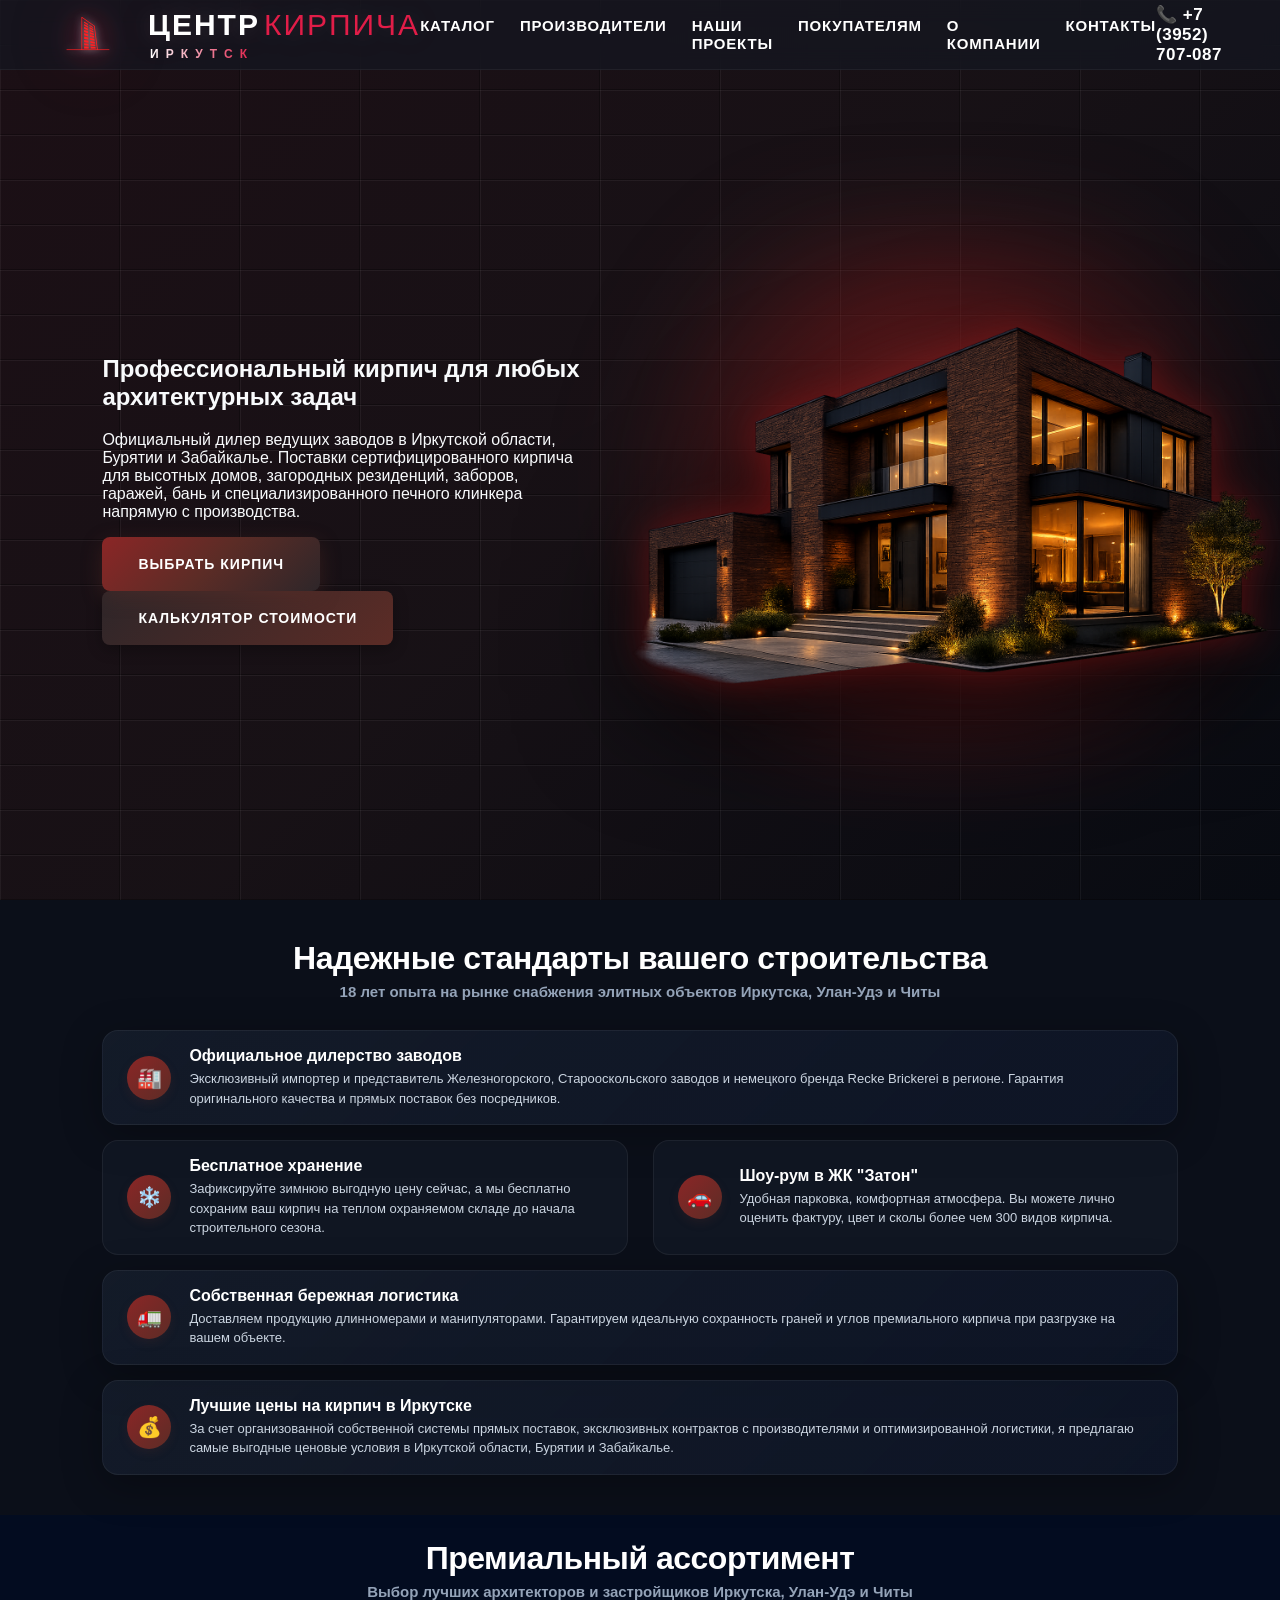
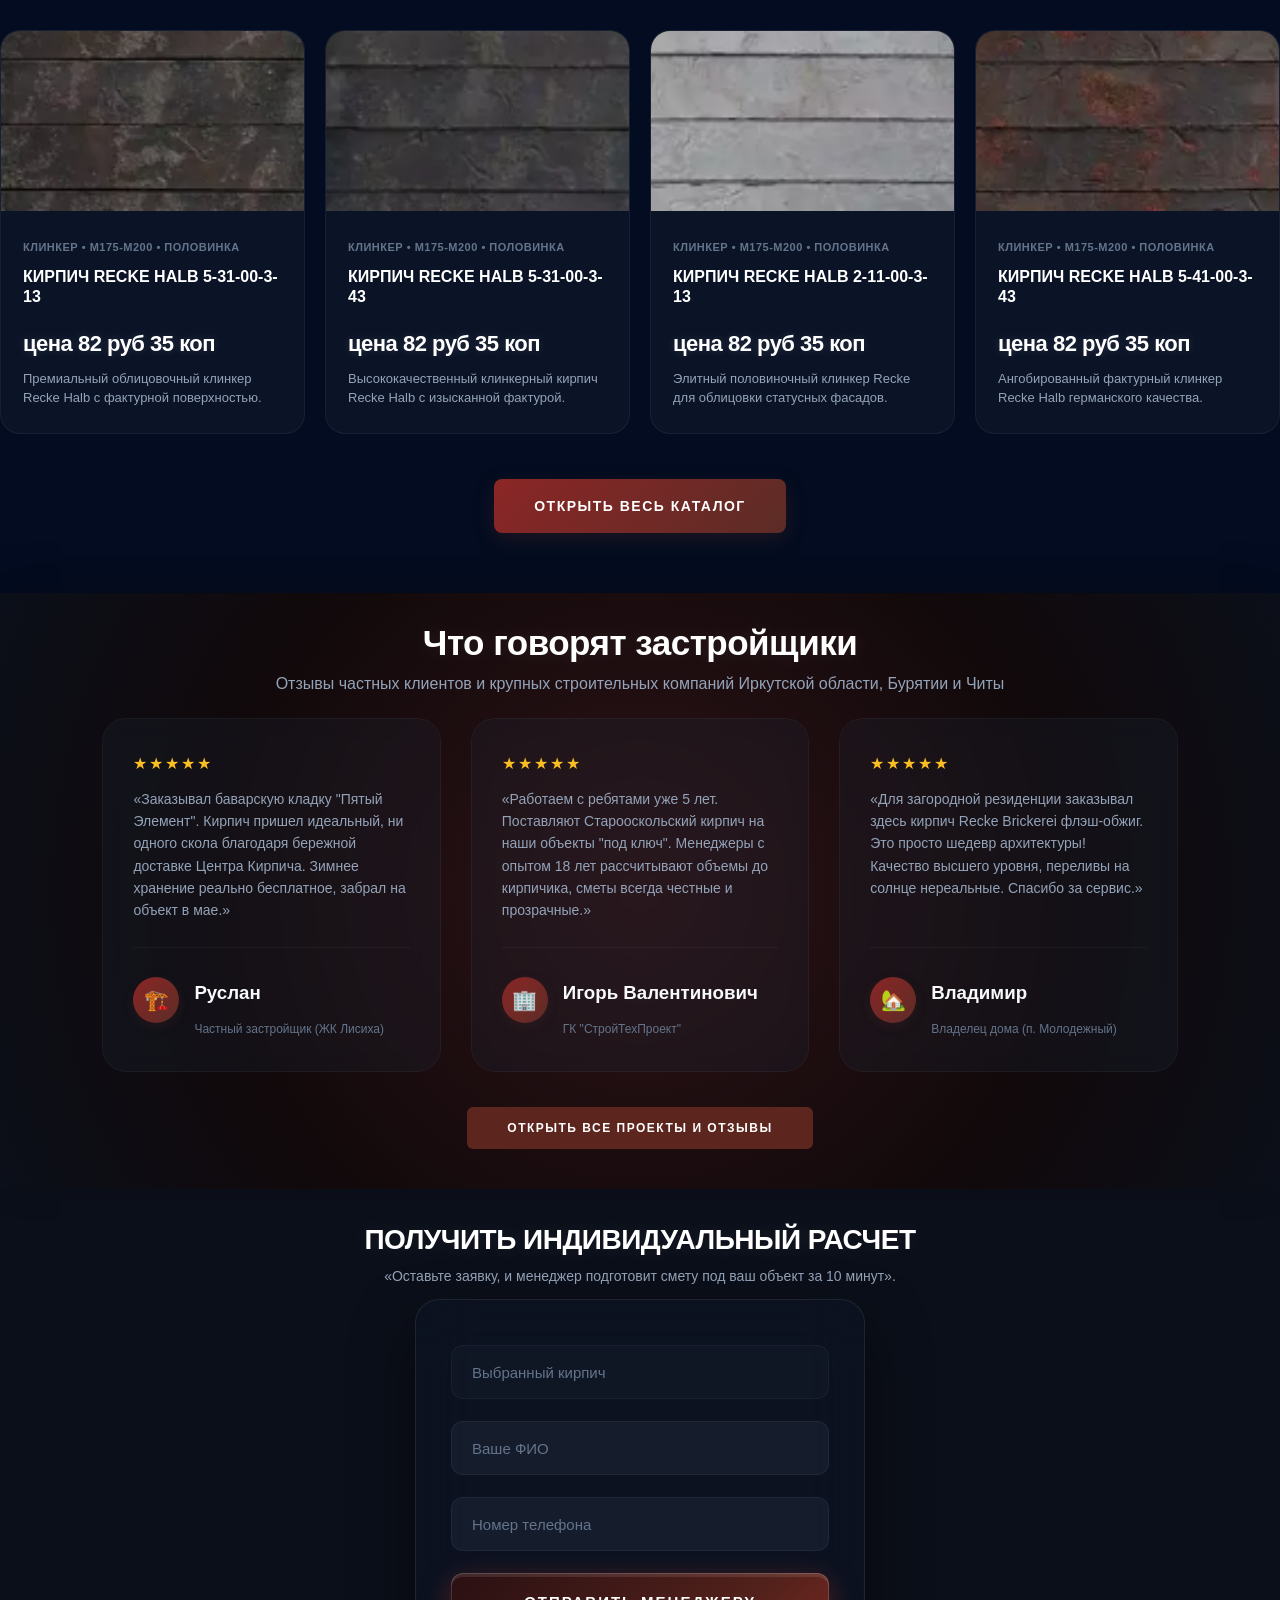
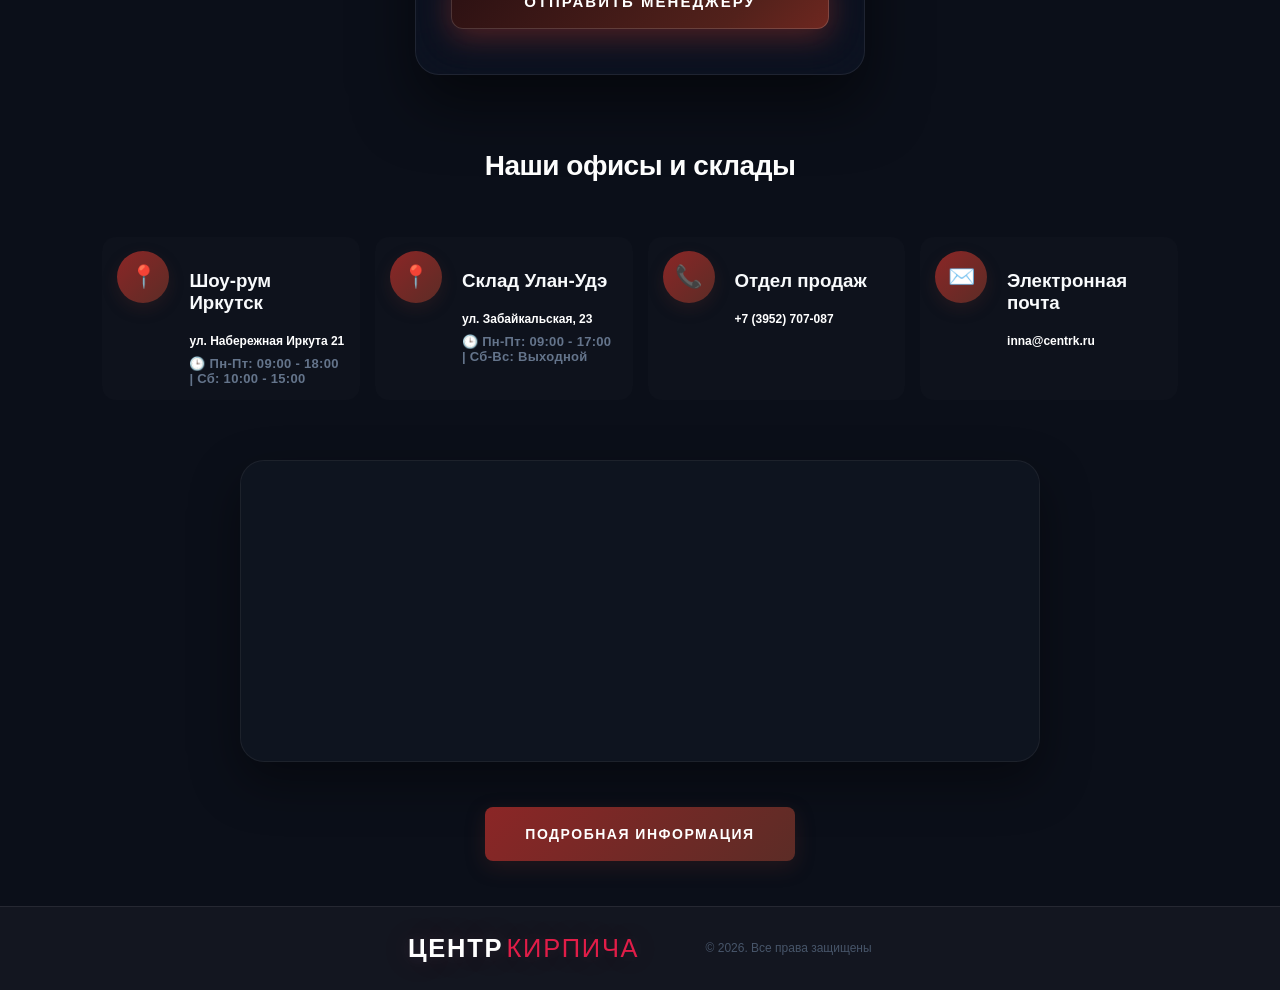
<file: index.html>
<!DOCTYPE html>
<html lang="ru">
<head>
    <meta charset="UTF-8">
    <meta name="viewport" content="width=device-width, initial-scale=1.0">
    <title>Купить кирпич в Иркутске по цене завода | Центр Кирпича</title>
    <meta name="description" content="Кирпич в Иркутске по цене завода. Официальный дилер заводов Иркутской области, Бурятии и Забайкалья. Бесплатное хранение зимой, доставка манипуляторами, расчёт сметы за 10 минут.">
    <link rel="canonical" href="https://centrk.ru/">

    <meta property="og:title" content="Купить кирпич в Иркутске по цене завода | Центр Кирпича">
    <meta property="og:description" content="Официальный дилер заводов Иркутской области, Бурятии и Забайкалья. Бесплатное хранение, доставка, расчёт сметы за 10 минут.">
    <meta property="og:type" content="website">
    <meta property="og:url" content="https://centrk.ru/">
    <meta property="og:image" content="https://centrk.ru/img/hero-house.webp">
    <meta property="og:locale" content="ru_RU">
    <link rel="stylesheet" href="style.css?v=777">
    <script type="application/ld+json">
{
  "@context": "https://schema.org",
  "@type": "Store",
  "name": "Центр Кирпича",
  "image": "https://centrk.ru/img/hero-house.webp",
  "telephone": "+7-3952-707-087",
  "email": "inna@centrk.ru",
  "url": "https://centrk.ru/",
  "address": {
    "@type": "PostalAddress",
    "streetAddress": "ул. Набережная Иркута 21",
    "addressLocality": "Иркутск",
    "addressCountry": "RU"
  },
  "openingHoursSpecification": [
    {
      "@type": "OpeningHoursSpecification",
      "dayOfWeek": ["Monday","Tuesday","Wednesday","Thursday","Friday"],
      "opens": "09:00",
      "closes": "18:00"
    },
    {
      "@type": "OpeningHoursSpecification",
      "dayOfWeek": "Saturday",
      "opens": "10:00",
      "closes": "15:00"
    }
  ]
}
</script>
</head>
<body id="index-page">

    <!--ШАПКА -->
    <header class="glass-header">
    <a href="index.html" class="logo-container" style="text-decoration: none !important;">
    <img src="img/logo-icon.webp" alt="Центр Кирпича" class="header-logo-img">
    <div class="logo-text-block">
        <div class="logo">ЦЕНТР<span>КИРПИЧА</span></div>
        <div class="logo-city">Иркутск</div>
    </div>
</a>
  <nav class="header-nav">
    <ul class="header-nav-menu">
        <li><a href="catalog.html">Каталог</a></li>
        <li><a href="production.html">Производители</a></li>
        <li><a href="objects.html">Наши проекты</a></li>
        <li><a href="info.html">ПОКУПАТЕЛЯМ</a></li>
        <li><a href="about.html">О компании</a></li>
        <li><a href="contacts.html">Контакты</a></li>
    </ul>
</nav>
    <div class="header-contacts">
        <a href="tel:+73952707087" class="phone-link">📞 +7 (3952) 707-087</a>
    </div>
     <div class="burger-menu-btn">
    <span></span>
    <span></span>
    <span></span>
</div>
</header>
    <!-- ГЛАВНЫЙ ЭКРАН С ДОМОМ -->
<section class="hero-cinema">
    <div class="hero-overlay-content">
        
        <!-- Левая колонка с текстом и кнопками -->
        <div class="hero-text-side">
            <h1>Профессиональный кирпич для любых архитектурных задач</h1>
            <p class="hero-description">
               Официальный дилер ведущих заводов в Иркутской области, Бурятии и Забайкалье. 
               Поставки сертифицированного кирпича для высотных домов, загородных резиденций, 
               заборов, гаражей, бань и специализированного печного клинкера напрямую с производства.
            </p>
            <div class="hero-buttons">
               <a href="#catalog" class="btn-gradient">ВЫБРАТЬ КИРПИЧ</a>
               <a href="javascript:void(0);" class="btn-outline" id="open-calc-trigger">КАЛЬКУЛЯТОР СТОИМОСТИ</a>
        </div>

        </div>

        <!-- ПРАВАЯ КОЛОНКА: Наш дом с подсветкой -->
        <div class="hero-image-side">
          <img src="img/hero-house.webp" alt="Премиальный кирпичный дом" class="premium-house-img">
        </div>

    </div>
</section>

    <!-- 2. СЕТКА BENTO (О компании и складах) -->
    <section class="bento-section" id="advantages">
    <div class="section-title">
        <h2>Надежные стандарты вашего строительства</h2>
        <p>18 лет опыта на рынке снабжения элитных объектов Иркутска, Улан-Удэ и Читы</p>
    </div>

    <!-- Обновленная Bento-сетка из 5 элементов -->
    <div class="brick-bento-grid">
        
        <!-- Карточка 1 (БОЛЬШАЯ ШИРОКАЯ) -->
        <div class="bento-card bento-wide">
            <div class="bento-icon-circle">🏭</div>
            <div class="bento-info">
                <h3>Официальное дилерство заводов</h3>
                <p>Эксклюзивный импортер и представитель Железногорского, Старооскольского заводов и немецкого бренда Recke Brickerei в регионе. Гарантия оригинального качества и прямых поставок без посредников.</p>
            </div>
        </div>

        <!-- Карточка 2 (Стандартная) -->
        <div class="bento-card">
            <div class="bento-icon-circle">❄️</div>
            <div class="bento-info">
                <h3>Бесплатное хранение</h3>
                <p>Зафиксируйте зимнюю выгодную цену сейчас, а мы бесплатно сохраним ваш кирпич на теплом охраняемом складе до начала строительного сезона.</p>
            </div>
        </div>

        <!-- Карточка 3 (Стандартная) -->
        <div class="bento-card">
            <div class="bento-icon-circle">🚗</div>
            <div class="bento-info">
                <h3>Шоу-рум в ЖК "Затон"</h3>
                <p>Удобная парковка, комфортная атмосфера. Вы можете лично оценить фактуру, цвет и сколы более чем 300 видов кирпича.</p>
            </div>
        </div>

        <!-- Карточка 4 (Стандартная) -->
        <div class="bento-card bento-wide">
            <div class="bento-icon-circle">🚛</div>
            <div class="bento-info">
                <h3>Собственная бережная логистика</h3>
                <p>Доставляем продукцию длинномерами и манипуляторами. Гарантируем идеальную сохранность граней и углов премиального кирпича при разгрузке на вашем объекте.</p>
            </div>
        </div>

        <!-- Карточка 5 (НОВАЯ - БОЛЬШАЯ ШИРОКАЯ) -->
        <div class="bento-card bento-wide">
            <div class="bento-icon-circle">💰</div>
            <div class="bento-info">
                <h3>Лучшие цены на кирпич в Иркутске</h3>
                <p>За счет организованной собственной системы прямых поставок, эксклюзивных контрактов с производителями и оптимизированной логистики, я предлагаю самые выгодные ценовые условия в Иркутской области, Бурятии и Забайкалье.</p>
            </div>
        </div>

    </div>
</section>

    <!-- 3. КАТАЛОГ ПОПУЛЯРНЫХ БРЕНДОВ (Аккуратные карточки) -->
  <section class="premium-catalog-section" id="catalog">
    <div class="section-title">
        <h2>Премиальный ассортимент</h2>
        <p>Выбор лучших архитекторов и застройщиков Иркутска, Улан-Удэ и Читы</p>
    </div>
          <!-- Контейнер пустой! JavaScript сам заполнит его товарами из базы данных -->
<div class="showcase-grid" id="catalogRenderBox"></div>
    <!-- Кнопка под общий стиль клинкерного обжига -->
    <div class="catalog-action-block">
        <a href="catalog.html" class="btn-view-all">Открыть весь каталог</a>
    </div>
</section>

    <!-- 4. ОТЗЫВЫ КЛИЕНТОВ И СТРОИТЕЛЕЙ -->
   <section class="premium-testimonials-section" id="testimonials">
    <!-- Выравниваем заголовок по левому краю под общий стиль сайта -->
    <div class="testimonials-header-block">
        <h2>Что говорят застройщики</h2>
        <p>Отзывы частных клиентов и крупных строительных компаний Иркутской области, Бурятии и Читы</p>
    </div>
    
    <!-- Сетка, которая выстроит 6 премиум-карточек по 3 в ряд -->
    <div class="reviews-bento-grid">
        
          <!-- Отзыв 1 -->
        <div class="review-brick-card">
            <div class="stars-gold">★★★★★</div>
            <p class="review-brick-text">«Заказывал баварскую кладку "Пятый Элемент". Кирпич пришел идеальный, ни одного скола благодаря бережной доставке Центра Кирпича. Зимнее хранение реально бесплатное, забрал на объект в мае.»</p>
            <div class="reviewer-brick-info">
                <div class="avatar-circle">🏗️</div>
                <div class="reviewer-brick-meta">
                    <h3>Руслан</h3>
                    <span>Частный застройщик (ЖК Лисиха)</span>
                </div>
            </div>
        </div>
        
        <!-- Отзыв 2 -->
        <div class="review-brick-card">
            <div class="stars-gold">★★★★★</div>
            <p class="review-brick-text">«Работаем с ребятами уже 5 лет. Поставляют Старооскольский кирпич на наши объекты "под ключ". Менеджеры с опытом 18 лет рассчитывают объемы до кирпичика, сметы всегда честные и прозрачные.»</p>
            <div class="reviewer-brick-info">
                <div class="avatar-circle">🏢</div>
                <div class="reviewer-brick-meta">
                    <h3>Игорь Валентинович</h3>
                    <span>ГК "СтройТехПроект"</span>
                </div>
            </div>
        </div>
        
        <!-- Отзыв 3 -->
        <div class="review-brick-card">
            <div class="stars-gold">★★★★★</div>
            <p class="review-brick-text">«Для загородной резиденции заказывал здесь кирпич Recke Brickerei флэш-обжиг. Это просто шедевр архитектуры! Качество высшего уровня, переливы на солнце нереальные. Спасибо за сервис.»</p>
            <div class="reviewer-brick-info">
                <div class="avatar-circle">🏡</div>
                <div class="reviewer-brick-meta">
                    <h3>Владимир</h3>
                    <span>Владелец дома (п. Молодежный)</span>
                </div>
            </div>
        </div>
    </div>
       
         <!-- КНОПКА-МОСТ НА СТРАНИЦУ НАШИХ ПРОЕКТОВ -->
          <div class="reviews-action-block">
    <a href="objects.html" class="reviews-btn-all">Открыть все проекты и отзывы</a>
</div>


</section>

    <!-- 5. КОМПАКТНАЯ ФОРМА ЗАПИСИ  -->
  <div class="custom-form-header">
    <h2>ПОЛУЧИТЬ ИНДИВИДУАЛЬНЫЙ РАСЧЕТ</h2>
    <p>«Оставьте заявку, и менеджер подготовит смету под ваш объект за 10 минут».</p>
</div>

<div class="premium-booking">
    <form id="lead-main-form">
        
        <!-- 1. Название кирпича -->
        <div class="booking-field">
       <input type="text" id="lead-brick-select" placeholder="Выбранный кирпич" readonly class="lead-readonly-input">
</div>

        <!-- 2. Объём: Площадь или Штуки -->
        <div id="lead-quantity-display" class="lead-summary-block">
            <span id="lead-quantity-title">Количество:</span>
            <span id="lead-quantity-value">0 шт.</span>
        </div>

        <!-- 3. Строка для вывода штук под площадью -->
        <div id="lead-pcs-display" class="lead-summary-block">
            <span>Количество:</span>
            <span id="lead-pcs-value">0 шт.</span>
        </div>

        <!-- 4. Сумма расчета -->
        <div id="lead-sum-display" class="lead-summary-block">
            Предварительная стоимость: <span id="lead-final-price">0 ₽</span>
        </div>

        <!-- ПОЛЯ КОНТАКТОВ КЛИЕНТА -->
        <div class="booking-field">
        <input type="text" id="lead-client-name" placeholder="Ваше ФИО" required>
        </div>
        <div class="booking-field">
        <input type="tel" id="lead-client-phone" placeholder="Номер телефона" required>
        </div>
        
        <button type="submit" id="lead-submit-btn" class="booking-submit">Отправить Менеджеру</button>
    </form>
</div>
<!-- ==========================================================================
     ВСПЛЫВАЮЩЕЕ ОКНО УСПЕХА 
========================================================================== -->
<div id="premium-success-modal" class="premium-success-overlay">
    <div class="premium-success-box">
        <div class="success-icon-circle">✓</div>
        <h3>РАСЧЁТ УСПЕШНО ОТПРАВЛЕН!</h3>
        <p>Ваша смета уже улетела на почту. Менеджер Центра Кирпича свяжется с вами в течение 10–15 минут для подтверждения деталей.</p>
    </div>
</div>
    <!-- 6. КОНТАКТЫ (Иркутск и Улан-Удэ) -->
   <section id="contacts" class="contacts-section">
    <h2>Наши офисы и склады</h2>
    
    <div class="premium-contacts-grid">
        
        <!-- Карточка 1: Иркутск + Время работы -->
        <div class="contact-brick-item">
            <span class="brick-icon-circle">📍</span>
            <div class="contact-meta-text">
                <h3>Шоу-рум Иркутск</h3>
                <span>ул. Набережная Иркута 21</span>
                <!-- Пафосная строчка режима работы -->
                <p class="work-time-badge">🕒 Пн-Пт: 09:00 - 18:00 | Сб: 10:00 - 15:00</p>
            </div>
        </div>

        <!-- Карточка 2: Улан-Удэ + Время работы -->
        <div class="contact-brick-item">
            <span class="brick-icon-circle">📍</span>
            <div class="contact-meta-text">
                <h3>Склад Улан-Удэ</h3>
                <span>ул. Забайкальская, 23</span>
                <p class="work-time-badge">🕒 Пн-Пт: 09:00 - 17:00 | Сб-Вс: Выходной</p>
            </div>
        </div>

        <div class="contact-brick-item">
            <span class="brick-icon-circle">📞</span>
            <div class="contact-meta-text">
                <h3>Отдел продаж</h3>
                <a href="tel:+73952707087" class="contact-link-val">+7 (3952) 707-087</a>
            </div>
        </div>

        <div class="contact-brick-item">
            <span class="brick-icon-circle">✉️</span>
            <div class="contact-meta-text">
                <h3>Электронная почта</h3>
                <a href="mailto:inna@centrk.ru" class="contact-link-val">inna@centrk.ru</a>
            </div>
        </div>

    </div>

    <!-- ВСТРАИВАЕМ  КАРТУ (Яндекс.Карты) -->
        <div class="premium-map-container">
        <iframe src="https://www.google.com/maps/embed?pb=!1m18!1m12!1m3!1d428.2566614101224!2d103.86741506241015!3d52.61326247835599!2m3!1f0!2f0!3f0!3m2!1i1024!2i768!4f13.1!3m3!1m2!1s0x5d07765bc2cdf8e1%3A0xd0d9dc0d78c5f801!2z0YPQuy4g0J3QsNCx0LXRgNC10LbQvdCw0Y8sIDIxLCDQndCw0LHQtdGA0LXQttC90YvQuSwg0JjRgNC60YPRgtGB0LrQsNGPINC-0LHQuy4sINCg0L7RgdGB0LjRjywgNjY1ODUy!5e0!3m2!1sru!2skr!4v1783583004036!5m2!1sru!2skr"></iframe>
    </div>

        <div class="catalog-action-block">
        <a href="contacts.html" class="btn-view-all">Подробная информация</a>
    </div>
</section>

<!-- (ФУТЕР) -->
<footer class="main-footer">
    <div class="footer-row">
        
        <div class="footer-left">
            <a href="index.html" class="logo-container">
                <div class="logo">ЦЕНТР<span>КИРПИЧА</span></div>
            </a>
            <span class="footer-copyright">© 2026. Все права защищены</span>
        </div>
    </div>
</footer>
<!-- ИНТАКТИВНОЕ ОКНО СМАРТ-КАЛЬКУЛЯТОРА -->
<div class="calculator-modal" id="calcModal">
    <div class="calc-box-content" id="calcModalBody">
        <button class="close-calc-btn" id="closeCalc">&times;</button>
        
        <h3 id="calcModalTitle">Рассчитать стоимость кирпича</h3>
        <p class="calc-subtitle" id="calcModalSubtitle">Укажите объем кирпича для расчета стоимости</p>
        
        <!-- ТУМБЛЕР ВЫБОРА РЕЖИМА РАСЧЕТА -->
        <div class="calc-mode-switcher" style="display: flex; justify-content: center; gap: 10px; margin: 20px 0; background: rgba(255,255,255,0.03); padding: 6px; border-radius: 10px; border: 1px solid rgba(255,255,255,0.05);">
            <button type="button" id="modeBtnPcs" class="mode-switch-btn active" style="flex: 1; padding: 10px; border: none; border-radius: 8px; font-size: 12px; font-weight: 700; text-transform: uppercase; cursor: pointer; transition: all 0.3s; background: #e11d48; color: #ffffff;">В штуках</button>
            <button type="button" id="modeBtnSqm" class="mode-switch-btn" style="flex: 1; padding: 10px; border: none; border-radius: 8px; font-size: 12px; font-weight: 700; text-transform: uppercase; cursor: pointer; transition: all 0.3s; background: transparent; color: #64748b;">В кв. м.</button>
        </div>

        <!-- Контейнер выбора кирпича -->
        <div class="calc-field" id="calcSelectContainer">
            <label for="brickSelect">Выберите кирпич из каталога:</label>
            <div class="booking-field with-arrow">
                <select id="brickSelect" required>
                    <!-- 🔥 ИСПРАВЛЕНО: Этот пункт удерживает твой дизайн и стили CSS, пока страница загружается -->
                    <option value="" disabled selected hidden>— Нажмите, чтобы выбрать кирпич —</option>
                </select>
            </div>
        </div>

        <!-- Поле ввода объема -->
        <div class="calc-field">
            <label id="calcInputLabel" for="brickQuantity">Укажите объем заказа (в штуках):</label>
            <input type="number" id="brickQuantity" placeholder="Например: 3000">
        </div>

        <div class="calc-total-block">
            <!-- Строка базовой цены -->
            <div style="font-size: 13px; color: #94a3b8; font-weight: 700; text-transform: uppercase; margin-bottom: 12px; letter-spacing: 0.5px;">
                Фиксированная цена: <span style="color: #ffffff; font-size: 15px; font-weight: 800;" id="calcBasePriceTag"></span>
            </div>
            <hr style="border: none; border-top: 1px solid rgba(255, 255, 255, 0.05); margin: 0 0 12px 0;">
            <span>Предварительная стоимость:</span>
            <div class="total-sum-val" id="totalSum">0 ₽</div>
        </div>

        <button class="calc-send-btn" id="calcSubmitBtn">Получить предварительный расчет</button>
    </div>
</div>

 <script src="script.js"></script>

 <button type="button" id="scrollUpBtn" style="position: fixed; right: 30px; bottom: 30px; width: 45px; height: 45px; background: rgba(15, 23, 42, 0.6); backdrop-filter: blur(8px); -webkit-backdrop-filter: blur(8px); border: 1px solid rgba(255, 255, 255, 0.1); color: #ffffff; font-size: 18px; font-weight: bold; border-radius: 50%; cursor: pointer; display: flex; justify-content: center; align-items: center; opacity: 0; visibility: hidden; transition: all 0.3s ease; z-index: 9999; box-shadow: 0 4px 15px rgba(0, 0, 0, 0.5);" onmouseover="this.style.background='rgba(225, 29, 72, 0.2)'; this.style.borderColor='#e11d48'; this.style.color='#e11d48';" onmouseout="this.style.background='rgba(15, 23, 42, 0.6)'; this.style.borderColor='rgba(255, 255, 255, 0.1)'; this.style.color='#ffffff';">↑</button>

</body>
</html>
</file>
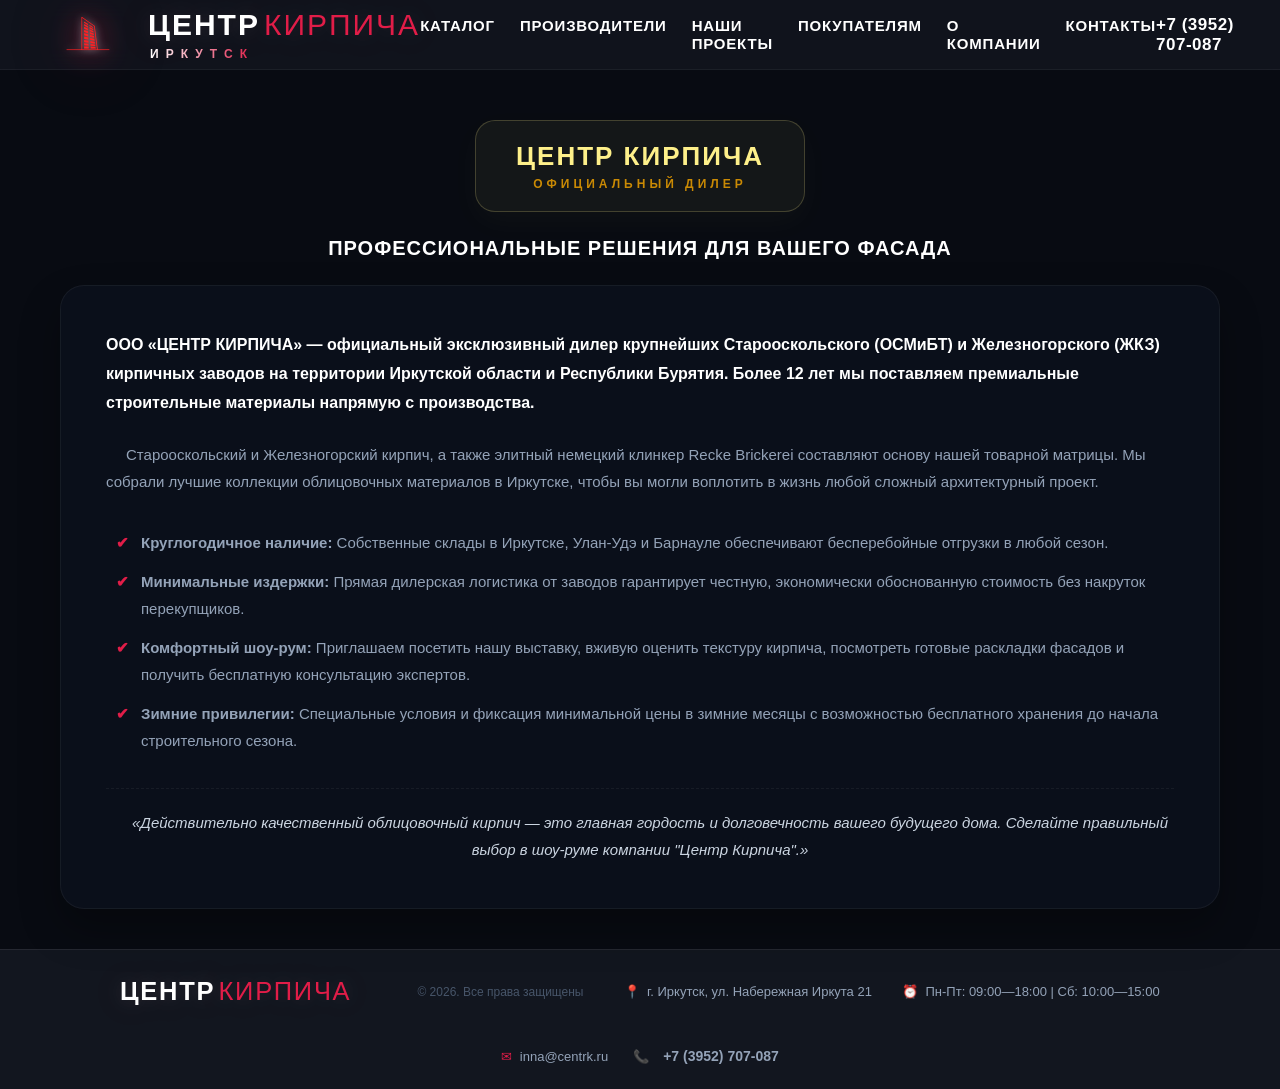
<file: about.html>
<!DOCTYPE html>
<html lang="ru">
<head>
    <meta charset="UTF-8">
    <meta name="viewport" content="width=device-width, initial-scale=1.0">
    <title>О компании | Центр Кирпича</title>
    <link rel="stylesheet" href="style.css">
</head>
<body style="margin: 0; padding: 0; background: #080b12; color: #ffffff; font-family: sans-serif; min-height: 100vh; display: flex; flex-direction: column;">

        <!--ШАПКА -->
    <header class="glass-header">
    <a href="index.html" class="logo-container" style="text-decoration: none !important;">
    <img src="img/logo-icon.webp" alt="Центр Кирпича" class="header-logo-img">
    <div class="logo-text-block">
        <div class="logo">ЦЕНТР<span>КИРПИЧА</span></div>
        <div class="logo-city">Иркутск</div>
    </div>
</a>
  <nav class="header-nav">
    <ul class="header-nav-menu">
        <li><a href="catalog.html">Каталог</a></li>
        <li><a href="production.html">Производители</a></li>
        <li><a href="objects.html">Наши проекты</a></li>
        <li><a href="info.html">ПОКУПАТЕЛЯМ</a></li>
        <li><a href="about.html">О компании</a></li>
        <li><a href="contacts.html">Контакты</a></li>
    </ul>
</nav>
    <div class="header-contacts">
        <a href="tel:+73952707087" class="phone-link">+7 (3952) 707-087</a>
        </div>
        <div class="burger-menu-btn">
        <span></span>
        <span></span>
        <span></span>
    </div>
</header>

    <!-- 2. ГЛАВНЫЙ КОНТЕНТ СТРАНИЦЫ О КОМПАНИИ (СТРОГО ПО ВАШЕМУ МАКЕТУ) -->
    <main style="flex: 1; max-width: 1200px; margin: 120px auto 40px auto; padding: 0 20px; width: 100%; box-sizing: border-box;">
        
        <!-- Заголовок и Желто-золотой логотип из ТЗ -->
        <div style="text-align: center; margin-bottom: 25px;">
            <div style="display: inline-block; padding: 20px 40px; background: rgba(254, 240, 138, 0.05); border-radius: 20px; border: 1px solid rgba(254, 240, 138, 0.2); box-shadow: 0 10px 30px rgba(254, 240, 138, 0.03); margin-bottom: 25px;">
                <h2 style="margin: 0; font-size: 26px; font-weight: 900; color: #fef08a; letter-spacing: 2px; text-transform: uppercase;">ЦЕНТР КИРПИЧА</h2>
                <div style="font-size: 12px; color: #ca8a04; letter-spacing: 4px; text-transform: uppercase; margin-top: 5px; font-weight: 700;">Официальный дилер</div>
            </div>
            <h1 style="font-size: 20px; font-weight: 800; color: #ffffff; margin: 0; text-transform: uppercase; letter-spacing: 1px;">Профессиональные решения для вашего фасада</h1>
        </div>

        <!-- Текстовый блок истории и надежности -->
         <div style="background: rgba(15, 23, 42, 0.4); backdrop-filter: blur(12px); border: 1px solid rgba(255, 255, 255, 0.05); border-radius: 24px; padding: 45px; box-shadow: 0 20px 40px rgba(0,0,0,0.3); line-height: 1.8; font-size: 15px; color: #94a3b8; display: flex; flex-direction: column; gap: 24px;">
            
            <p style="margin: 0; font-size: 16px; color: #ffffff; font-weight: 600;">
                ООО «ЦЕНТР КИРПИЧА» — официальный эксклюзивный дилер крупнейших Старооскольского (ОСМиБТ) и Железногорского (ЖКЗ) кирпичных заводов на территории Иркутской области и Республики Бурятия. Более 12 лет мы поставляем премиальные строительные материалы напрямую с производства.
            </p>

            <p style="margin: 0; text-indent: 20px;">
                Старооскольский и Железногорский кирпич, а также элитный немецкий клинкер Recke Brickerei составляют основу нашей товарной матрицы. Мы собрали лучшие коллекции облицовочных материалов в Иркутске, чтобы вы могли воплотить в жизнь любой сложный архитектурный проект.
            </p>

            <!-- Блок ключевых фактов с красивыми галочками -->
            <div style="display: flex; flex-direction: column; gap: 12px; margin: 10px 0; padding-left: 10px;">
                <div style="display: flex; align-items: flex-start; gap: 12px;">
                    <span style="color: #e11d48; font-weight: bold;">✔</span>
                    <span><strong>Круглогодичное наличие:</strong> Собственные склады в Иркутске, Улан-Удэ и Барнауле обеспечивают бесперебойные отгрузки в любой сезон.</span>
                </div>
                <div style="display: flex; align-items: flex-start; gap: 12px;">
                    <span style="color: #e11d48; font-weight: bold;">✔</span>
                    <span><strong>Минимальные издержки:</strong> Прямая дилерская логистика от заводов гарантирует честную, экономически обоснованную стоимость без накруток перекупщиков.</span>
                </div>
                <div style="display: flex; align-items: flex-start; gap: 12px;">
                    <span style="color: #e11d48; font-weight: bold;">✔</span>
                    <span><strong>Комфортный шоу-рум:</strong> Приглашаем посетить нашу выставку, вживую оценить текстуру кирпича, посмотреть готовые раскладки фасадов и получить бесплатную консультацию экспертов.</span>
                </div>
                <div style="display: flex; align-items: flex-start; gap: 12px;">
                    <span style="color: #e11d48; font-weight: bold;">✔</span>
                    <span><strong>Зимние привилегии:</strong> Специальные условия и фиксация минимальной цены в зимние месяцы с возможностью бесплатного хранения до начала строительного сезона.</span>
                </div>
            </div>

            <p style="margin: 0; text-indent: 20px; font-style: italic; color: #cbd5e1; text-align: center; border-top: 1px dashed rgba(255,255,255,0.05); padding-top: 20px;">
                «Действительно качественный облицовочный кирпич — это главная гордость и долговечность вашего будущего дома. Сделайте правильный выбор в шоу-руме компании "Центр Кирпича".»
            </p>

        </div>

    </main>

    <!-- 3.-ФУТЕР КАТАЛОГА -->
        <footer class="main-footer">
    <div class="footer-row">
        
        <div class="footer-left">
            <a href="index.html" class="logo-container">
                <div class="logo">ЦЕНТР<span>КИРПИЧА</span></div>
            </a>
            <span class="footer-copyright">© 2026. Все права защищены</span>
        </div>

        <div class="footer-center">
            <div><span>📍</span> г. Иркутск, ул. Набережная Иркута 21</div>
            <div><span>⏰</span> Пн-Пт: 09:00—18:00 | Сб: 10:00—15:00</div>
        </div>

        <div class="footer-right">
            <div><span>✉</span> <a href="mailto:inna@centrk.ru">inna@centrk.ru</a></div>
            <div class="footer-socials">
                <span>📞</span>
                <a href="tel:+73952707087" class="footer-phone">+7 (3952) 707-087</a>
            </div>
        </div>

    </div>
</footer>

    <script src="script.js"></script>
    </body>
</html>
</file>
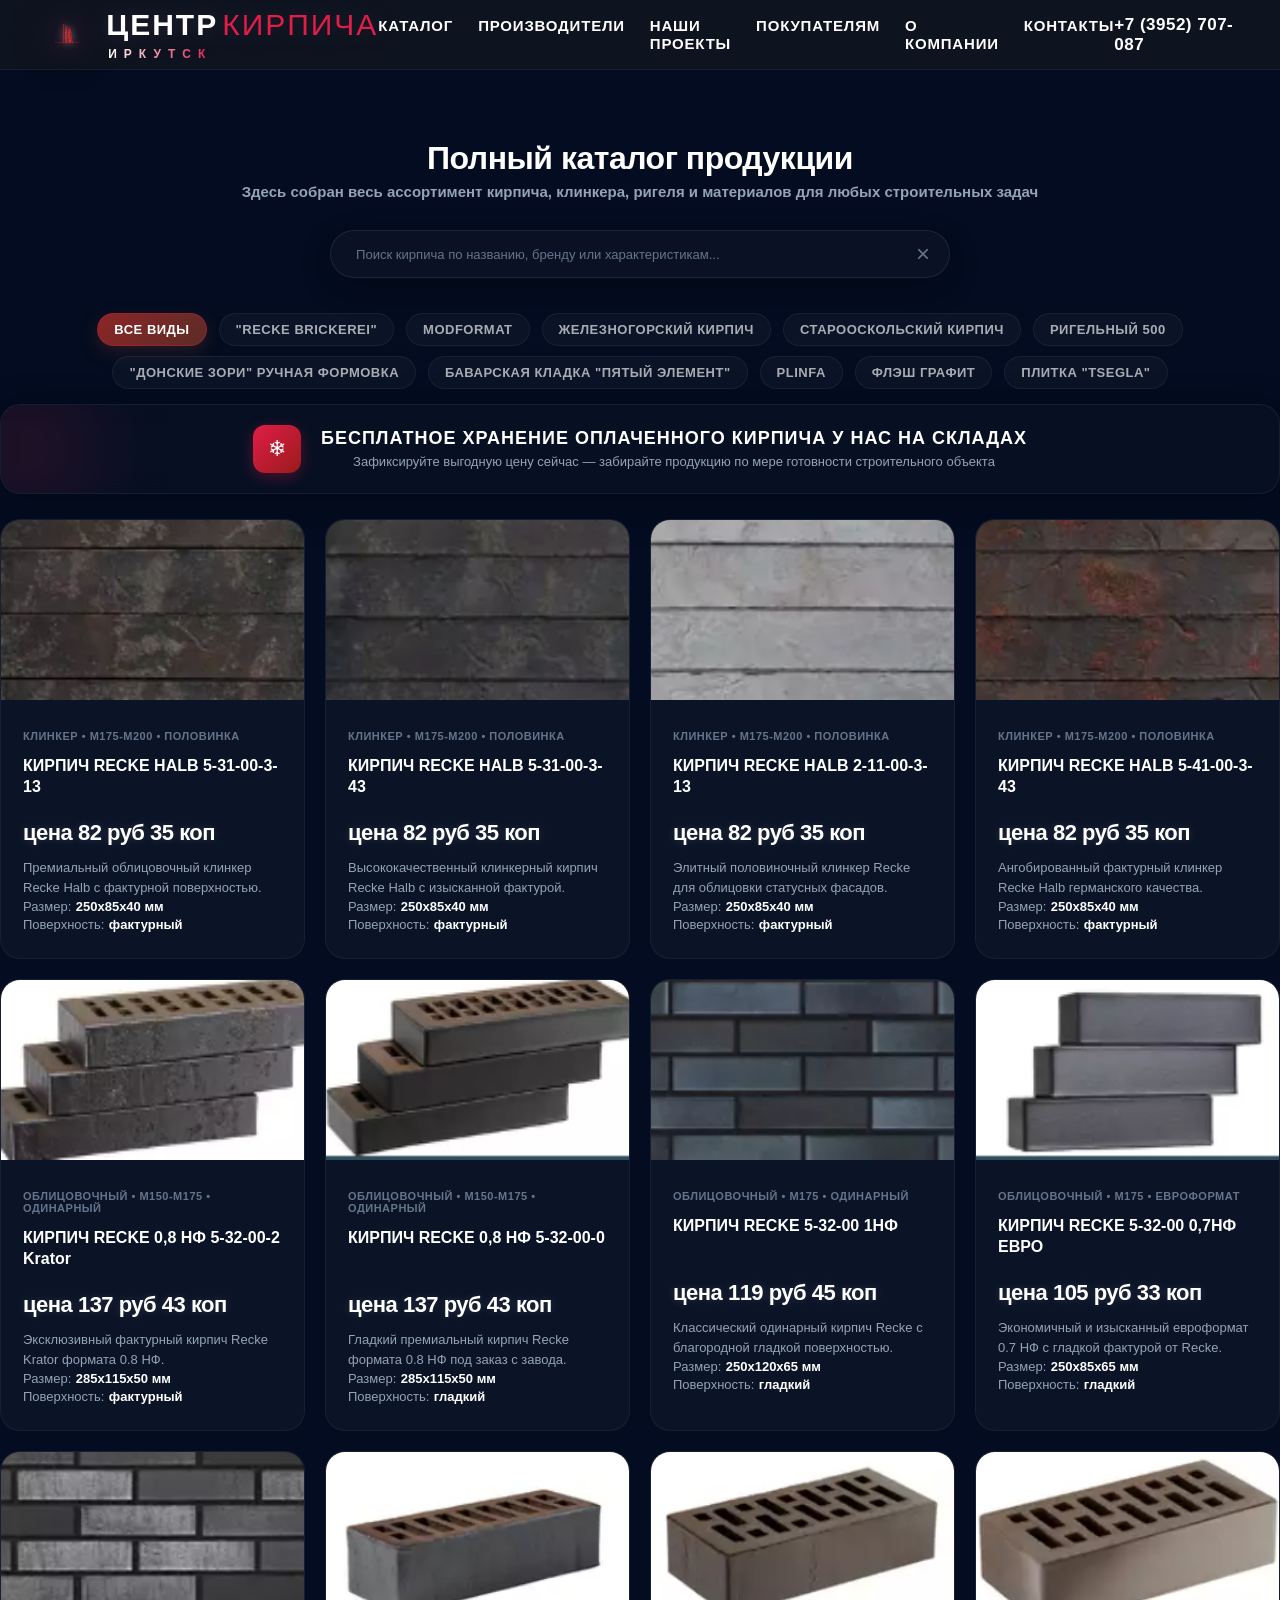
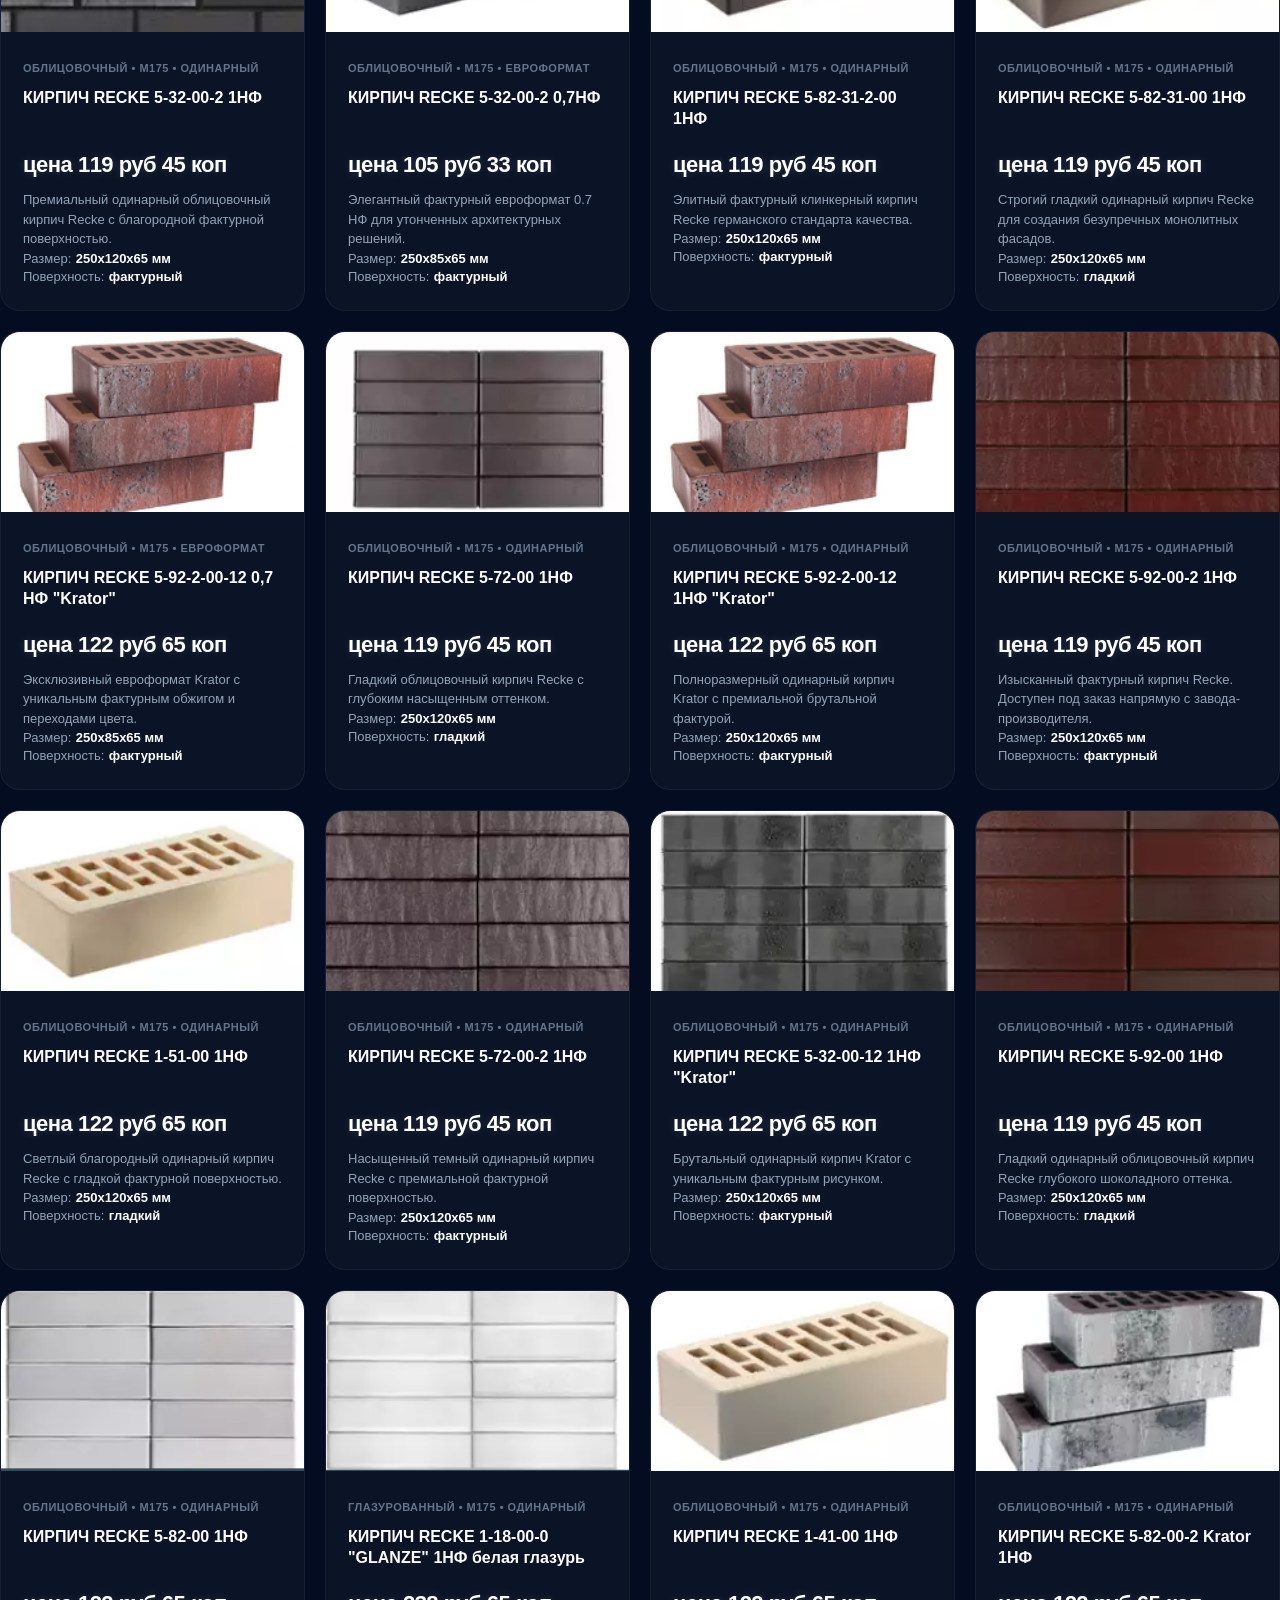
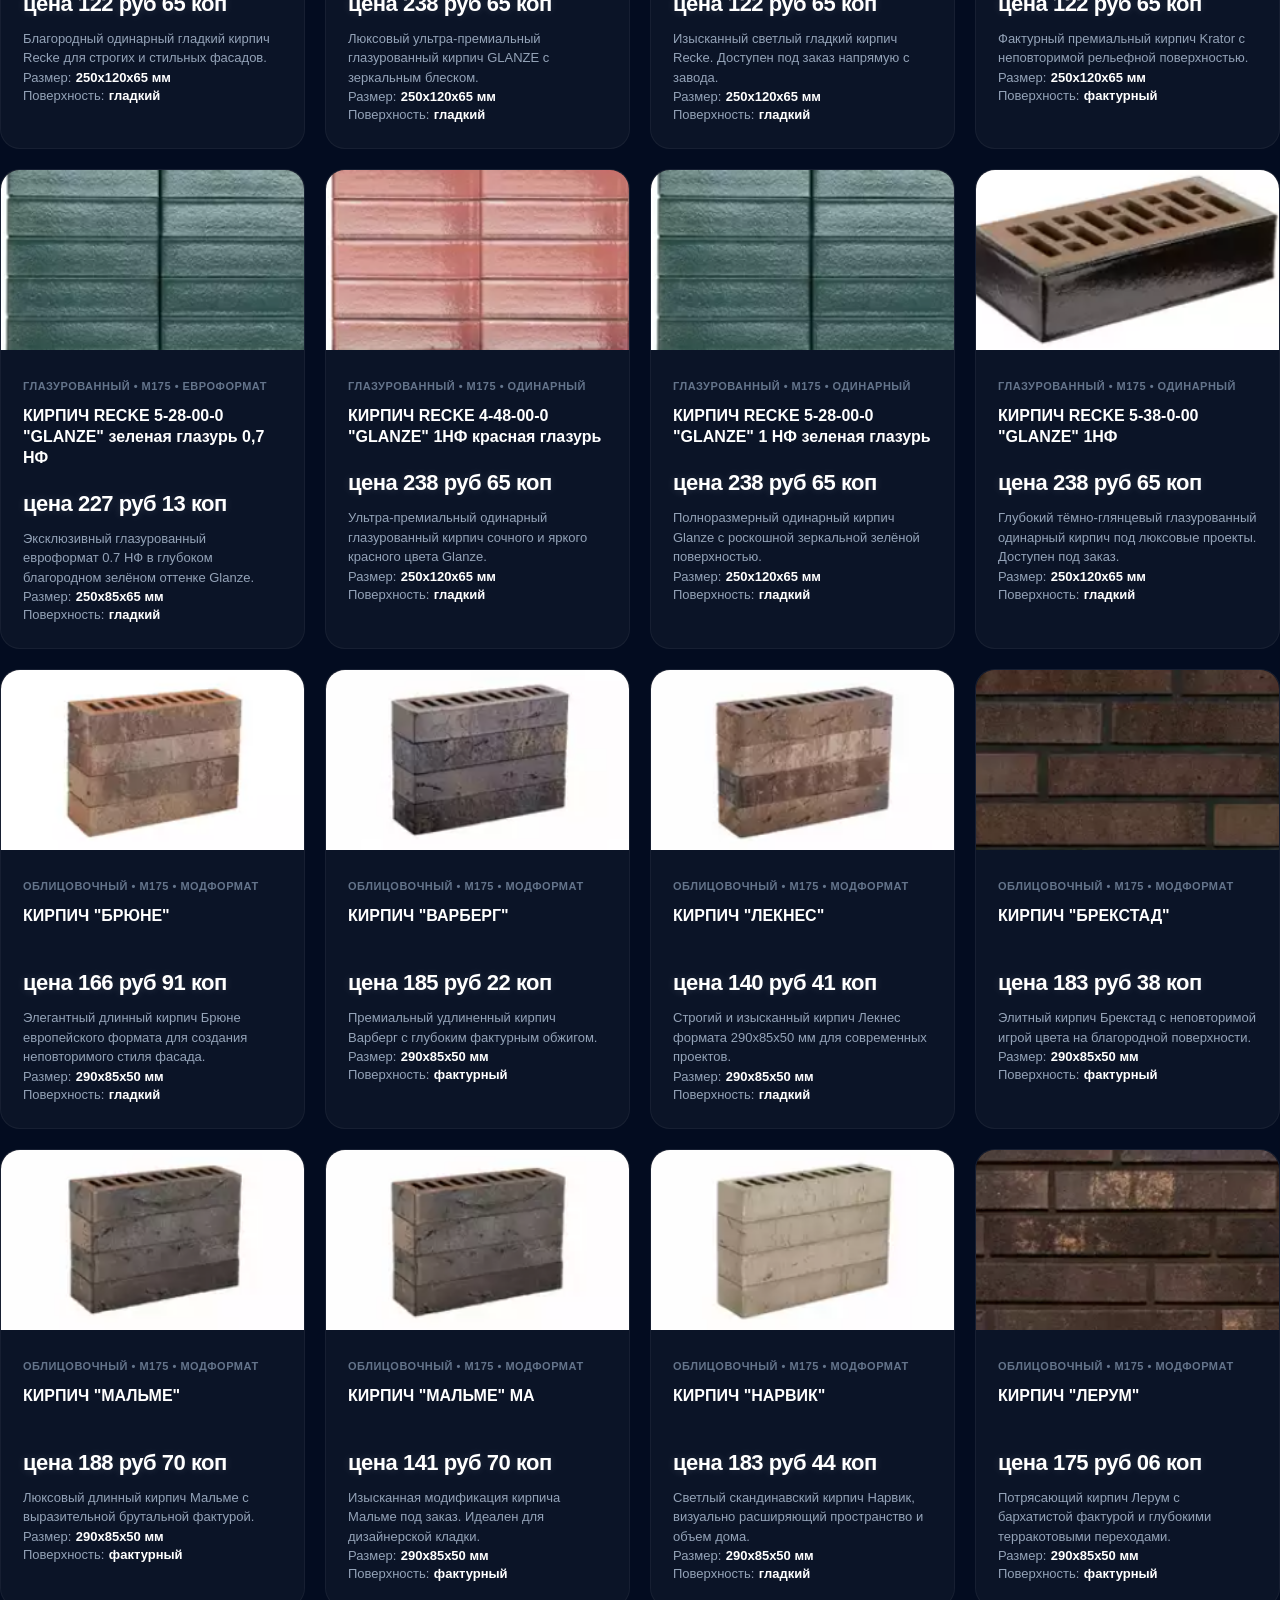
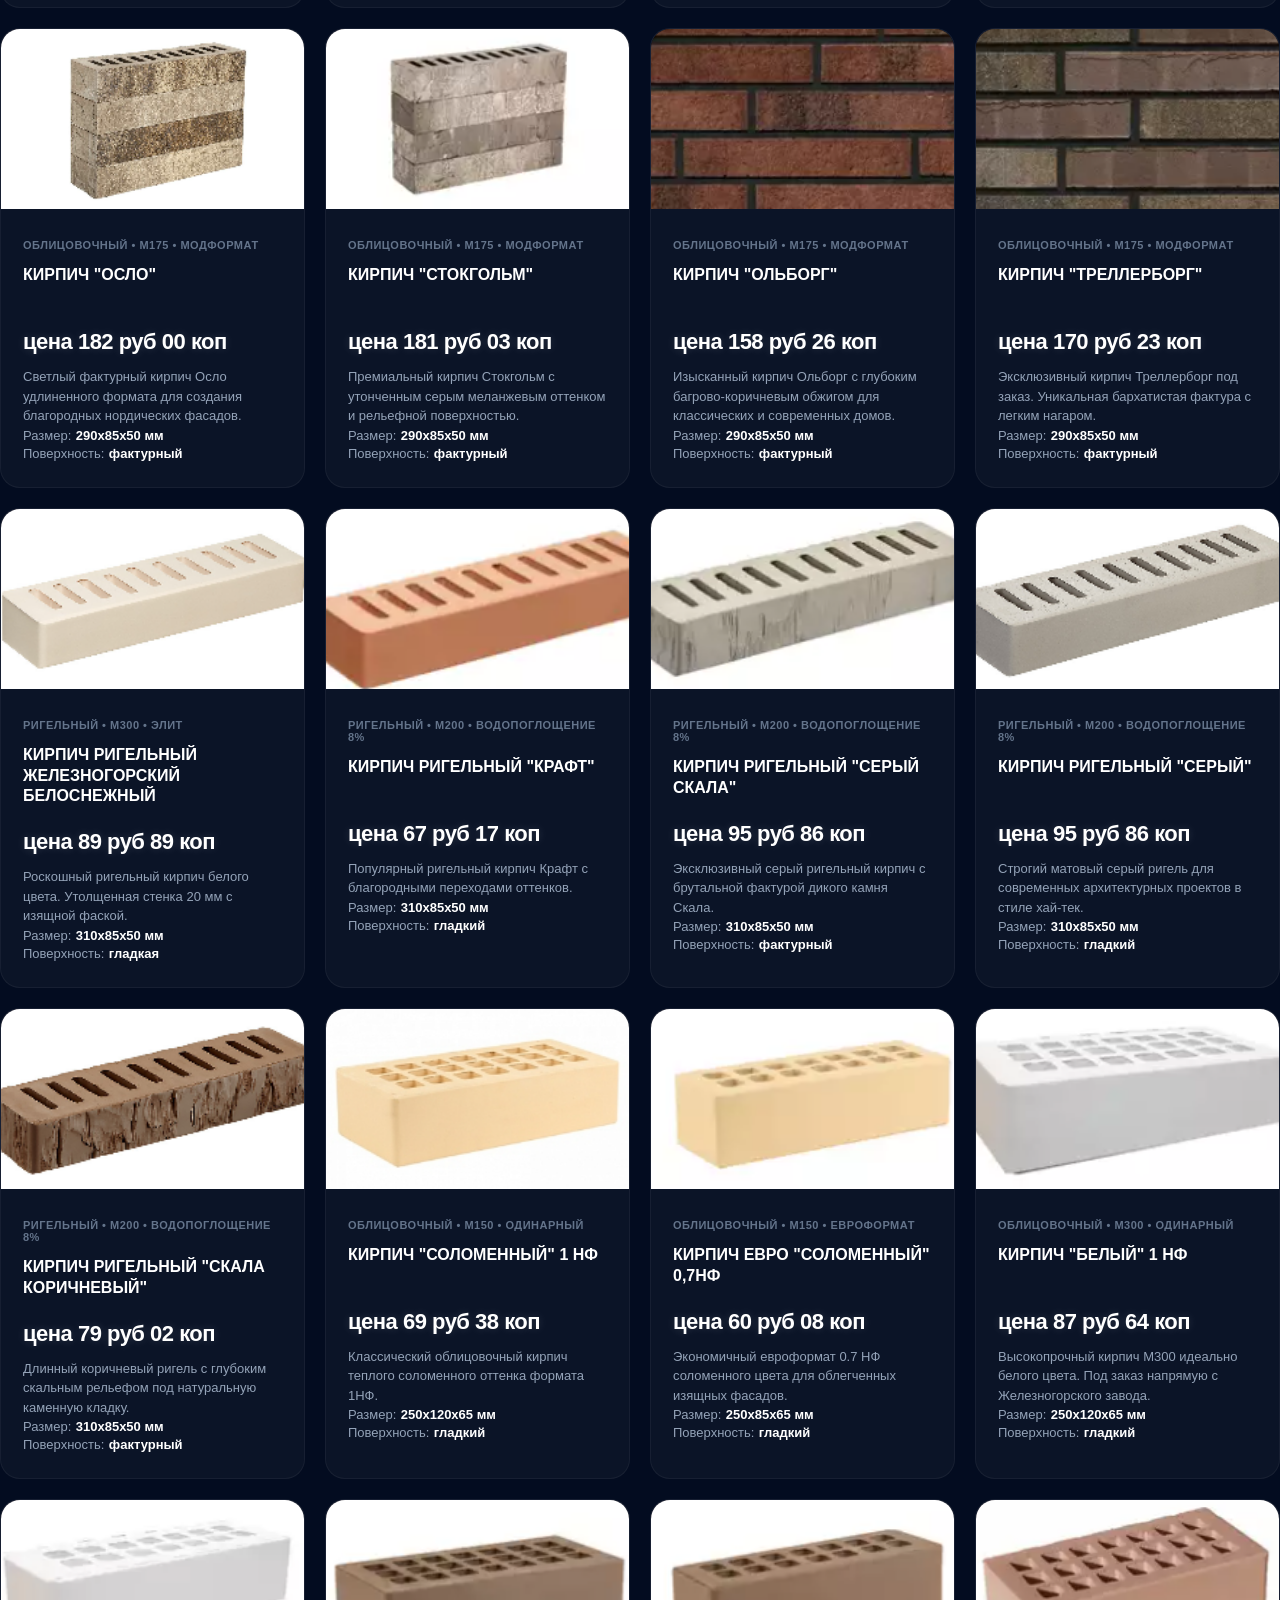
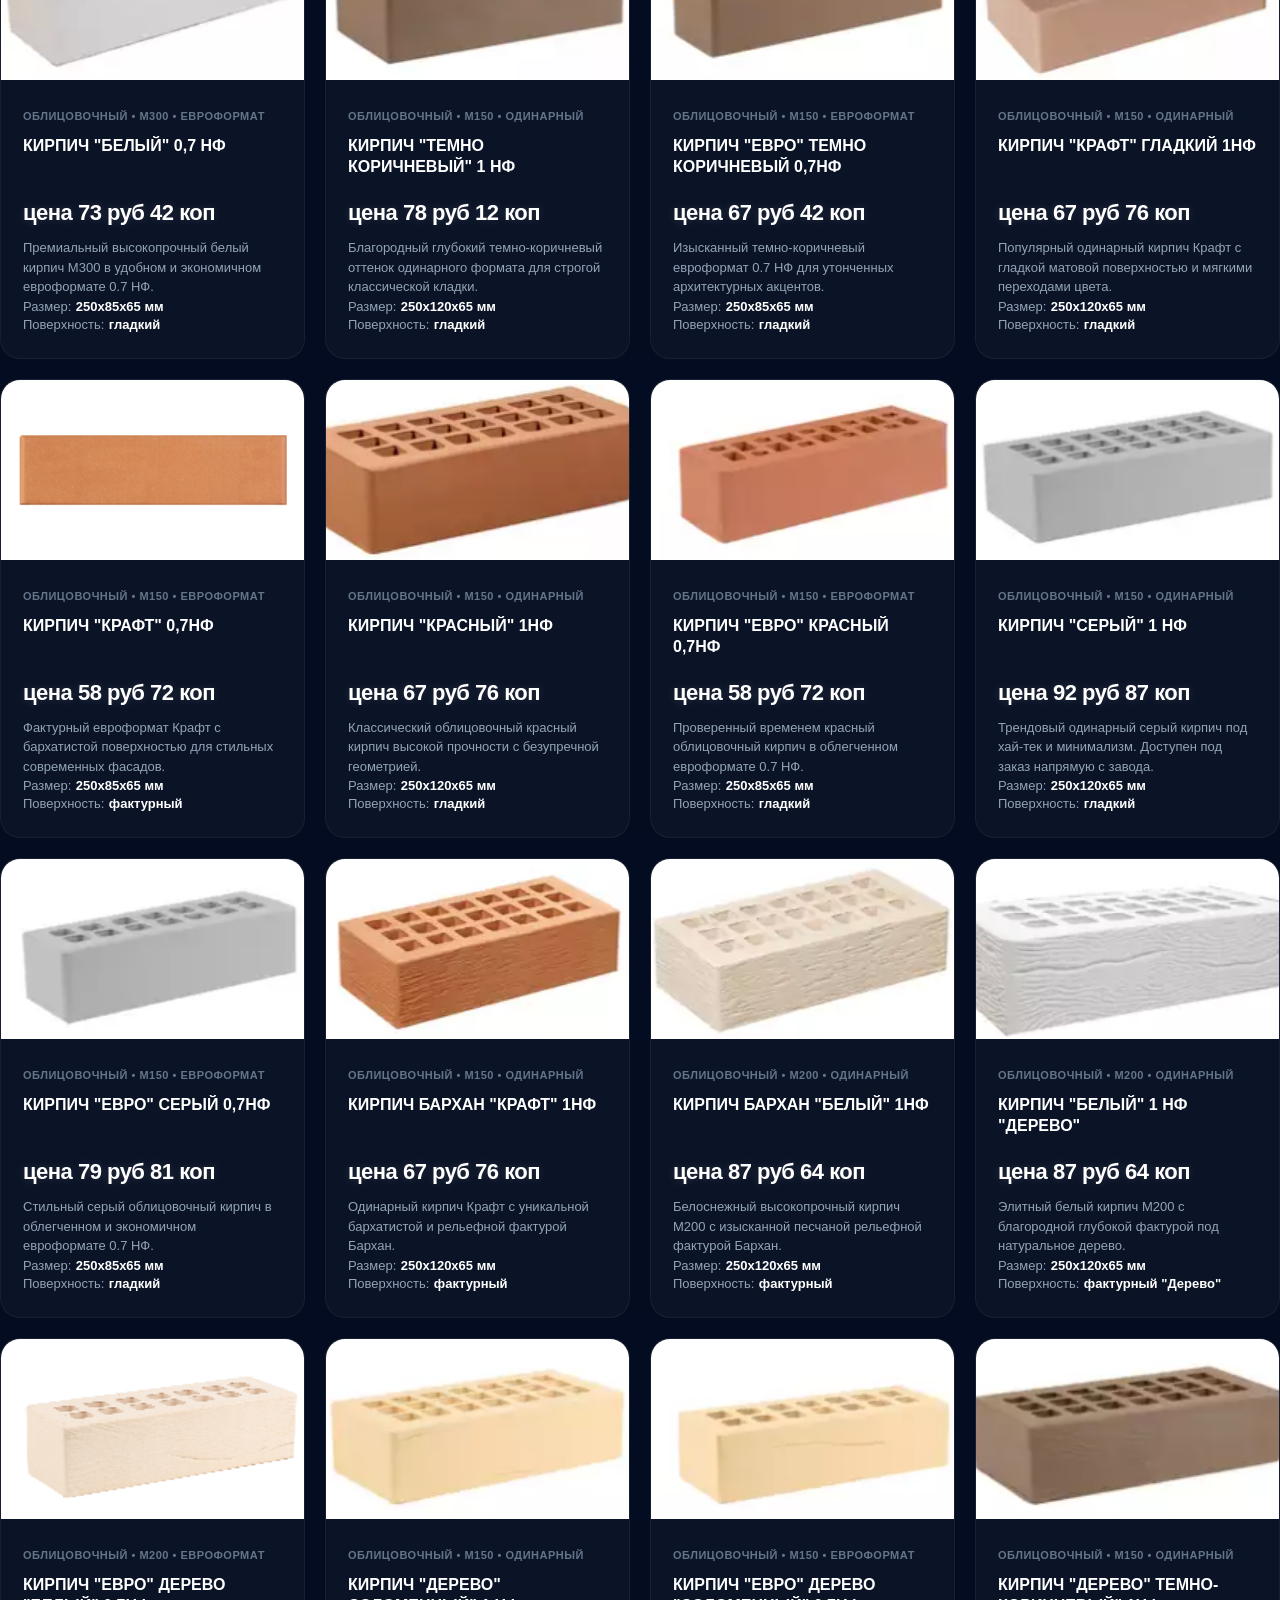
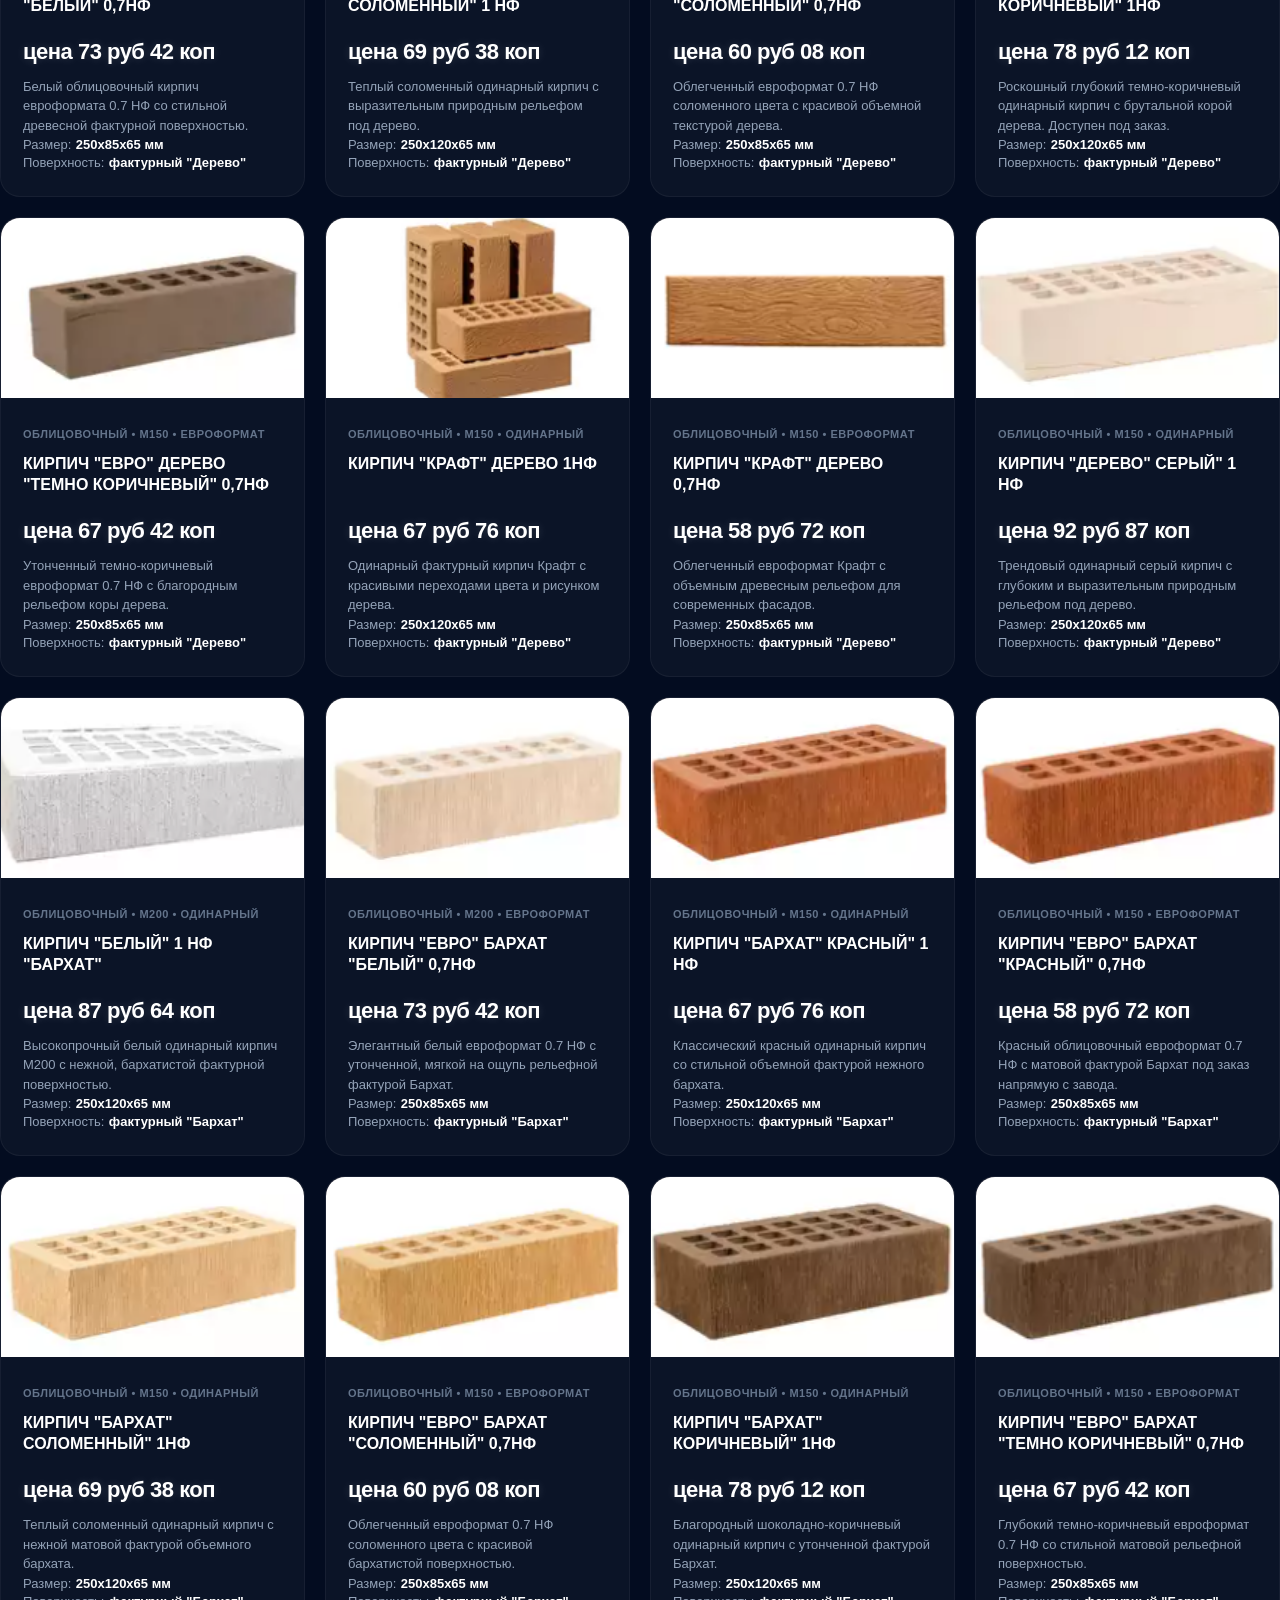
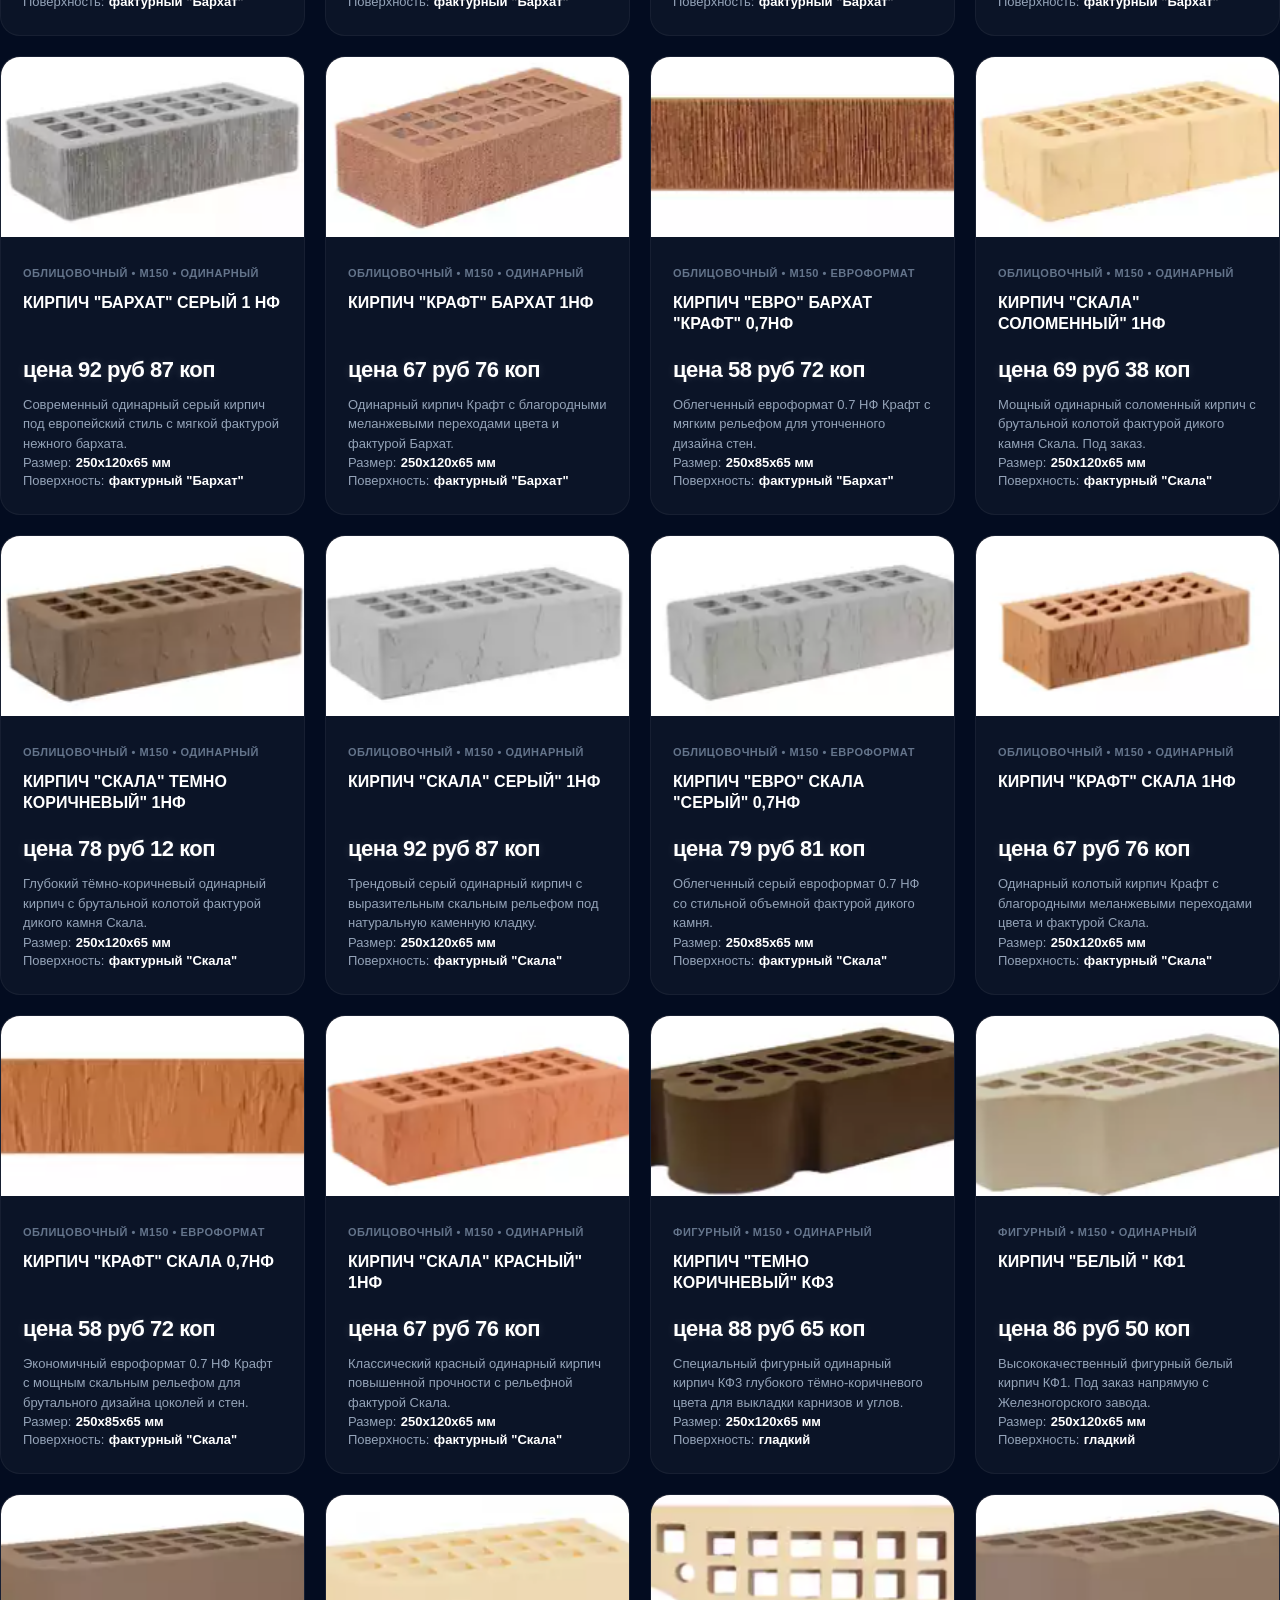
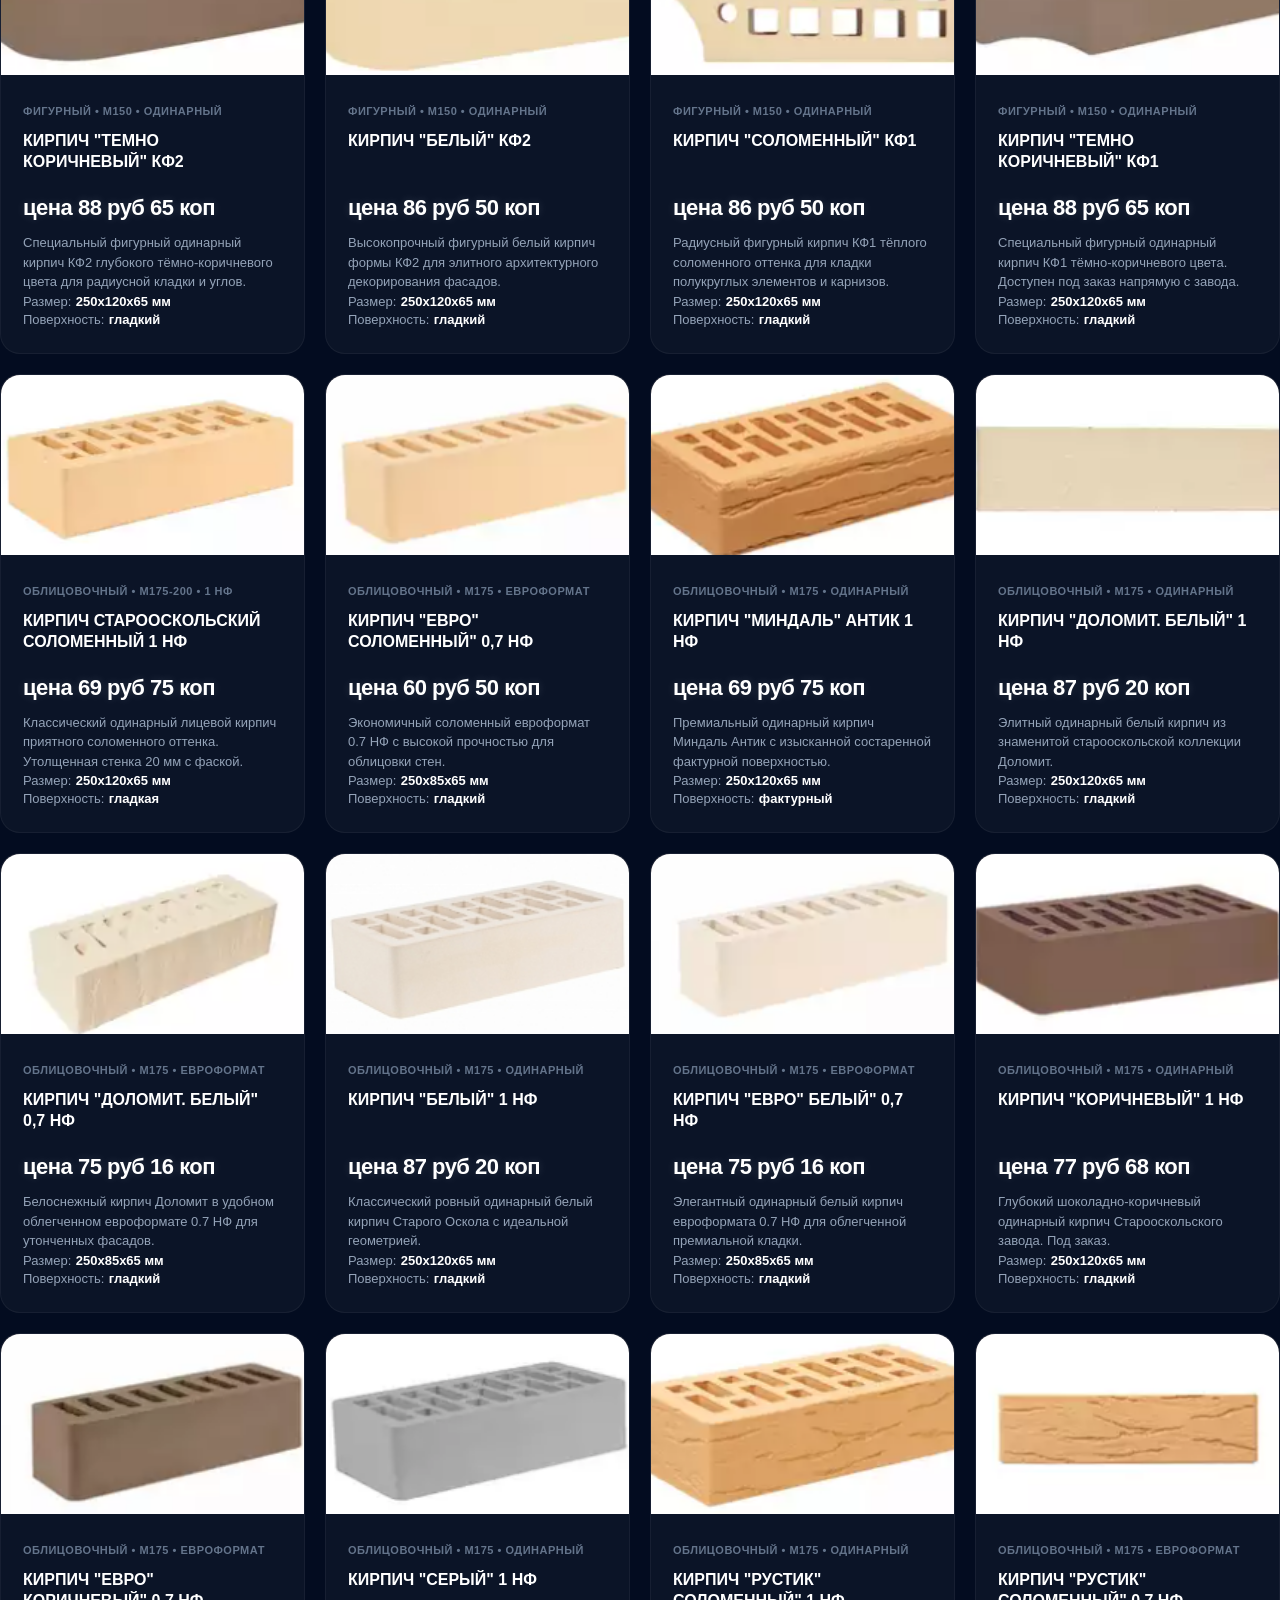
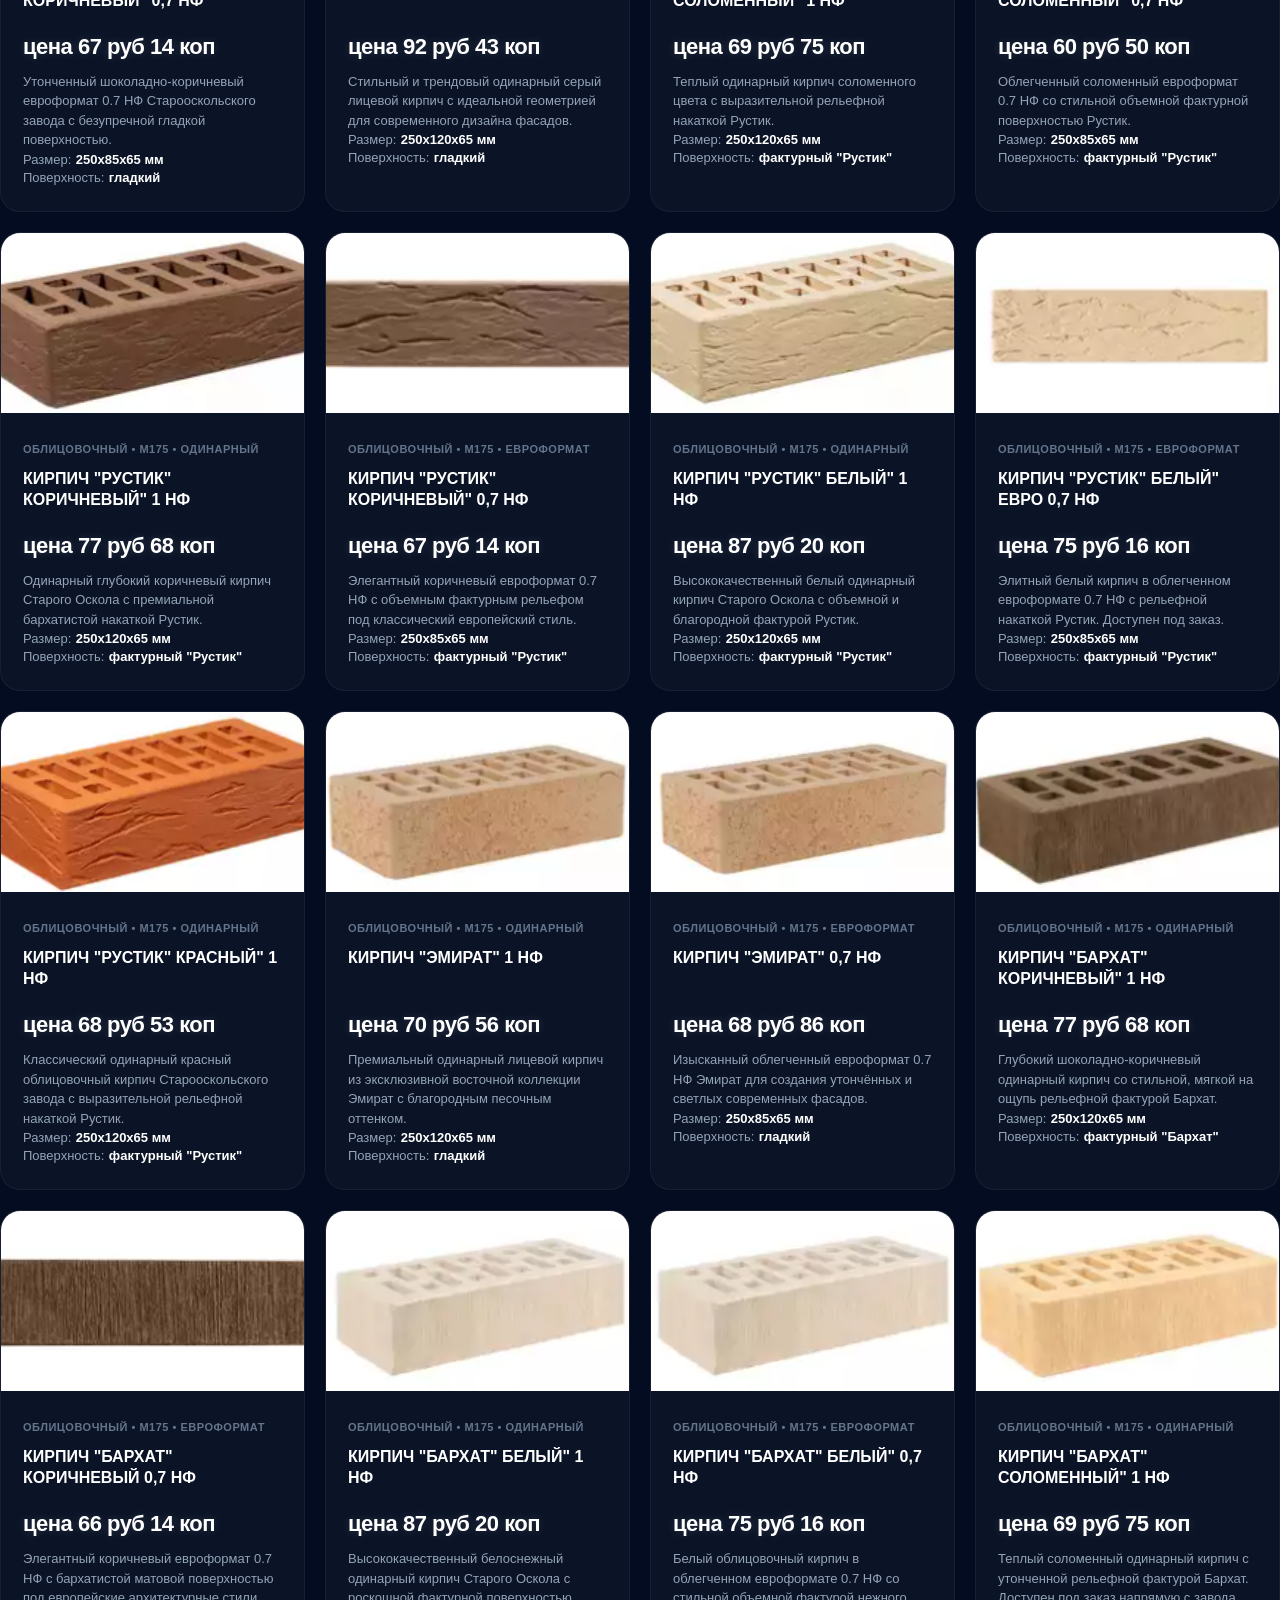
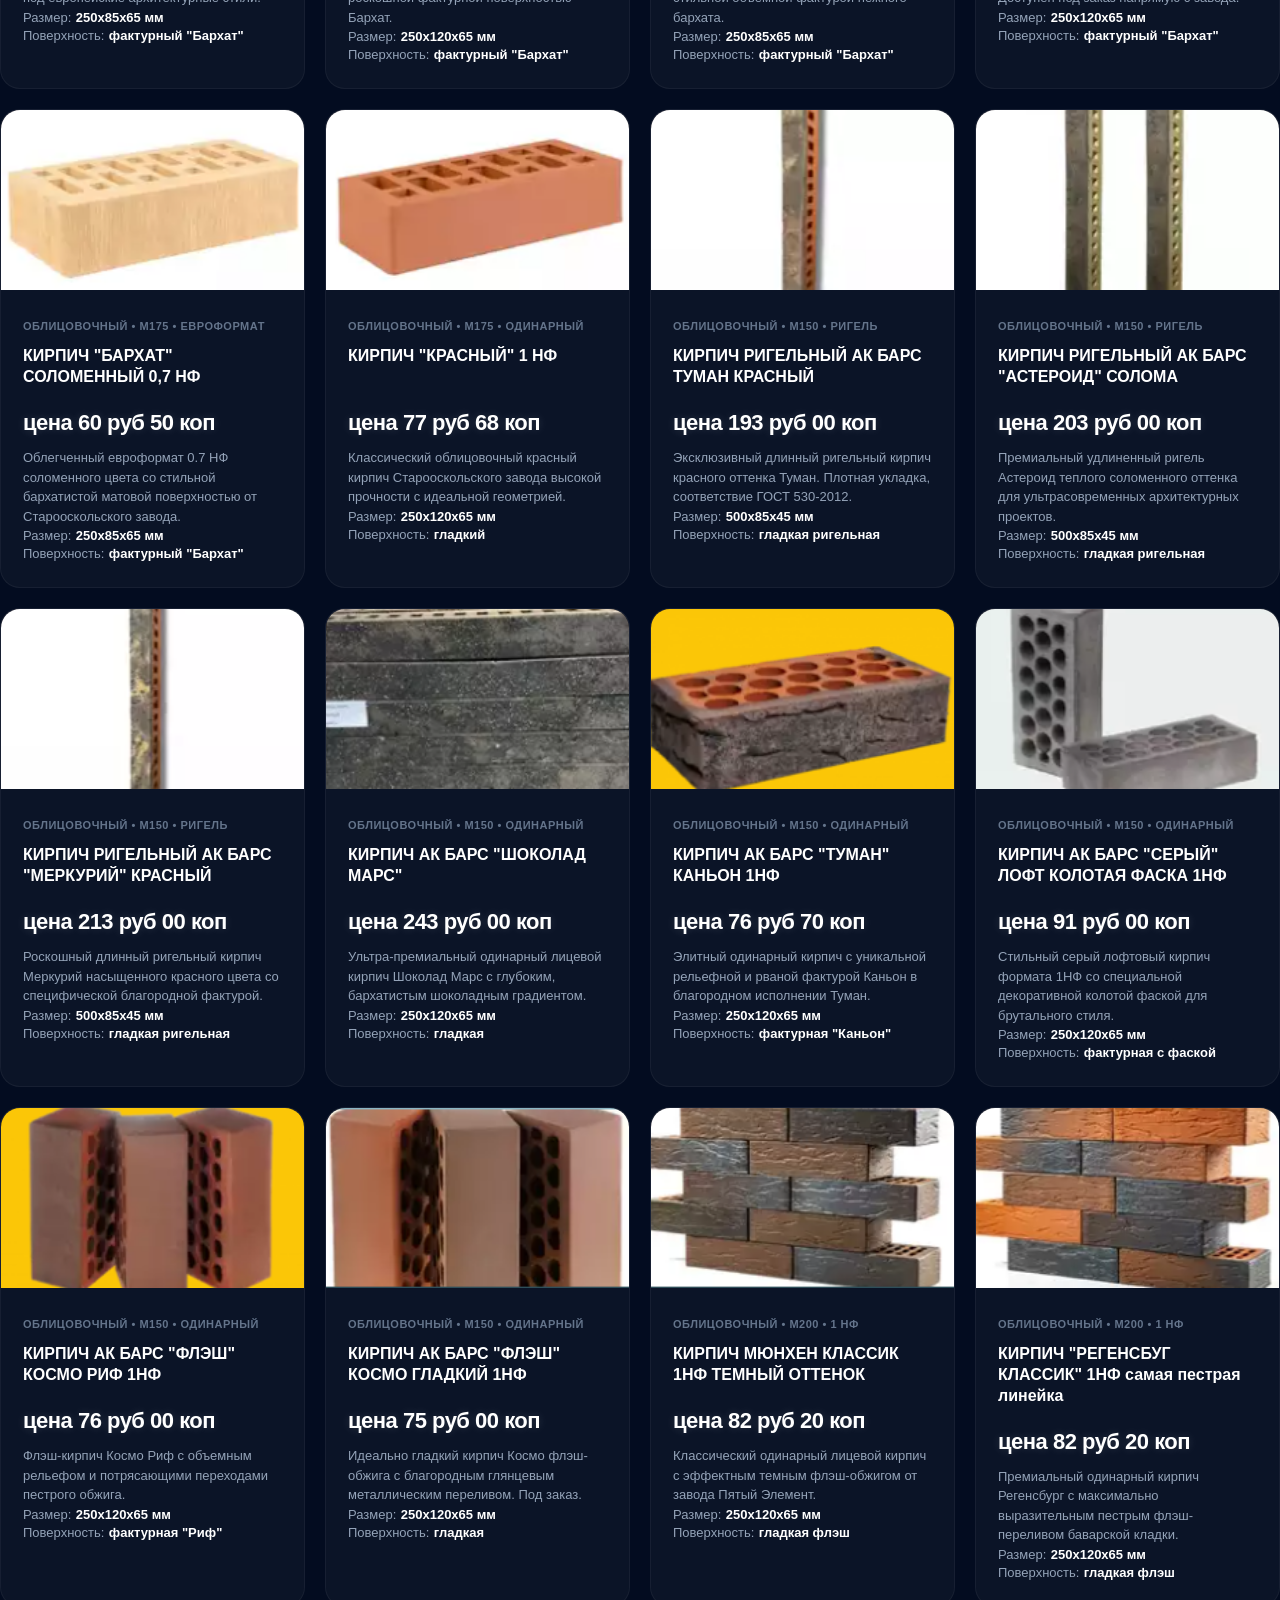
<file: catalog.html>
<!DOCTYPE html>
<html lang="ru">
<head>
    <meta charset="UTF-8">
    <meta name="viewport" content="width=device-width, initial-scale=1.0">
    <title>Полный каталог продукции | Центр Кирпича</title>
    <link rel="stylesheet" href="style.css">
</head>
<body>

       <!--ШАПКА -->
    <header class="glass-header">
    <a href="index.html" class="logo-container" style="text-decoration: none !important;">
    <img src="img/logo-icon.webp" alt="Центр Кирпича" class="header-logo-img">
    <div class="logo-text-block">
        <div class="logo">ЦЕНТР<span>КИРПИЧА</span></div>
        <div class="logo-city">Иркутск</div>
    </div>
</a>
   <nav class="header-nav">
    <ul class="header-nav-menu">
        <li><a href="catalog.html">Каталог</a></li>
        <li><a href="production.html">Производители</a></li>
        <li><a href="objects.html">Наши проекты</a></li>
        <li><a href="info.html">ПОКУПАТЕЛЯМ</a></li>
        <li><a href="about.html">О компании</a></li>
        <li><a href="contacts.html">Контакты</a></li>
    </ul>
</nav>
    <div class="header-contacts">
        <a href="tel:+73952707087" class="phone-link">+7 (3952) 707-087</a>
        </div>
        <div class="burger-menu-btn">
        <span></span>
        <span></span>
        <span></span>
    </div>
</header>

    <!-- СЕКЦИЯ ПОЛНОГО КАТАЛОГА -->
    <section class="premium-catalog-section" style="padding-top: 140px !important;">
        <div class="section-title">
            <h2>Полный каталог продукции</h2>
            <p>Здесь собран весь ассортимент кирпича, клинкера, ригеля и материалов для любых строительных задач</p>
        </div>

        <!-- ЖИВОЙ СУПЕР-ПОИСК -->
        <div class="catalog-search-wrapper">
         <input type="text" id="catalogSearchInput" placeholder="Поиск кирпича по названию, бренду или характеристикам...">
          <span class="search-clear-icon" id="clearSearchBtn">&times;</span>
        </div>

        <!-- КНОПКИ-ФИЛЬТРЫ -->
        <div class="catalog-filters-panel">
          <button class="filter-tag-btn active" data-target="all">Все виды</button>
          <button class="filter-tag-btn" data-target="recke">"RECKE BRICKEREI"</button>
          <button class="filter-tag-btn" data-target="modformat">Modformat</button>
          <button class="filter-tag-btn" data-target="zhelez">ЖЕЛЕЗНОГОРСКИЙ КИРПИЧ</button>
          <button class="filter-tag-btn" data-target="oskol">Старооскольский кирпич</button>
          <button class="filter-tag-btn" data-target="akbars">Ригельный 500</button>
          <button class="filter-tag-btn" onclick="window.open('https://xn----gtbdjcdjxigwf.xn--p1ai/klinkerniy-kirpich/', '_blank');">"ДОНСКИЕ ЗОРИ" РУЧНАЯ ФОРМОВКА</button>
          <button class="filter-tag-btn" data-target="bavar">Баварская кладка "Пятый Элемент"</button>
          <button class="filter-tag-btn" data-target="plinfa">Plinfa</button>
          <button class="filter-tag-btn" data-target="flash">Флэш Графит</button>
          <button class="filter-tag-btn" data-target="tsegla">Плитка "Tsegla"</button>
     </div>
     <!-- БАННЕР ХРАНЕНИЯ  -->
    <div class="premium-storage-banner">
        <div class="storage-banner-glow"></div>
        <div class="storage-banner-content">
            <span class="storage-banner-icon">❄</span>
            <div class="storage-banner-text">
                <h3>БЕСПЛАТНОЕ ХРАНЕНИЕ ОПЛАЧЕННОГО КИРПИЧА У НАС НА СКЛАДАХ</h3>
                <p>Зафиксируйте выгодную цену сейчас — забирайте продукцию по мере готовности строительного объекта</p>
            </div>
        </div>
    </div>
        <div class="category-premium-description" id="categoryDescBox"></div>
        <!-- Сетка, в которую робот сам выведет хоть 1000 товаров из файла script.js -->
        <div class="showcase-grid" id="catalogRenderBox"></div>
    </section>

    <!-- Подключаем наш общий файл логики -->
    <script src="script.js"></script>
   <!-- Правильный скрипт для каталога: заставляет робота нарисовать сетку товаров -->
      <!-- 2. Короткий управляющий скрипт СТРОГО для каталога -->
     <script>
        document.addEventListener("DOMContentLoaded", () => {
            // Проверяем, что функция-рендер в общем script.js существует
            if (typeof renderCatalogCards === 'function') {
                // Пулей читаем наш 1С-файл данных products.json
                fetch('products.json')
                    .then(response => {
                        if (!response.ok) throw new Error('Файл products.json не найден на сервере!');
                        return response.json();
                    })
                    .then(bricksData => {
                        // Заставляем робота нарисовать все 156 кирпичей из базы!
                        renderCatalogCards(bricksData);
                    })
                    .catch(error => console.error("Ошибка загрузки базы каталога:", error));
            }
        });
    </script>
    <!-- 3.-ФУТЕР КАТАЛОГА -->
        <footer class="main-footer">
    <div class="footer-row">
        
        <div class="footer-left">
            <a href="index.html" class="logo-container">
                <div class="logo">ЦЕНТР<span>КИРПИЧА</span></div>
            </a>
            <span class="footer-copyright">© 2026. Все права защищены</span>
        </div>

        <div class="footer-center">
            <div><span>📍</span> г. Иркутск, Набережная Иркута 21</div>
            <div><span>⏰</span> Пн-Пт: 09:00—18:00 | Сб: 10:00—15:00</div>
        </div>

        <div class="footer-right">
            <div><span>✉</span> <a href="mailto:inna@centrk.ru">inna@centrk.ru</a></div>
            <div class="footer-socials">
                <span>📞</span>
                <a href="tel:+73952707087" class="footer-phone">+7 (3952) 707-087</a>
            </div>
        </div>

    </div>
</footer>
<button type="button" id="scrollUpBtn" style="position: fixed; right: 30px; bottom: 30px; width: 45px; height: 45px; background: rgba(15, 23, 42, 0.6); backdrop-filter: blur(8px); -webkit-backdrop-filter: blur(8px); border: 1px solid rgba(255, 255, 255, 0.1); color: #ffffff; font-size: 18px; font-weight: bold; border-radius: 50%; cursor: pointer; display: flex; justify-content: center; align-items: center; opacity: 0; visibility: hidden; transition: all 0.3s ease; z-index: 9999; box-shadow: 0 4px 15px rgba(0, 0, 0, 0.5);" onmouseover="this.style.background='rgba(225, 29, 72, 0.2)'; this.style.borderColor='#e11d48'; this.style.color='#e11d48';" onmouseout="this.style.background='rgba(15, 23, 42, 0.6)'; this.style.borderColor='rgba(255, 255, 255, 0.1)'; this.style.color='#ffffff';">↑</button>
</body>
</html>
</file>
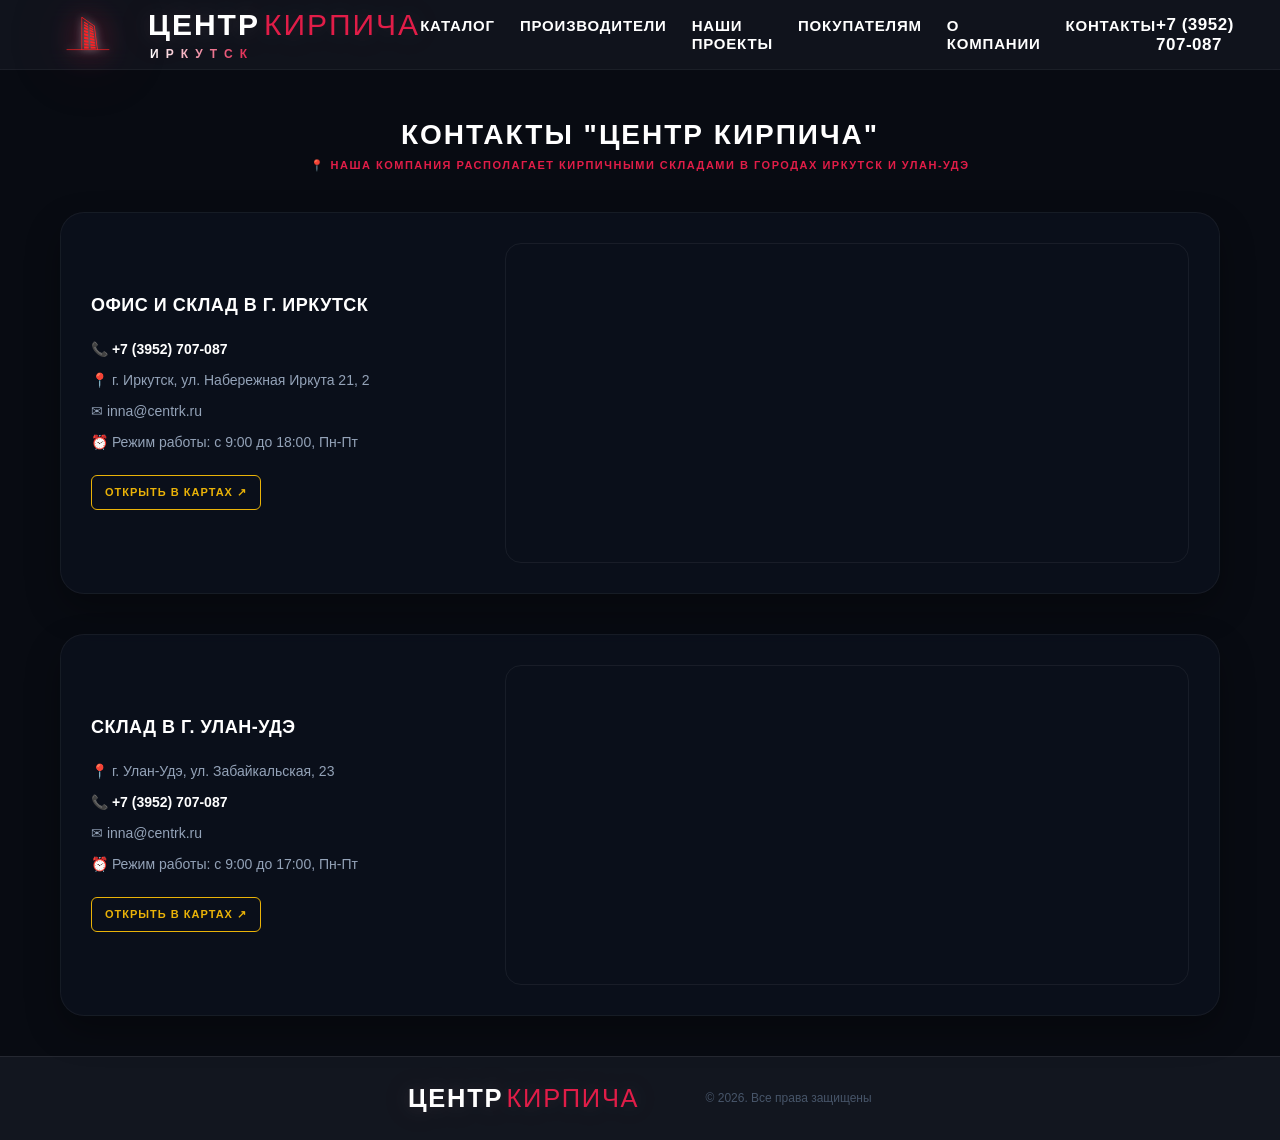
<file: contacts.html>
<!DOCTYPE html>
<html lang="ru">
<head>
    <meta charset="UTF-8">
    <meta name="viewport" content="width=device-width, initial-scale=1.0">
    <title>Контакты | Центр Кирпича</title>
    <link rel="stylesheet" href="style.css">
</head>
<body style="margin: 0; padding: 0; background: #080b12; color: #ffffff; font-family: sans-serif; min-height: 100vh; display: flex; flex-direction: column;">

        <!--ШАПКА -->
    <header class="glass-header">
    <a href="index.html" class="logo-container" style="text-decoration: none !important;">
    <img src="img/logo-icon.webp" alt="Центр Кирпича" class="header-logo-img">
    <div class="logo-text-block">
        <div class="logo">ЦЕНТР<span>КИРПИЧА</span></div>
        <div class="logo-city">Иркутск</div>
    </div>
</a>
<nav class="header-nav">
    <ul class="header-nav-menu">
       <li><a href="catalog.html">Каталог</a></li>
        <li><a href="production.html">Производители</a></li>
        <li><a href="objects.html">Наши проекты</a></li>
        <li><a href="info.html">ПОКУПАТЕЛЯМ</a></li>
        <li><a href="about.html">О компании</a></li>
        <li><a href="contacts.html">Контакты</a></li>
    </ul>
</nav>
    <div class="header-contacts">
        <a href="tel:+73952707087" class="phone-link">+7 (3952) 707-087</a>
        </div>
        <div class="burger-menu-btn">
        <span></span>
        <span></span>
        <span></span>
    </div>
</header>

    <!-- 2. ГЛАВНЫЙ КОНТЕНТ: КОНТАКТЫ И КАРТЫ ПРОЕЗДА -->
    <main style="flex: 1; max-width: 1200px; margin: 100px auto 40px auto; padding: 0 20px; width: 100%; box-sizing: border-box;">
        
        <div style="text-align: center; margin-bottom: 40px;">
            <h1 style="font-size: 28px; font-weight: 900; color: #ffffff; text-transform: uppercase; letter-spacing: 2px; margin-bottom: 8px;">
                КОНТАКТЫ "ЦЕНТР КИРПИЧА"
            </h1>
            <p style="font-size: 11px; color: #e11d48; text-transform: uppercase; letter-spacing: 1.5px; margin: 0; font-weight: 700;">
                📍 НАША КОМПАНИЯ РАСПОЛАГАЕТ КИРПИЧНЫМИ СКЛАДАМИ В ГОРОДАХ ИРКУТСК И УЛАН-УДЭ
            </p>
        </div>

        <!-- ================= ГОРOД 1: ИРКУТСК ================= -->
        <div style="background: rgba(15, 23, 42, 0.4); backdrop-filter: blur(12px); border: 1px solid rgba(255, 255, 255, 0.05); border-radius: 24px; padding: 30px; box-shadow: 0 15px 35px rgba(0,0,0,0.3); margin-bottom: 40px; display: flex; flex-wrap: wrap; gap: 30px;">
            <!-- Левый блок инфы -->
            <div style="flex: 1 1 300px; display: flex; flex-direction: column; gap: 15px; font-size: 14px; color: #94a3b8; justify-content: center;">
                <h2 style="font-size: 18px; font-weight: 800; color: #ffffff; text-transform: uppercase; margin: 0 0 10px 0; letter-spacing: 0.5px;">ОФИС И СКЛАД В Г. ИРКУТСК</h2>
                <div>📞 <a href="tel:+73952707087" style="color: #ffffff; text-decoration: none; font-weight: 700;">+7 (3952) 707-087</a></div>
                <div>📍 г. Иркутск, ул. Набережная Иркута 21, 2</div>
                <div>✉ <a href="mailto:inna@centrk.ru" style="color: #94a3b8; text-decoration: none;">inna@centrk.ru</a></div>
                <div>⏰ Режим работы: с 9:00 до 18:00, Пн-Пт</div>
                <a href="https://www.google.com/maps/search/?api=1&query=52.61326,103.86816" target="_blank" style="margin-top: 10px; display: inline-block; width: 170px; padding: 10px 0; border: 1px solid #eab308; color: #eab308; font-size: 11px; font-weight: 800; text-transform: uppercase; letter-spacing: 1px; text-decoration: none; border-radius: 6px; text-align: center; transition: all 0.3s;" onmouseover="this.style.background='rgba(234,179,8,0.1)';" onmouseout="this.style.background='transparent';" rel="noopener noreferrer">Открыть в Картах ↗</a>
            </div>
            <!-- Правый блок: Интерактивная карта Яндекс -->
            <div style="flex: 1 1 600px; height: 320px; border-radius: 16px; overflow: hidden; border: 1px solid rgba(255,255,255,0.06);">
                <iframe src="https://www.google.com/maps/embed?pb=!1m18!1m12!1m3!1d428.2566614101224!2d103.86741506241015!3d52.61326247835599!2m3!1f0!2f0!3f0!3m2!1i1024!2i768!4f13.1!3m3!1m2!1s0x5d07765bc2cdf8e1%3A0xd0d9dc0d78c5f801!2z0YPQuy4g0J3QsNCx0LXRgNC10LbQvdCw0Y8sIDIxLCDQndCw0LHQtdGA0LXQttC90YvQuSwg0JjRgNC60YPRgtGB0LrQsNGPINC-0LHQuy4sINCg0L7RgdGB0LjRjywgNjY1ODUy!5e0!3m2!1sru!2skr!4v1783583004036!5m2!1sru!2skr" width="100%" height="100%" frameborder="0" allowfullscreen="true" style="position:relative;"></iframe>
            </div>
        </div>

        <!-- ================= ГОРOД 2: УЛАН-УДЭ ================= -->
        <div style="background: rgba(15, 23, 42, 0.4); backdrop-filter: blur(12px); border: 1px solid rgba(255, 255, 255, 0.05); border-radius: 24px; padding: 30px; box-shadow: 0 15px 35px rgba(0,0,0,0.3); display: flex; flex-wrap: wrap; gap: 30px;">
            <!-- Левый блок инфы -->
            <div style="flex: 1 1 300px; display: flex; flex-direction: column; gap: 15px; font-size: 14px; color: #94a3b8; justify-content: center;">
                <h2 style="font-size: 18px; font-weight: 800; color: #ffffff; text-transform: uppercase; margin: 0 0 10px 0; letter-spacing: 0.5px;">СКЛАД В Г. УЛАН-УДЭ</h2>
                <div>📍 г. Улан-Удэ, ул. Забайкальская, 23</div>
                <div>📞 <a href="tel:+73952707087" style="color: #ffffff; text-decoration: none; font-weight: 700;">+7 (3952) 707-087</a></div>
                <div>✉ <a href="mailto:inna@centrk.ru" style="color: #94a3b8; text-decoration: none;">inna@centrk.ru</a></div>
                <div>⏰ Режим работы: с 9:00 до 17:00, Пн-Пт</div>
                <a href="https://www.google.com/maps/search/?api=1&query=51.78048,107.56888" target="_blank" style="margin-top: 10px; display: inline-block; width: 170px; padding: 10px 0; border: 1px solid #eab308; color: #eab308; font-size: 11px; font-weight: 800; text-transform: uppercase; letter-spacing: 1px; text-decoration: none; border-radius: 6px; text-align: center; transition: all 0.3s;" onmouseover="this.style.background='rgba(234,179,8,0.1)';" onmouseout="this.style.background='transparent';" rel="noopener noreferrer">Открыть в Картах ↗</a>
            </div>
            <!-- Правый блок: Интерактивная карта Яндекс -->
            <div style="flex: 1 1 600px; height: 320px; border-radius: 16px; overflow: hidden; border: 1px solid rgba(255,255,255,0.06);">
                <iframe src="https://www.google.com/maps/embed?pb=!1m18!1m12!1m3!1d2468.405396967449!2d107.56796307689207!3d51.78047649071743!2m3!1f0!2f0!3f0!3m2!1i1024!2i768!4f13.1!3m3!1m2!1s0x5dafdcc5baf44af1%3A0x1503beab86c6c407!2z0JfQsNCx0LDQudC60LDQu9GM0YHQutCw0Y8g0YPQuy4sIDIzLCDQo9C70LDQvS3Qo9C00Y0sINCg0LXRgdC_LiDQkdGD0YDRj9GC0LjRjywg0KDQvtGB0YHQuNGPLCA2NzAwMzE!5e0!3m2!1sru!2skr!4v1783672336912!5m2!1sru!2skr" width="100%" height="100%" frameborder="0" allowfullscreen="true" style="position:relative;"></iframe>
            </div>
        </div>

    </main>

     <!-- 3.-ФУТЕР-->
       <footer class="main-footer">
    <div class="footer-row">
        
        <div class="footer-left">
            <a href="index.html" class="logo-container">
                <div class="logo">ЦЕНТР<span>КИРПИЧА</span></div>
            </a>
            <span class="footer-copyright">© 2026. Все права защищены</span>
        </div>
      </div>
</footer>
<button type="button" id="scrollUpBtn" style="position: fixed; right: 30px; bottom: 30px; width: 45px; height: 45px; background: rgba(15, 23, 42, 0.6); backdrop-filter: blur(8px); -webkit-backdrop-filter: blur(8px); border: 1px solid rgba(255, 255, 255, 0.1); color: #ffffff; font-size: 18px; font-weight: bold; border-radius: 50%; cursor: pointer; display: flex; justify-content: center; align-items: center; opacity: 0; visibility: hidden; transition: all 0.3s ease; z-index: 9999; box-shadow: 0 4px 15px rgba(0, 0, 0, 0.5);" onmouseover="this.style.background='rgba(225, 29, 72, 0.2)'; this.style.borderColor='#e11d48'; this.style.color='#e11d48';" onmouseout="this.style.background='rgba(15, 23, 42, 0.6)'; this.style.borderColor='rgba(255, 255, 255, 0.1)'; this.style.color='#ffffff';">↑</button>
    <script src="script.js"></script>
</body>
</html>
</file>
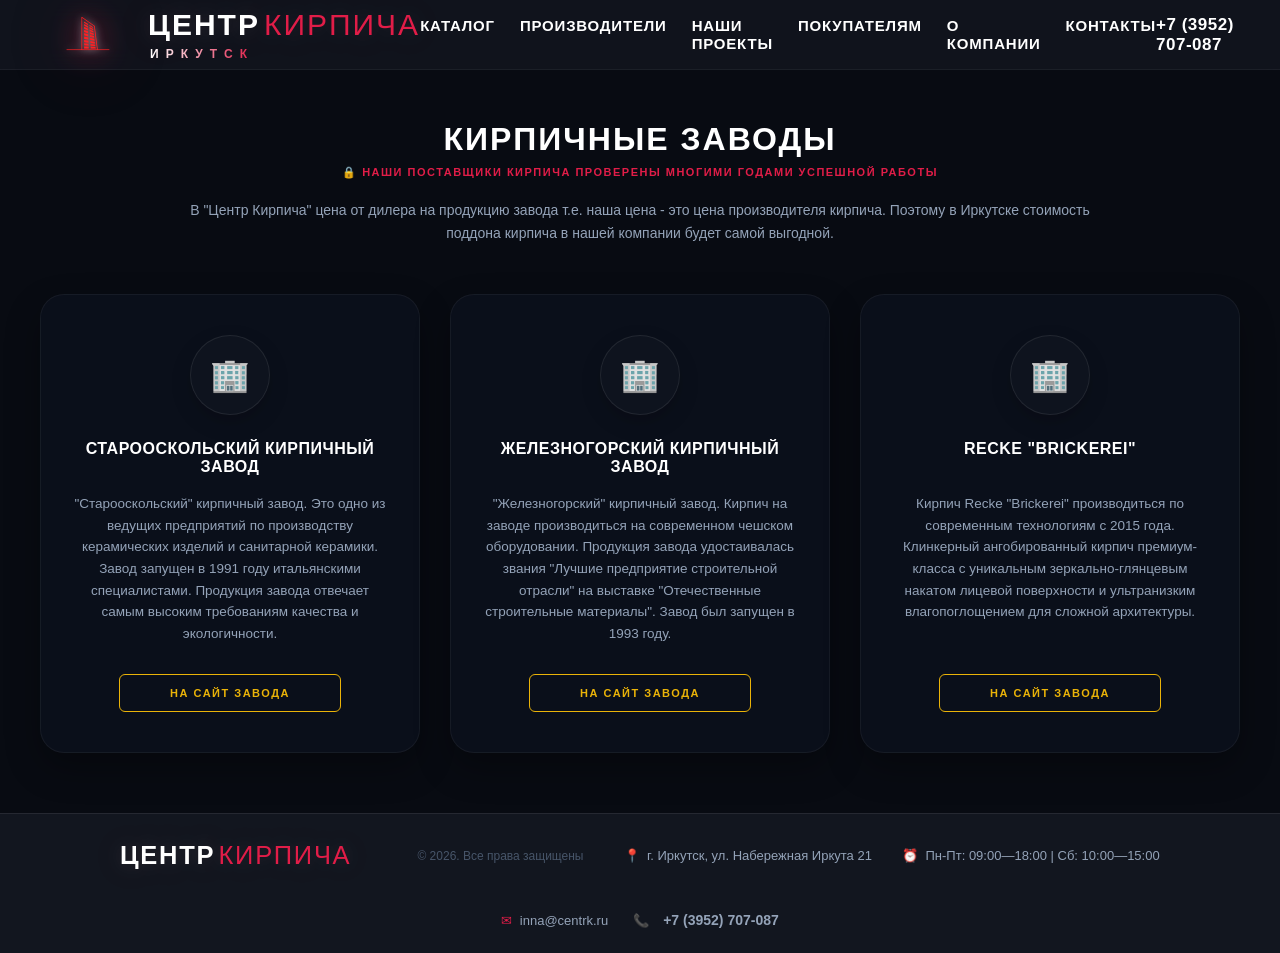
<file: production.html>
<!DOCTYPE html>
<html lang="ru">
<head>
    <meta charset="UTF-8">
    <meta name="viewport" content="width=device-width, initial-scale=1.0">
    <title>Производители | Центр Кирпича</title>
    <link rel="stylesheet" href="style.css">
</head>
<body style="margin: 0; padding: 0; background: #080b12; color: #ffffff; font-family: sans-serif; min-height: 100vh; display: flex; flex-direction: column;">

        <!--ШАПКА -->
    <header class="glass-header">
    <a href="index.html" class="logo-container" style="text-decoration: none !important;">
    <img src="img/logo-icon.webp" alt="Центр Кирпича" class="header-logo-img">
    <div class="logo-text-block">
        <div class="logo">ЦЕНТР<span>КИРПИЧА</span></div>
        <div class="logo-city">Иркутск</div>
    </div>
</a>
   <nav class="header-nav">
    <ul class="header-nav-menu">
        <li><a href="catalog.html">Каталог</a></li>
        <li><a href="production.html">Производители</a></li>
        <li><a href="objects.html">Наши проекты</a></li>
        <li><a href="info.html">ПОКУПАТЕЛЯМ</a></li>
        <li><a href="about.html">О компании</a></li>
        <li><a href="contacts.html">Контакты</a></li>
    </ul>
</nav>
    <div class="header-contacts">
        <a href="tel:+73952707087" class="phone-link">+7 (3952) 707-087</a>
        </div>
        <div class="burger-menu-btn">
        <span></span>
        <span></span>
        <span></span>
    </div>
</header>

    <!-- 2. ГЛАВНЫЙ КОНТЕНТ: СТРАНИЦА ПРОИЗВОДИТЕЛЕЙ -->
    <main style="flex: 1; max-width: 1400px; margin: 100px auto 40px auto; padding: 0 40px; width: 100%; box-sizing: border-box; text-align: center;">
        
        <!-- Заголовки из вашего макета -->
        <h1 style="font-size: 32px; font-weight: 900; color: #ffffff; text-transform: uppercase; letter-spacing: 2px; margin-bottom: 8px;">
            КИРПИЧНЫЕ ЗАВОДЫ
        </h1>
        <p style="font-size: 11px; color: #e11d48; text-transform: uppercase; letter-spacing: 1.5px; margin: 0 0 20px 0; font-weight: 700;">
            🔒 НАШИ ПОСТАВЩИКИ КИРПИЧА ПРОВЕРЕНЫ МНОГИМИ ГОДАМИ УСПЕШНОЙ РАБОТЫ
        </p>
        <p style="max-width: 900px; margin: 0 auto 50px auto; font-size: 14px; color: #94a3b8; line-height: 1.6;">
            В "Центр Кирпича" цена от дилера на продукцию завода т.е. наша цена - это цена производителя кирпича. Поэтому в Иркутске стоимость поддона кирпича в нашей компании будет самой выгодной.
        </p>

        <!-- ТРЕХКОЛОНОЧНАЯ СЕТКА ЗАВОДОВ STRICT ПО МАКЕТУ -->
        <div style="display: flex; flex-wrap: wrap; gap: 30px; justify-content: center; align-items: stretch; margin-bottom: 20px;">
            
            <!-- ЗАВОД 1: СТАРООСКОЛЬСКИЙ -->
            <div style="flex: 1 1 350px; max-width: 400px; background: rgba(15, 23, 42, 0.4); backdrop-filter: blur(12px); border: 1px solid rgba(255, 255, 255, 0.05); border-radius: 24px; padding: 40px 30px; box-shadow: 0 15px 35px rgba(0,0,0,0.3); display: flex; flex-direction: column; justify-content: space-between; align-items: center; text-align: center;">
                <div style="display: flex; flex-direction: column; align-items: center;">
                    <!-- Круглая матовая плашка иконки завода -->
                    <div style="width: 80px; height: 80px; border-radius: 50%; border: 1px solid rgba(255,255,255,0.08); background: rgba(255,255,255,0.02); display: flex; justify-content: center; align-items: center; font-size: 32px; color: #ffffff; margin-bottom: 25px; box-shadow: 0 8px 20px rgba(0,0,0,0.2);">🏢</div>
                    <h3 style="font-size: 16px; font-weight: 800; color: #ffffff; margin: 0 0 15px 0; text-transform: uppercase; letter-spacing: 0.5px; min-height: 38px;">Старооскольский кирпичный завод</h3>
                    <p style="font-size: 13.5px; color: #94a3b8; line-height: 1.6; margin: 0 0 30px 0;">
                        "Старооскольский" кирпичный завод. Это одно из ведущих предприятий по производству керамических изделий и санитарной керамики. Завод запущен в 1991 году итальянскими специалистами. Продукция завода отвечает самым высоким требованиям качества и экологичности.
                    </p>
                </div>
                <a href="https://www.td-scs.ru/" target="_blank" style="width: 70%; padding: 12px 0; border: 1px solid #eab308; color: #eab308; font-size: 11px; font-weight: 800; text-transform: uppercase; letter-spacing: 1.5px; text-decoration: none; border-radius: 6px; transition: all 0.3s;" onmouseover="this.style.background='rgba(234,179,8,0.1)';" onmouseout="this.style.background='transparent';" rel="noopener noreferrer">На сайт завода</a>
            </div>

            <!-- ЗАВОД 2: ЖЕЛЕЗНОГОРСКИЙ -->
            <div style="flex: 1 1 350px; max-width: 400px; background: rgba(15, 23, 42, 0.4); backdrop-filter: blur(12px); border: 1px solid rgba(255, 255, 255, 0.05); border-radius: 24px; padding: 40px 30px; box-shadow: 0 15px 35px rgba(0,0,0,0.3); display: flex; flex-direction: column; justify-content: space-between; align-items: center; text-align: center;">
                <div style="display: flex; flex-direction: column; align-items: center;">
                    <div style="width: 80px; height: 80px; border-radius: 50%; border: 1px solid rgba(255,255,255,0.08); background: rgba(255,255,255,0.02); display: flex; justify-content: center; align-items: center; font-size: 32px; color: #ffffff; margin-bottom: 25px; box-shadow: 0 8px 20px rgba(0,0,0,0.2);">🏢</div>
                    <h3 style="font-size: 16px; font-weight: 800; color: #ffffff; margin: 0 0 15px 0; text-transform: uppercase; letter-spacing: 0.5px; min-height: 38px;">Железногорский кирпичный завод</h3>
                    <p style="font-size: 13.5px; color: #94a3b8; line-height: 1.6; margin: 0 0 30px 0;">
                        "Железногорский" кирпичный завод. Кирпич на заводе производиться на современном чешском оборудовании. Продукция завода удостаивалась звания "Лучшие предприятие строительной отрасли" на выставке "Отечественные строительные материалы". Завод был запущен в 1993 году.
                    </p>
                </div>
                <a href="https://www.td-scs.ru/" target="_blank" style="width: 70%; padding: 12px 0; border: 1px solid #eab308; color: #eab308; font-size: 11px; font-weight: 800; text-transform: uppercase; letter-spacing: 1.5px; text-decoration: none; border-radius: 6px; transition: all 0.3s;" onmouseover="this.style.background='rgba(234,179,8,0.1)';" onmouseout="this.style.background='transparent';" rel="noopener noreferrer">На сайт завода</a>
            </div>

            <!-- ЗАВОД 3: RECKE BRICKEREI -->
            <div style="flex: 1 1 350px; max-width: 400px; background: rgba(15, 23, 42, 0.4); backdrop-filter: blur(12px); border: 1px solid rgba(255, 255, 255, 0.05); border-radius: 24px; padding: 40px 30px; box-shadow: 0 15px 35px rgba(0,0,0,0.3); display: flex; flex-direction: column; justify-content: space-between; align-items: center; text-align: center;">
                <div style="display: flex; flex-direction: column; align-items: center;">
                    <div style="width: 80px; height: 80px; border-radius: 50%; border: 1px solid rgba(255,255,255,0.08); background: rgba(255,255,255,0.02); display: flex; justify-content: center; align-items: center; font-size: 32px; color: #ffffff; margin-bottom: 25px; box-shadow: 0 8px 20px rgba(0,0,0,0.2);">🏢</div>
                    <h3 style="font-size: 16px; font-weight: 800; color: #ffffff; margin: 0 0 15px 0; text-transform: uppercase; letter-spacing: 0.5px; min-height: 38px;">Recke "Brickerei"</h3>
                    <p style="font-size: 13.5px; color: #94a3b8; line-height: 1.6; margin: 0 0 30px 0;">
                        Кирпич Recke "Brickerei" производиться по современным технологиям с 2015 года. Клинкерный ангобированный кирпич премиум-класса с уникальным зеркально-глянцевым накатoм лицевой поверхности и ультранизким влагопоглощением для сложной архитектуры.
                    </p>
                </div>
                <a href="https://www.recke.ru/" target="_blank" style="width: 70%; padding: 12px 0; border: 1px solid #eab308; color: #eab308; font-size: 11px; font-weight: 800; text-transform: uppercase; letter-spacing: 1.5px; text-decoration: none; border-radius: 6px; transition: all 0.3s;" onmouseover="this.style.background='rgba(234,179,8,0.1)';" onmouseout="this.style.background='transparent';" rel="noopener noreferrer">На сайт завода</a>
            </div>

        </div>

    </main>
     <!-- 3.-ФУТЕР КАТАЛОГА -->
        <footer class="main-footer">
    <div class="footer-row">
        
        <div class="footer-left">
            <a href="index.html" class="logo-container">
                <div class="logo">ЦЕНТР<span>КИРПИЧА</span></div>
            </a>
            <span class="footer-copyright">© 2026. Все права защищены</span>
        </div>

        <div class="footer-center">
            <div><span>📍</span> г. Иркутск, ул. Набережная Иркута 21</div>
            <div><span>⏰</span> Пн-Пт: 09:00—18:00 | Сб: 10:00—15:00</div>
        </div>

        <div class="footer-right">
            <div><span>✉</span> <a href="mailto:inna@centrk.ru">inna@centrk.ru</a></div>
            <div class="footer-socials">
                <span>📞</span>
                <a href="tel:+73952707087" class="footer-phone">+7 (3952) 707-087</a>
            </div>
        </div>

    </div>
</footer>
<button type="button" id="scrollUpBtn" style="position: fixed; right: 30px; bottom: 30px; width: 45px; height: 45px; background: rgba(15, 23, 42, 0.6); backdrop-filter: blur(8px); -webkit-backdrop-filter: blur(8px); border: 1px solid rgba(255, 255, 255, 0.1); color: #ffffff; font-size: 18px; font-weight: bold; border-radius: 50%; cursor: pointer; display: flex; justify-content: center; align-items: center; opacity: 0; visibility: hidden; transition: all 0.3s ease; z-index: 9999; box-shadow: 0 4px 15px rgba(0, 0, 0, 0.5);" onmouseover="this.style.background='rgba(225, 29, 72, 0.2)'; this.style.borderColor='#e11d48'; this.style.color='#e11d48';" onmouseout="this.style.background='rgba(15, 23, 42, 0.6)'; this.style.borderColor='rgba(255, 255, 255, 0.1)'; this.style.color='#ffffff';">↑</button>
    <script src="script.js"></script>
</body>
</html>
</file>
<file: style.css>
/* БРОНЯ ОТ БОКОВОГО СКРОЛЛА И ВЫЛЕТА КОНТЕНТА */
html, body {
    width: 100% !important;
    max-width: 100% !important;
    overflow-x: hidden !important; 
    margin: 0 !important;
    padding: 0 !important;
    box-sizing: border-box !important;
}
*, *:before, *:after {
    box-sizing: border-box !important;
}
html { scroll-behavior: smooth; }
body { margin: 0; font-family: 'Plus Jakarta Sans', sans-serif; background: #0b0f19; color: #f8fafc; overflow-x: hidden; }

/* ШАПКА */
.glass-header {
    position: fixed !important;
    top: 0 !important;
    left: 0 !important;
    width: 100% !important;
    height: 70px !important;
    background: rgba(20, 24, 33, 0.7) !important;
    backdrop-filter: blur(12px) !important;
    -webkit-backdrop-filter: blur(12px) !important;
    border-bottom: 1px solid rgba(255, 255, 255, 0.05) !important;
    z-index: 99999 !important;
    display: flex !important;
    justify-content: space-between !important; 
    align-items: center !important;
    padding: 0 40px !important; 
    box-sizing: border-box !important;
}
/* ЛОГОТИП: centr kirpicha */
.logo {
    font-size: 30px !important; /* ТУТ УВЕЛИЧИЛИ! Буквы станут массивными и пафосными */
    font-weight: 800 !important;
    color: #ffffff !important;
    letter-spacing: 2px !important;
    text-transform: uppercase;
    margin: 0 !important;
    line-height: 1.1 !important; /* Поджимаем межстрочный интервал для плотности */
    text-shadow: 0 0 20px rgba(255, 255, 255, 0.1), 
                 0 0 40px rgba(225, 29, 72, 0.2) !important;
}
.logo span {
    color: #e11d48 !important; /* Насыщенный кирпичный клинкер */
    font-weight: 300 !important; /* Контраст толщины букв */
    margin-left: 4px;
}
/* ЛОГОТИП С АНИМИРОВАННЫМ СЛОВОМ "ИРКУТСК"*/
.logo-container {
    display: flex !important;
    flex-direction: row !important;
    align-items: center !important;
    gap: 12px !important; /* Текст вплотную к картинке */
    text-decoration: none !important;
    position: relative !important;
}
/* слово ИРКУТСК под названием */
.logo-city {
    font-size: 12px !important; 
    font-weight: 800 !important;
    letter-spacing: 7px !important; 
    text-transform: uppercase;
    margin-top: 6px !important; 
    margin-left: 2px !important;
    
    background: linear-gradient(90deg, #ffffff, #e11d48, #ffffff);
    background-size: 200% auto;
    background-clip: text;
    -webkit-background-clip: text;
    -webkit-text-fill-color: transparent;
    animation: shineCity 4s linear infinite !important;
}

/* Анимация движения перелива для города */
@keyframes shineCity {
    0% { background-position: 0% center; }
    50% { background-position: 100% center; }
    100% { background-position: 0% center; }
}

/* Настройки logotip здания */
.header-logo-img {
    height: 64px !important; /* Наш крупный премиальный размер */
    width: auto !important;
    position: relative !important;
    z-index: 2 !important;
    margin: 0 !important;
    
    /* МАГИЯ ИДЕАЛЬНОГО ЦЕНТРИРОВАНИЯ: */
    /* Накладываем три слоя тени строго по контуру здания: бело-красное ядро и мягкий клинкерный ореол */
    filter: drop-shadow(0 0 4px rgba(255, 255, 255, 0.6))
            drop-shadow(0 0 15px rgba(225, 29, 72, 0.8))
            drop-shadow(0 0 35px rgba(139, 38, 38, 0.4)) !important;
            
    transition: all 0.4s cubic-bezier(0.16, 1, 0.3, 1) !important;
}


/* Эффект интерактива: при наведении мышки здание аккуратно пружинит вверх */
.logo-container:hover .header-logo-img {
    transform: scale(1.03) translateY(-1px) !important;
    filter: drop-shadow(0 0 6px rgba(255, 255, 255, 0.8))
            drop-shadow(0 0 25px rgba(225, 29, 72, 0.95))
            drop-shadow(0 0 50px rgba(139, 38, 38, 0.6)) !important;
}

/* Блок, который держит название "Центр Кирпича" и "Иркутск" в два ряда */
.logo-text-block {
    display: flex !important;
    flex-direction: column !important;
    align-items: flex-start !important;
    position: relative !important;
    z-index: 2 !important;
}
/* НАВИГАЦИЯ: Минимализм и стиль */
.header-nav-menu {
    display: flex !important;
    flex-direction: row !important; /* Строго в ряд на компах! */
    gap: 25px !important;
    list-style: none !important;
    padding: 0 !important;
    margin: 0 !important;
}

/* Свойства для самих текстовых ссылок на компьютерах */
.header-nav-menu li a {
    color: #ffffff !important; 
    text-decoration: none !important; 
    font-size: 15px !important;
    font-weight: 700 !important;
    letter-spacing: 0.8px !important;
    text-transform: uppercase !important;
    transition: color 0.3s ease !important; 
}

/* Дорогой красный ховер при наведении мышки на ПК */
.header-nav-menu li a:hover {
    color: #e11d48 !important;
}

/* Правый блок контактов на ПК */
.header-contacts {
    display: flex !important;
    align-items: center !important;
    gap: 30px !important;
}

/* Твой неоновый телефон */
.phone-link {
    color: #ffffff !important;
    text-decoration: none !important;
    font-weight: 800 !important;
    font-size: 17px !important; 
    letter-spacing: 0.5px !important;
    transition: all 0.3s ease !important;
}
.phone-link:hover {
    color: #e11d48 !important;         
    transform: scale(1.02) !important; 
    text-shadow: 0 0 15px rgba(225, 29, 72, 0.5) !important; 
}

/* На компах кнопка бургера намертво скрыта, чтобы не мешаться */
.burger-menu-btn {
    display: none !important;
}


/* ==========================================================================
   📱 МОБИЛЬНЫЙ АДАПТИВ (ВКЛЮЧАЕТСЯ СТРОГО НА СМАРТФОНАХ)
========================================================================== */
@media (max-width: 768px) {
    /* Разжимаем коробку шапки на мобилке, чтобы не было обрезки */
    .glass-header, 
    .header-nav {
        overflow: visible !important; 
        height: auto !important; 
    }

    /* Показываем бургер (три полоски) строго на телефонах */
    .burger-menu-btn {
        display: flex !important;
        flex-direction: column !important;
        justify-content: space-between !important;
        width: 26px !important;
        height: 18px !important;
        cursor: pointer !important;
        position: relative !important;
         z-index:1000000001 !important; /* Поверх шоколадных кнопок */
    }

    .burger-menu-btn span {
        width: 100% !important;
        height: 2px !important;
        background-color: #ffffff !important;
        border-radius: 2px !important;
    }

    /* На телефонах скрываем длинный телефон, чтобы освободить место */
    .header-contacts {
        display: none !important;
    }

    /* 🔥 ВОТ ТЕПЕРЬ МОБИЛЬНАЯ ШТОРКА СИДИТ ТУТ И НЕ МЕШАЕТ КОМПЬЮТЕРАМ! */
   .header-nav-menu{
    position: fixed !important;
    top: 56px !important;
    right: 0 !important;
    width: min(320px, 85vw) !important;
    max-width: none !important;
    height: calc(100vh - 56px) !important;

    background:rgba(9,13,22,.97);
    backdrop-filter:blur(18px);

    border-left:1px solid rgba(255,255,255,.08);

    box-shadow:
        -25px 0 60px rgba(0,0,0,.65);

    display: flex !important;
    flex-direction: column !important;
    justify-content: flex-start !important;
    align-items: stretch !important;

    padding: 18px 28px !important;

    gap: 0 !important;

    transform: translateX(110%);
    visibility: hidden;
    pointer-events: none;
    overflow-y: auto;
    transition: transform .45s cubic-bezier(.23,1,.32,1), visibility 0s linear .45s;

    z-index:999999990;
}
.header-nav-menu.active{
    transform: translateX(0);
    visibility: visible;
    pointer-events: auto;
    transition-delay: 0s;
}
.menu-overlay{

    position:fixed;

    inset:0;

    background:rgba(0,0,0,.45);

    backdrop-filter:blur(5px);

    opacity:0;

    visibility:hidden;

    transition:.35s;

    z-index:999999980;

}

.menu-overlay.active{

    opacity:1;

    visibility:visible;

}

.header-nav-menu li{
    width: 100% !important;
    list-style:none;
}

.header-nav-menu li a{

    display: flex !important;
    align-items: center !important;

    width: 100% !important;

    padding: 16px 0 !important;

    color:#fff;

    font-size:18px;

    font-weight:700;

    letter-spacing:.6px;

    border-bottom:1px solid rgba(255,255,255,.06);

    transition:.25s;
}

.header-nav-menu li a:hover{

    color:#e11d48;

    padding-left:14px;

    border-bottom:1px solid rgba(225,29,72,.35);

}
}

/* инженерный фон */
.hero-cinema {
    position: relative;
    width: 100%;
    height: 100vh !important; 
    min-height: 650px !important;
    display: flex;
    align-items: center;
    padding: 0 8%;
    box-sizing: border-box;
    overflow: hidden;
    
    /* БАЗОВЫЙ ЦВЕТ: Глубокий антрацит элитного клинкера */
    background-color: #080b12 !important;
    
    /* СЛОЖНАЯ МАТЕМАТИКА 3D-ШВОВ:
       Сочетаем светлые фаски, глубокие тени под каждым кирпичом и благородный магматический перелив */
    background-image: 
        /* 1. Светлый блик сверху шва (создает эффект объемной выпуклости раствора) */
        linear-gradient(90deg, rgba(255, 255, 255, 0.05) 1px, transparent 1px),
        linear-gradient(rgba(255, 255, 255, 0.05) 1px, transparent 1px),
        
        /* 2. Глубокая тень снизу и справа от каждого кирпича (выталкивает кирпич вперед в 3D) */
        linear-gradient(90deg, transparent 119px, rgba(0, 0, 0, 0.6) 120px),
        linear-gradient(transparent 44px, rgba(0, 0, 0, 0.6) 45px),
        
        /* 3. Фирменный красно-коричневый перелив обжига с нагаром */
        linear-gradient(135deg, rgba(139, 38, 38, 0.15) 0%, rgba(92, 44, 38, 0.18) 50%, rgba(8, 11, 18, 0.95) 100%) !important;
    
    /* Жестко задаем классические пропорции клинкерного кирпича в сетке */
    background-size: 120px 45px, 120px 45px, 120px 45px, 120px 45px, 100% 100% !important;
    
    /* Запускаем наше пафосное "дыхание" фона, которое теперь завязано на 3D-смещение */
    animation: brickFlash3D 12s ease-in-out infinite alternate !important;
    
    /* Добавляем плавность для нашего интерактивного параллакса за мышкой */
    transition: background-position 0.1s ease-out !important;
}

/* АНИМАЦИЯ: Живой перелив флэш-обжига по швам и граням */
@keyframes brickFlash3D {
    0% { 
        background-position: 0px 0px, 0px 0px, 0px 0px, 0px 0px, 0% 50%; 
        filter: contrast(1) brightness(1); 
    }
    50% { 
        /* Имитируем кирпичную перевязку (смещение швов вразбежку наполовину кирпича — 60px и 22px) */
        background-position: 60px 0px, 0px 22px, 60px 0px, 0px 22px, 50% 100%; 
        filter: contrast(1.12) brightness(1.08); /* Кирпичная стена начинает дорого "играть" тенями */
    }
    100% { 
        background-position: 0px 0px, 0px 0px, 0px 0px, 0px 0px, 100% 50%; 
        filter: contrast(1) brightness(1); 
    }
}

/*ВСТРОЕННЫЙ ПРЕМИУМ-ДОМ С КЛИНКЕРНЫМ ОТСВЕЧИВАНИЕМ */

.hero-overlay-content {
    display: flex !important;
    flex-direction: row !important;
    justify-content: space-between !important;
    align-items: center !important;
    width: 100% !important;
    max-width: 1400px !important;
    margin: 80px auto 0 auto !important; /* Увеличили зазор от шапки */
    gap: 40px !important;
}

/* Левая текстовая часть занимает 55% ширины */
.hero-text-side {
    flex: 0 0 45% !important;
    max-width: 45% !important;
    text-align: left !important;
    position: relative;
    z-index: 15;
}

/* Правая часть с домом  */
.hero-image-side {
    flex: 0 0 60% !important; /* УВЕЛИЧИЛИ! Колонку сделали шире */
    max-width: 60% !important;
    display: flex !important;
    justify-content: center !important;
    align-items: center !important;
    position: relative !important;
}

/* МАГИЯ СВЕЧЕНИЯ: Зажигаем пафосный красный просвет за домом */
.hero-image-side::before {
    content: "" !important;
    position: absolute !important;
    top: 50% !important;
    left: 50% !important;
    transform: translate(-50%, -50%) !important;
    width: 700px !important; 
    height: 550px !important; 
    
    /* ИСПРАВЛЕНО: Заменили кислотный неон на глубокий терракотово-магматический перелив печи обжига */
    background: radial-gradient(circle, 
        rgba(255, 255, 255, 0.7) 0%,     /* Белый центр прожектора оставляем для блеска */
        rgba(185, 28, 28, 0.55) 25%,     /* Глубокий, насыщенный кирпично-красный цвет */
        rgba(127, 29, 29, 0.25) 55%,     /* Теплый темно-бордовый ореол затухания */
        transparent 75%) !important;
        
    filter: blur(45px) !important; 
    z-index: 1 !important;
    pointer-events: none !important;
}
/* НАСТРОЙКИ КАРТИНКИ ДОМА С АНИМАЦИЕЙ ПАРЕНИЯ */
.premium-house-img {
    display: block !important;
    width: 100% !important;
    max-width: 650px !important;
    height: auto !important;
    object-fit: contain !important;
    position: relative !important;
    z-index: 5 !important;
    
    /* ИСПРАВЛЕНО: Тень вокруг дома теперь тоже горит благородным терракотовым огнем */
    filter: drop-shadow(0 0 20px rgba(185, 28, 28, 0.45)) 
            drop-shadow(0 30px 60px rgba(0, 0, 0, 0.85)) !important;
            
    animation: houseFloat 6s ease-in-out infinite alternate !important;
}

/* Анимация парения дома (эффект Webflow) */
@keyframes houseFloat {
    0% {
        transform: translateY(0px);
    }
    100% {
        transform: translateY(-12px); /* Дом плавно приподнимается на 12 пикселей */
    }
}

/*РЕДИЗАЙН ГЛАВНЫХ КНОПОК ПОД СТИЛЬ КИРПИЧА */

/* Кнопка 1: "Смотреть продукцию" */
.btn-gradient {
    display: inline-flex !important;
    justify-content: center !important;
    align-items: center !important;
    padding: 16px 36px !important;
    height: 54px !important;
    box-sizing: border-box !important;
    border: none !important;
    border-radius: 8px !important;
    
    font-size: 14px !important;
    font-weight: 600 !important;
    text-transform: uppercase !important;
    letter-spacing: 1px !important;
    color: #ffffff !important;
    text-decoration: none !important;
    cursor: pointer !important;

    /* СЛОЖНЫЙ ГРАДИЕНТ: перелив от благородного темно-терракотового 
       через кофейно-коричневый к антрацитово-серому угольному нагару */
    background: linear-gradient(135deg, #8b2626 0%, #5c2c26 50%, #2e2629 100%) !important;
    
    /* Сдержанная глубокая тень вместо яркого неонового свечения */
    box-shadow: 0 6px 20px rgba(92, 44, 38, 0.4) !important;
    transition: all 0.4s cubic-bezier(0.16, 1, 0.3, 1) !important;
}

/* Эффект при наведении: перелив плавно смещается, имитируя игру света на кирпиче */
.btn-gradient:hover {
    transform: translateY(-3px) !important;
    background: linear-gradient(135deg, #a23131 0%, #6e352d 50%, #403438 100%) !important;
    box-shadow: 0 12px 25px rgba(92, 44, 38, 0.6) !important;
}

/* Кнопка 2: "Рассчитать объем дома"*/
.btn-outline {
    display: inline-flex !important;
    justify-content: center !important;
    align-items: center !important;
    padding: 16px 36px !important;
    height: 54px !important;
    box-sizing: border-box !important;
    border-radius: 8px !important;
    font-size: 14px !important;
    font-weight: 600 !important;
    text-transform: uppercase !important;
    letter-spacing: 1px !important;
    color: #ffffff !important;
    text-decoration: none !important;
    cursor: pointer !important;
    
    /* Убираем обычную рамку, делаем красивый мягкий переливающийся фон */
    border: none !important;
    background: linear-gradient(135deg, #2e2629 0%, #5c2c26 50%, #2e2629 100%) !important;
    background-size: 200% 200% !important;
    box-shadow: 0 4px 15px rgba(0, 0, 0, 0.3) !important;
    
    /* Запускаем постоянную анимацию перелива для кнопки */
    animation: waveButton 5s ease infinite !important;
    transition: all 0.3s ease !important;
}

.btn-outline:hover {
    transform: translateY(-3px) !important;
    box-shadow: 0 10px 25px rgba(92, 44, 38, 0.4) !important;
}

/* Анимация волны-перелива на кнопке */
@keyframes waveButton {
    0% { background-position: 0% 50%; }
    50% { background-position: 100% 50%; }
    100% { background-position: 0% 50%; }
}
/*УЛЬТРАСОВРЕМЕННЫЙ РЕСТАЙЛИНГ БЛОКА ПРЕИМУЩЕСТВ (BENTO)*/
.bento-section {
    padding: 40px 8% !important; /* Уменьшили отступы сверху и снизу с 100px до 40px */
    background: #0b0f19 !important;
    text-align: center;
    box-sizing: border-box;
}

/* ЗАГОЛОВОК: Сделали аккуратнее, чтобы не занимал много места */
.section-title h2 {
    font-size: 32px !important; /* Уменьшили с 42px до аккуратных 32px */
    font-weight: 800 !important;
    color: #ffffff !important;
    letter-spacing: -0.5px !important;
    margin-top: 0 !important;
    margin-bottom: 6px !important; /* Минимальный зазор */
    text-shadow: 0 0 30px rgba(255, 255, 255, 0.05) !important;
}

/* ПОДЗАГОЛОВОК: Прижали ближе к карточкам */
.section-title p {
    font-size: 15px !important; /* Сделали чуть изящнее */
    font-weight: 600 !important;
    color: #94a3b8 !important;
    margin-top: 0 !important;
    margin-bottom: 30px !important; /* Сократили отступ до карточек в 2 раза */
}

/* СЕТКА BENTO: Сжали вертикальные зазоры */
.brick-bento-grid {
    display: grid !important;
    grid-template-columns: repeat(2, 1fr) !important;
    gap: 15px 25px !important; /* Уменьшили зазор между строками до 15px */
    max-width: 1200px !important;
    margin: 0 auto !important;
}

/* ТОНКИЕ КАРТОЧКИ ПЛАШЕЧНОГО ТИПА */
.bento-card {
    background: rgba(30, 41, 59, 0.3) !important;
    border: 1px solid rgba(255, 255, 255, 0.06) !important;
    border-radius: 16px !important; /* Чуть уменьшили скругление под стать компактности */
    
    /* КРИТИЧЕСКИ ВАЖНО: сделали карточки тонкими плашками */
    padding: 16px 24px !important; /* Уменьшили внутренние отступы карточки в 2 раза */
    min-height: auto !important; /* Сбрасываем любую лишнюю высоту */
    box-sizing: border-box !important;
    
    display: flex !important;
    align-items: center !important; /* Элементы строго по центру по вертикали */
    gap: 18px !important; /* Сблизили иконку и текст */
    text-align: left !important;
    
    transition: transform 0.3s cubic-bezier(0.16, 1, 0.3, 1), 
                border-color 0.3s ease, 
                box-shadow 0.3s ease !important;
}

/* Модификатор для широких карточек (1, 4 и 5) */
.bento-card.bento-wide {
    grid-column: span 2 !important;
    width: 100% !important;
    background: linear-gradient(135deg, rgba(30, 41, 59, 0.45), rgba(15, 23, 42, 0.75)) !important;
    box-shadow: 0 10px 40px rgba(0, 0, 0, 0.3) !important;
}

.bento-card:hover {
    transform: translateY(-3px) !important; /* Легкое изящное пружинение */
    background: rgba(30, 41, 59, 0.55) !important;
    border-color: rgba(225, 29, 72, 0.25) !important;
    box-shadow: 0 15px 30px rgba(0, 0, 0, 0.4) !important;
}

/* КОМПАКТНЫЕ КРУГЛЫЕ ИКОНКИ */
.bento-icon-circle {
    width: 44px !important; /* Уменьшили диаметр кружка с 56px до 44px */
    height: 44px !important;
    background: linear-gradient(135deg, #8b2626 0%, #5c2c26 100%) !important;
    box-shadow: 0 4px 10px rgba(92, 44, 38, 0.2) !important;
    border-radius: 50% !important;
    display: flex !important;
    justify-content: center !important;
    align-items: center !important;
    font-size: 20px !important; /* Пропорционально уменьшили эмодзи внутри */
    flex-shrink: 0 !important;
}

/* Текстовая начинка */
.bento-info {
    display: flex;
    flex-direction: column;
}

.bento-info h3 {
    font-size: 16px !important; /* Уменьшили размер заголовка карточки для плотности */
    font-weight: 700 !important;
    color: #ffffff !important;
    margin-top: 0 !important;
    margin-bottom: 4px !important; /* Минимальный зазор до описания */
}

.bento-info p {
    font-size: 13px !important; /* Текст стал капельку компактнее */
    line-height: 1.5 !important; /* Плотный аккуратный интервал */
    color: #cbd5e1 !important;
    margin: 0 !important;
}

/* ОБНОВЛЕННАЯ СЕТКА КАТАЛОГА НА 4 КАРТОЧКИ В РЯД */

.premium-catalog-section {
    padding: 25px 0 60px 0 !important;
    background: #030c20 !important;
    text-align: center;
    scroll-margin-top: 120px !important; 
}

/* СЕТКА: Заставляет ровно 4 карточки встать на одну горизонтальную линию */
.showcase-grid {
    display: grid !important;
    grid-template-columns: repeat(4, 1fr) !important; /* ТУТ ИЗМЕНИЛИ НА 4 КОЛОНКИ */
    gap: 20px !important; /* Сделали зазоры чуть компактнее (20px вместо 30px) */
    max-width: 1400px !important; /* Расширили максимальный масштаб до 1400px */
    margin: 0 auto !important;
}

/* ОБНОВЛЕННЫЙ СТИЛЬ КАРТОЧКИ ТОВАРА */
.showcase-card {
    background: rgba(30, 41, 59, 0.3) !important;
    border: 1px solid rgba(255, 255, 255, 0.05) !important;
    border-radius: 20px !important; /* Чуть аккуратнее скругление */
    overflow: hidden !important;
    text-align: left !important;
    display: flex !important;
    flex-direction: column !important;
    transition: transform 0.4s cubic-bezier(0.16, 1, 0.3, 1), 
                border-color 0.4s ease, 
                box-shadow 0.4s ease !important;
}

.showcase-card:hover {
    transform: translateY(-6px) !important;
    background: rgba(30, 41, 59, 0.5) !important;
    border-color: rgba(139, 38, 38, 0.3) !important;
    box-shadow: 0 20px 40px rgba(0, 0, 0, 0.4) !important;
}

/* Контейнер под изображение */
.showcase-img-box {
    width: 100% !important;
    height: 180px !important;
    background: #060910 !important;
    display: flex !important;
    justify-content: center !important;
    align-items: center !important;
    position: relative !important;
    margin-bottom: 15px !important; /* УВЕЛИЧИЛИ ЗАЗОР! Теперь картинка никогда не налезет на цену */
    overflow: hidden !important;
}

.brick-texture-overlay {
    position: absolute !important;
    inset: 0 !important;
    background: linear-gradient(135deg, rgba(139, 38, 38, 0.15) 0%, rgba(11, 15, 25, 0.6) 100%) !important;
    z-index: 1;
}

.brick-fallback-icon {
    font-size: 34px !important;
    z-index: 2;
    opacity: 0.3;
}

/* Информационный блок */
.showcase-info {
    padding: 15px 22px 25px 22px !important; /* Сделали падинги просторными */
    flex-grow: 1 !important;
    display: flex !important;
    flex-direction: column !important;
    text-align: left !important;
    box-sizing: border-box !important;
}

.showcase-meta {
    font-size: 11px !important;
    font-weight: 600 !important;
    color: #64748b !important;
    text-transform: uppercase !important;
    letter-spacing: 0.5px !important;
    display: block !important;
    margin-bottom: 8px !important;
}

.showcase-info h3 {
    font-size: 16px !important;
    font-weight: 700 !important;
    color: #ffffff !important;
    margin: 6px 0 10px 0 !important;
    line-height: 1.3 !important;
    min-height: 42px !important; /* Держит ровную высоту заголовка в две строчки */
}
.catalog-brick-price-tag {
    font-size: 20px !important; /* Слегка скорректировали размер для баланса */
    font-weight: 800 !important;
    color: #ffffff !important;
    margin: 5px 0 12px 0 !important; /* Свободные зазоры сверху и снизу */
    display: block !important;
    text-shadow: 0 0 10px rgba(255, 255, 255, 0.1) !important;
}

.showcase-info p {
    font-size: 13px !important; /* Текст стал капельку компактнее, чтобы не было рваных строк */
    line-height: 1.5 !important;
    color: #94a3b8 !important;
    margin: 0 !important;
}

/*КНОПКА ОТКРЫТЬ ВЕСЬ КАТАЛОГ С ПЕРЕЛИВОМ */
.catalog-action-block {
    margin-top: 45px !important;
}

.btn-view-all {
    display: inline-flex !important;
    justify-content: center !important;
    align-items: center !important;
    padding: 16px 40px !important;
    height: 54px !important;
    box-sizing: border-box !important;
    border-radius: 8px !important;
    text-decoration: none !important;
    font-size: 14px !important;
    font-weight: 700 !important;
    text-transform: uppercase !important;
    letter-spacing: 1.5px !important;
    color: #ffffff !important;
    background: linear-gradient(135deg, #8b2626 0%, #5c2c26 50%, #2e2629 100%) !important;
    background-size: 200% 200% !important;
    box-shadow: 0 6px 20px rgba(92, 44, 38, 0.3) !important;
    animation: waveButton 6s ease infinite !important;
    transition: all 0.3s ease !important;
}

.btn-view-all:hover {
    transform: translateY(-3px) !important;
    box-shadow: 0 12px 25px rgba(92, 44, 38, 0.5) !important;
}

/*ОТЗЫВЫ КЛИЕНТОВ*/
.premium-testimonials-section {
    padding: 90px 8% 15px 8% !important; 
    text-align: center !important; /* Включаем центрирование для всего блока */
    
    /* ГЛЯНЦЕВЫЙ КРАСНЫЙ ПЕРЕЛИВ НА ФОНЕ: 
       Мягкое свечение дорогого обожженного кирпича по центру секции */
    background: radial-gradient(circle at center, #2d1316 0%, #11090b 60%, #0b0f19 100%) !important;
    
    position: relative;
    box-shadow: 0 -10px 40px rgba(0, 0, 0, 0.2);
}

/* Переносим текстовый блок заголовков строго по центру */
.testimonials-header-block {
    max-width: 800px !important; /* Немного сузили для красивого баланса по центру */
    margin: -60px auto 25px auto !important; 
    text-align: center !important; /* Текст встаёт строго по центру */
}

.testimonials-header-block h2 {
    font-size: 35px !important;
    font-weight: 800 !important;
    color: #ffffff !important;
    letter-spacing: -0.5px !important;
    margin: 0 0 12px 0 !important;
    text-shadow: 0 0 20px rgba(255, 255, 255, 0.1);
}

.testimonials-header-block p {
    font-size: 16px !important;
    color: #94a3b8 !important; /* Сделали подзаголовок чуть светлее и читабельнее */
    font-weight: 500 !important;
    margin: 0 !important;
}
/* СЕТКА: Ровно 3 колонки на ПК для идеального распределения 6 отзывов */
.reviews-bento-grid {
    display: grid !important;
    grid-template-columns: repeat(3, 1fr) !important; /* 3 колонки */
    gap: 30px !important;
    max-width: 1200px !important;
    margin: 0 auto !important;
}

/* ДИЗАЙН КАРТОЧКИ ОТЗЫВА (Glassmorphism) */
.review-brick-card {
    background: rgba(30, 41, 59, 0.25) !important;
    border: 1px solid rgba(255, 255, 255, 0.04) !important;
    border-radius: 24px !important;
    padding: 35px 30px !important;
    text-align: left !important; /* Текст внутри отзыва читается слева направо */
    
    display: flex !important;
    flex-direction: column !important;
    justify-content: space-between !important;
    min-height: 260px !important;
    box-sizing: border-box !important;
    
    /* Добавляем глянец на карточки за счет стеклянного блюра */
    backdrop-filter: blur(10px) !important;
    -webkit-backdrop-filter: blur(10px) !important;
    
    transition: transform 0.4s cubic-bezier(0.16, 1, 0.3, 1), 
                border-color 0.4s ease, 
                box-shadow 0.4s ease !important;
}

/* Эффект при наведении на глянцевом фоне */
.review-brick-card:hover {
    transform: translateY(-6px) !important;
    background: rgba(30, 41, 59, 0.45) !important;
    border-color: rgba(225, 29, 72, 0.3) !important; /* Клинкерная грань загорается ярче */
    box-shadow: 0 20px 45px rgba(225, 29, 72, 0.1) !important; /* Мягкий красный отблеск под карточкой */
}

/* Золотые премиальные звезды */
.stars-gold {
    color: #fbbf24 !important;
    font-size: 16px !important;
    margin-bottom: 15px !important;
    letter-spacing: 2px !important;
}

/* Текст отзыва */
.review-brick-text {
    font-size: 14px !important;
    line-height: 1.6 !important;
    color: #94a3b8 !important; /* Мягкий читабельный цвет текста */
    margin: 0 0 25px 0 !important;
    flex-grow: 1 !important; /* Выталкивает автора вниз */
}

/* БЛОК АВТОРА */
.reviewer-brick-info {
    display: flex !important;
    align-items: center !important;
    gap: 15px !important;
    border-top: 1px solid rgba(255, 255, 255, 0.05) !important; /* Изящная разделительная линия */
    padding-top: 15px !important;
}

/* КРУГЛЫЕ АВАТАРКИ */
.avatar-circle {
    width: 46px !important;
    height: 46px !important;
    
    /* Наш фирменный благородный красно-коричневый градиент флэш-обжига */
    background: linear-gradient(135deg, #8b2626 0%, #5c2c26 100%) !important;
    box-shadow: 0 4px 12px rgba(92, 44, 38, 0.2) !important;
    
    border-radius: 50% !important; /* Идеальный круг */
    display: flex !important;
    justify-content: center !important;
    align-items: center !important;
    font-size: 20px !important;
    flex-shrink: 0 !important;
}

.reviewer-brick-meta h4 {
    font-size: 16px !important;
    font-weight: 700 !important;
    color: #ffffff !important;
    margin: 0 !important;
}

.reviewer-brick-meta span {
    font-size: 12px !important;
    color: #64748b !important;
    display: block !important;
    margin-top: 2px !important;
}

/* Контейнер-обёртка для кнопки */
.reviews-action-block {
    width: 100% !important;
    text-align: center !important; /* 🌟 ВОТ ОНО! Железно ставит кнопку ровно в центр экрана! */
    
    /* Регулируем высоту блока, убираем дыры */
    margin-top: 35px !important;    /* Поджали повыше к 3-м карточкам отзывов */
    margin-bottom: 25px !important; /* Убрали прилипание к полу */
}

/* Сама ссылка-кнопка внутри твоего контейнера */
.reviews-action-block a {
    display: inline-block !important; /* Меняем block на inline-block, чтобы сработал text-align */
    padding: 14px 40px !important;
    background: #5c251d !important; /* Базовый строгий цвет в покое */
    color: #ffffff !important;
    font-size: 12px !important;
    font-weight: 800 !important;
    text-transform: uppercase !important;
    letter-spacing: 1.5px !important;
    text-decoration: none !important;
    border-radius: 6px !important;
    transition: all 0.3s ease-in-out !important; /* Плавный переход цвета */
}

/* Красивый и живой ховер-эффект при наведении курсора мышки */
.reviews-action-block a:hover {
    /* Градиент: слева сочный неоново-красный (#ff1e56), а направо плавно гаснет в твой винный (#5c251d) */
    background: linear-gradient(90deg, #570c1f 0%, #461a1a 45%, #5c251d 100%) !important;
    
    transform: translateY(-2px) !important; /* Изящно пружинит вверх */
    
    /* Дорогая мягкая неоновая тень под кнопкой при наведении */
    box-shadow: 0 10px 25px rgba(225, 29, 72, 0.35), 0 8px 20px rgba(0, 0, 0, 0.4) !important;
}

/*ФОРМЫ ЗАПИСИ */
.custom-form-header {
    width: 100% !important;
    text-align: center !important;  /* Железно выравниваем весь текст строго ПО ЦЕНТРУ экрана */
    margin-top: 35px !important;    /* Тот самый отступ: отодвигаем заголовок вниз от каталога */
    margin-bottom: 15px !important; /* Делаем воздушную паузу перед полями самой формы */
}

/* Стиль для больших букв h2 */
.custom-form-header h2 {
    font-size: 28px !important;
    font-weight: 900 !important;
    color: #ffffff !important;
    letter-spacing: -0.5px !important;
    margin: 0 0 12px 0 !important; /* Небольшой зазор до строчки в кавычках */
    text-shadow: 0 0 20px rgba(255, 255, 255, 0.1) !important;
}

/* Стиль для мелкого подзаголовка p */
.custom-form-header p {
    font-size: 14px !important;
    color: #94a3b8 !important; /* Красивый матовый серебряный цвет */
    font-weight: 500 !important;
    margin: 0 !important;
}

.booking-section {
    /* ИСПРАВЛЕНИЕ: увеличили верхний отступ со 100px до 150px, чтобы форма отлепилась от верхней линии */
    padding: 150px 8% 110px 8% !important;
    text-align: center;
    position: relative;
    overflow: hidden;
    
    /* ЭФФЕКТ СВЕТЯЩЕГОСЯ КЛИНКЕРНОГО ЛЬДА (ИГРА СВЕТА НА ЗАДНЕМ ФОНЕ) */
    background: radial-gradient(circle at 50% 30%, #4a1519 0%, #1c0a0c 45%, #070a12 100%) !important;
    box-shadow: 0 -15px 50px rgba(0, 0, 0, 0.4);
}
/* ДОБАВЛЯЕМ СВЕТОВЫЕ ПРОСВЕТЫ НА ЗАДНИЙ ФОН ДЛЯ ЭФФЕКТА ИГРЫ ЛЬДА */
.booking-section::before {
    content: "";
    position: absolute;
    top: 20%;
    left: 50%;
    transform: translate(-50%, -50%);
    width: 600px;
    height: 300px;
    background: radial-gradient(ellipse at center, rgba(225, 29, 72, 0.12) 0%, transparent 70%);
    filter: blur(50px);
    z-index: 1;
    pointer-events: none;
    /* Бесконечная пульсация заднего света, имитирующая игру пламени в толще льда */
    animation: iceGlow 8s ease-in-out infinite alternate;
}

@keyframes iceGlow {
    0% { opacity: 0.6; transform: translate(-50%, -50%) scale(0.9); }
    100% { opacity: 1; transform: translate(-50%, -50%) scale(1.1); }
}

/* Заголовок секции формы */
.booking-section h2 {
    position: relative;
    z-index: 5;
    font-size: 34px !important;
    font-weight: 800 !important;
    color: #ffffff !important;
    letter-spacing: -0.5px !important;
    margin-bottom: 12px !important;
}

.booking-subtitle {
    position: relative;
    z-index: 5;
    font-size: 16px !important;
    color: #94a3b8 !important;
    margin-bottom: 50px !important; 
}

/* ГЛАВНЫЙ БЕНТО-БОКС ФОРМЫ (Glassmorphism) */
.premium-booking {
    margin: 15px auto 55px auto !important;
    position: relative;
    z-index: 10;
    max-width: 450px !important;
    background: rgba(15, 23, 42, 0.45) !important; 
    backdrop-filter: blur(30px) !important;
    -webkit-backdrop-filter: blur(30px) !important;
    border: 1px solid rgba(255, 255, 255, 0.08) !important;
    border-radius: 24px !important;
    padding: 45px 35px !important;
    box-shadow: 0 30px 60px rgba(0, 0, 0, 0.5) !important;
}

.booking-field {
    width: 100% !important;
    margin-bottom: 22px !important;
    position: relative !important;
}

/* ПОЛЯ ВВОДА */
.premium-booking input {
    width: 100% !important;
    height: 54px !important;
    box-sizing: border-box !important;
    padding-left: 20px !important;
    padding-right: 45px !important;
    background: rgba(30, 41, 59, 0.5) !important; 
    border: 1px solid rgba(255, 255, 255, 0.06) !important;
    border-radius: 12px !important;
    color: #ffffff !important;
    outline: none !important;
    font-size: 15px !important;
    transition: all 0.3s ease !important;
    -webkit-appearance: none;
    appearance: none;
}

/* Заблокированное верхнее поле с именем кирпича */
#lead-brick-select.lead-readonly-input {
    cursor: default !important;
    background: rgba(255, 255, 255, 0.02) !important;
    border-color: rgba(255, 255, 255, 0.04) !important;
    color: #94a3b8 !important;
    
    /* 🔥 ЖЕСТОКИЙ ФИКС ДЛЯ ДЛИННЫХ НАЗВАНИЙ КИРПИЧЕЙ ЦЕНТРА КИРПИЧА */
    text-overflow: clip !important; /* Намертво уничтожаем уродские три точки обрезки! */
    overflow-x: auto !important;    /* Если имя кирпича супер-длинное, застройщик сможет плавно листать его пальцем прямо внутри рамки! */
    white-space: nowrap !important; /* Держим текст строго в одну аккуратную линию */
}


.premium-booking input:focus {
    background: rgba(15, 23, 42, 0.8) !important;
    border-color: #e11d48 !important;
    box-shadow: 0 0 0 4px rgba(225, 29, 72, 0.2) !important;
}

.premium-booking input::placeholder { 
    color: #64748b !important; 
}

/* КНОПКА С ШОКОЛАДНО-КЛИНКЕРНЫМ ПЕРЕЛИВОМ - Полностью твоя, без изменений */
.booking-submit {
    display: block !important;
    width: 100% !important;
    height: 56px !important;
    border: none !important;
    border-radius: 12px !important;
    font-size: 15px !important;
    font-weight: 800 !important;
    text-transform: uppercase !important;
    letter-spacing: 2px !important;
    color: #ffffff !important;
    cursor: pointer !important;
    position: relative !important;
    overflow: hidden !important; 
    box-sizing: border-box !important;
    
    background: linear-gradient(135deg, 
        #2a1012 0%, 
        #52211b 25%, 
        #a63228 50%, 
        #421518 75%, 
        #1c0a0c 100%) !important;
    background-size: 300% 300% !important;
    
    box-shadow: 0 0 0 1px rgba(255, 255, 255, 0.15) inset,
                0 4px 0 rgba(255, 255, 255, 0.1) inset,
                0 8px 30px rgba(166, 50, 40, 0.45) !important;
    
    animation: liquidWater 4s ease-in-out infinite alternate !important;
    transition: all 0.4s cubic-bezier(0.16, 1, 0.3, 1) !important;
    margin-top: 15px !important;
}

/* 2. НАЗВАНИЯ РАЗДЕЛОВ: 🔥 ИСПРАВЛЕНО! Заменили display: block на display: none, чтобы скрыть нули до расчета */
.lead-summary-block,
#lead-sum-display,
#lead-quantity-display {
    display: none; /* Убрали !important block. Теперь строки по умолчанию скрыты */
    font-size: 13px !important;
    color: #94a3b8 !important; /* Приглушенный серебряный */
    font-weight: 700 !important;
    text-transform: uppercase !important;
    letter-spacing: 1px !important;
    margin: 15px 0 !important;
    text-align: center !important;
}

/* 3. ПОДСВЕТКА ЦИФР: Зажигаем белым только цифры объема (м² и шт.) */
#lead-quantity-value,
#lead-pcs-value {
    color: #ffffff !important; /* Чистый белый для цифр */
    font-weight: 800 !important;
    text-shadow: 0 0 10px rgba(255, 255, 255, 0.2) !important;
    margin-left: 5px !important;
}

/* 4. СУММА РАСЧЕТА: Возвращаем мёртвую фиксацию в одну строчку и сочный красный неон */
#lead-final-price {
    color: #e11d48 !important; /* Фирменный ярко-красный */
    font-size: 22px !important;
    font-weight: 900 !important;
    text-shadow: 0 0 15px rgba(225, 29, 72, 0.6) !important;
    display: inline !important; /* Запрещает знаку ₽ падать на новую строку */
    white-space: nowrap !important; /* Удерживает рубли в один ряд */
}
/* ИСПРАВЛЕНИЕ БЕГУЩЕГО БЛИКА */
.booking-submit::before {
    content: "" !important;
    position: absolute !important;
    top: -50% !important;
    left: -150% !important;
    width: 60% !important;
    height: 200% !important;
    
    background: linear-gradient(
        90deg, 
        transparent 0%, 
        rgba(255, 255, 255, 0.4) 30%, 
        rgba(255, 255, 255, 0.7) 50%, 
        rgba(255, 255, 255, 0.4) 70%, 
        transparent 100%) !important;
        
    transform: skewX(-35deg) !important;
    animation: mirrorGlint 3.5s cubic-bezier(0.25, 0.46, 0.45, 0.94) infinite !important;
    z-index: 5 !important;
}

/* Интерактивный отклик при наведении мыши */
.booking-submit:hover {
    transform: translateY(-3px) scale(1.02) !important;
    filter: brightness(1.2) contrast(1.1) !important;
    box-shadow: 0 0 0 1px rgba(255, 255, 255, 0.3) inset,
                0 15px 35px rgba(166, 50, 40, 0.7) !important;
}

/* Анимации движения */
@keyframes mirrorGlint {
    0% { left: -150%; }
    40% { left: 150%; }
    100% { left: 150%; }
}

@keyframes liquidWater {
    0% { background-position: 0% 50%; }
    100% { background-position: 100% 50%; }
}
/* КОНТАКТЫ И ФУТЕР */
.contacts-section {
    padding: 20px 8% 45px 8% !important;
    background: #0b0f19 !important;
    text-align: center !important;
}

.contacts-section h2 {
    font-size: 28px !important;
    font-weight: 900 !important;
    color: #ffffff !important;
    letter-spacing: -0.5px !important;
    margin-top: 0 !important;
    margin-bottom: 55px !important; /* Отступ до сетки контактов */
}

/* СЕТКА: Выстраивает 4 элемента ровными блоками по 2 в ряд */
.premium-contacts-grid {
    display: flex !important;
    flex-direction: row !important;
    flex-wrap: nowrap !important;
    justify-content: center !important;
    align-items: stretch !important;
    gap: 15px !important;
    width: 100% !important;
    max-width: 1400px !important;
    margin: 0 auto 30px auto !important;
}

.contact-brick-item {
    display: flex !important;
    align-items: flex-start !important;   /* было: center — теперь все иконки стартуют с одной линии */
    gap: 20px !important;
    text-align: left !important;
    justify-content: flex-start !important;
    flex: 1 1 0 !important;                /* НОВОЕ — все 4 карточки становятся равной ширины */
    background: rgba(255, 255, 255, 0.01) !important;
    padding: 14px 15px !important;         /* было 10px 15px — чуть больше воздуха сверху/снизу под выравнивание */
    border-radius: 14px !important;
}

.contact-brick-item:hover {
    transform: translateY(-2px) !important; /* При наведении плашка изящно пружинит вверх */
}


/* КРУГЛЫЕ КЛИНКЕРНЫЕ ПОДЛОЖКИ ПОД ИКОНКИ */
.brick-icon-circle {
    width: 52px !important;
    height: 52px !important;
    
    /* Тот самый благородный красно-коричневый градиент флэш-обжига */
    background: linear-gradient(135deg, #8b2626 0%, #5c2c26 100%) !important;
    box-shadow: 0 6px 15px rgba(92, 44, 38, 0.25) !important;
    
    border-radius: 50% !important;
    display: flex !important;
    justify-content: center !important;
    align-items: center !important;
    font-size: 22px !important;
    flex-shrink: 0 !important;
}

/* Текстовый блок внутри контакта */
.contact-meta-text {
    display: flex;
    flex-direction: column;
}

.contact-meta-text h4 {
    font-size: 14px !important;
    font-weight: 700 !important;
    color: #64748b !important; /* Мягкий серо-синий заголовок */
    text-transform: uppercase !important;
    letter-spacing: 1px !important;
    margin: 0 0 4px 0 !important;
}

.contact-meta-text span,
.contact-link-val {
    font-size: 12px !important; /* Сделали адрес, телефон и почту КРУПНЫМИ и читабельными */
    font-weight: 600 !important;
    color: #ffffff !important;
    text-decoration: none !important;
    line-height: 1.4 !important;
    transition: color 0.3s ease !important;
}

/* Ссылки телефона и почты при наведении красиво подсвечиваются */
.contact-link-val:hover {
    color: #e11d48 !important; /* Загораются цветом кирпичного пламени */
}
/*СТИЛИЗАЦИЯ РЕЖИМА РАБОТЫ И ИНТЕРАКТИВНОЙ КАРТЫ */

/* Стиль строчки режима работы внутри контактов */
.work-time-badge {
    font-size: 13px !important;
    font-weight: 600 !important;
    color: #64748b !important; /* Утонченный серо-синий цвет текста */
    margin: 6px 0 0 0 !important; /* Небольшой зазор сверху от адреса */
    letter-spacing: 0.3px !important;
    display: flex !important;
    align-items: center !important;
    gap: 6px !important;
}

/* КОНТЕЙНЕР ДЛЯ КАРТЫ (Делаем его широкоформатным и пафосным) */
.premium-map-container {
    max-width: 800px !important; /* Ширина идеально совпадает с нашей сеткой контактов */
    margin: 60px auto 0 auto !important; /* Отодвинули карту вниз от контактов на 60px */
    
    /* Эффект глянцевого ледяного бокса вокруг карты */
    background: rgba(30, 41, 59, 0.2) !important;
    border: 1px solid rgba(255, 255, 255, 0.06) !important;
    border-radius: 24px !important; /* Красивые мягкие круглые углы */
    padding: 10px !important; /* Внутренний отступ создает эффект стеклянной рамки */
    box-shadow: 0 20px 50px rgba(0, 0, 0, 0.4) !important;
    overflow: hidden !important;
    
    transition: all 0.4s ease !important;
}

/* Настройки самого фрейма карты */
.premium-map-container iframe {
    width: 100% !important; /* НАМЕРТВО растягиваем по горизонтали */
    height: 280px !important; /* Пафосная комфортная высота */
    display: block !important;
    border: none !important;
    border-radius: 16px !important; /* Скругляем углы самой карте */
    
    /* Сохраняем наш крутой ночной фильтр, который мы настраивали */
    filter: grayscale(0.6) brightness(0.7) contrast(1.1) !important;
    transition: all 0.5s cubic-bezier(0.16, 1, 0.3, 1) !important;
}


/* Интерактивный эффект: когда клиент наводит мышку на карту, */
/* она плавно возвращает свои сочные цвета, чтобы удобно было искать улицы! */
.premium-map-container:hover iframe {
    filter: grayscale(0) brightness(1) contrast(1) !important;
}

.premium-map-container:hover {
    border-color: rgba(225, 29, 72, 0.2) !important; /* Клинкерная грань рамки слегка подсвечивается */
    box-shadow: 0 30px 60px rgba(0, 0, 0, 0.5) !important;
}

/*FOOTER)*/
.main-footer {
    width: 100% !important;
    background: rgba(20, 24, 33, 0.85) !important; /* Наш премиальный графитовый цвет */
    border-top: 1px solid rgba(255, 255, 255, 0.08) !important; /* Тонкая четкая линия раздела */
    padding: 25px 0 !important;
    margin-top: auto !important; /* Железно поджимает подвал к низу страницы */
    font-family: sans-serif !important;
}

.footer-row {
    max-width: 1400px !important;
    margin: 0 auto !important;
    padding: 0 40px !important;
    display: flex !important;
    justify-content: space-between !important;
    align-items: center !important;
    flex-wrap: wrap !important;
    gap: 20px !important;
    box-sizing: border-box !important;
}

.footer-left {
    display: flex !important;
    align-items: center !important;
    gap: 25px !important;
}

.footer-left .logo-container {
    text-decoration: none !important;
    transform: scale(0.85) !important;
    transform-origin: left center !important;
}

.footer-copyright {
    font-size: 12px !important;
    color: #475569 !important;
    white-space: nowrap !important;
}

.footer-center {
    display: flex !important;
    gap: 30px !important;
    font-size: 13px !important;
    color: #94a3b8 !important;
}

.footer-center span, .footer-right span {
    color: #e11d48 !important; /* Красные неоновые маркеры адреса и связи */
    margin-right: 4px !important;
}

.footer-right {
    display: flex !important;
    align-items: center !important;
    gap: 25px !important;
    font-size: 13px !important;
}

.footer-right a {
    color: #94a3b8 !important;
    text-decoration: none !important;
    transition: color 0.2s !important;
}

.footer-right a:hover {
    color: #ffffff !important;
}

.footer-socials {
    display: flex !important;
    align-items: center !important;
    gap: 10px !important;
}

.footer-phone {
    color: #ffffff !important;
    font-weight: 800 !important;
    font-size: 14px !important;
}
/* ЦЕНТРИРОВАНИЕ ФУТЕРА */
#index-page .footer-row,
body:not([class*="-page"]) .footer-row {
    justify-content: center !important; /* Ставит логотип и текст строго по центру */
    gap: 40px !important;               /* Делает красивый отступ между ними */
}


/*ФИНАЛЬНЫЙ ОДНОСТРОЧНЫЙ МОБИЛЬНЫЙ МАКЕТ ШАПКИ*/
@media (max-width: 768px) {
    
    /* ВОЗВРАЩАЕМ УЗКУЮ ШАПКУ В ОДИН РЯД */
    .glass-header {
        position: fixed !important;
        top: 0 !important;
        left: 0 !important;
        width: 100% !important;
        box-sizing: border-box !important;
        height: 56px !important;
        padding: 0 4% !important;
        
        display: flex !important;
        flex-direction: row !important; /* СТРОГО в один горизонтальный ряд */
        justify-content: space-between !important; /* Логотип строго слева, кнопка строго справа */
        align-items: center !important;
        gap: 10px !important;
        background: rgba(11, 15, 25, 0.75) !important;
        backdrop-filter: blur(25px) !important;
    }

        /* Сближаем иконку и название */
    .logo-container {
        display: flex !important;
        flex-direction: row !important;
        align-items: center !important;
        gap: 8px !important; /* Прижали текст вплотную к иконке */
        width: auto !important; /* Убираем растяжение */
    }

    /* Маленькая аккуратная иконка здания */
    .header-logo-img {
        height: 34px !important; 
        width: auto !important;
    }

    /* Текст "ЦЕНТР КИРПИЧА" на телефонах */
    .logo {
        font-size: 15px !important; /* Идеальный размер, чтобы не толкать кнопку */
        font-weight: 800 !important;
        letter-spacing: 0.5px !important;
        white-space: nowrap !important;
    }
    
    .logo-city {
        font-size: 8px !important;
        letter-spacing: 1.5px !important;
        margin-top: 1px !important;
    }

    /* СКРЫВАЕМ ДЛИННЫЙ ТЕКСТ НА КНОПКЕ ДЛЯ МОБИЛЬНЫХ */
    .cta-btn .desktop-text {
        display: none !important;
    }

    /* МАГИЯ МАРКЕТИНГА: превращаем кнопку в компактную пафосную плашку "РАСЧЕТ" */
    .cta-btn::before {
        content: "РАСЧЕТ" !important; /* Новое короткое слово, которое влезет везде */
        font-size: 11px !important;
        font-weight: 700 !important;
        letter-spacing: 1px !important;
        color: #ffffff !important;
    }

    /* ИЗЯЩНАЯ КОМПАКТНАЯ КНОПКА СПРАВА */
    .cta-btn {
        display: inline-flex !important;
        justify-content: center !important;
        align-items: center !important;
        
        width: auto !important; /* Больше не растягивается */
        height: 36px !important; /* Тонкая пафосная кнопка */
        padding: 0 16px !important; /* Аккуратные боковые отступы */
        margin: 0 !important;
        flex-shrink: 0 !important; /* Защита от сдавливания */
        border-radius: 6px !important;
    }

    /* КОРРЕКЦИЯ ПЕРВОГО ЭКРАНА ПОД ТОНКУЮ ШАПКУ */
    .hero-overlay-content {
        flex-direction: column !important;
        text-align: center !important;
        margin-top: 100px !important; /* Вернули аккуратный зазор */
        gap: 25px !important;
    }
    .hero-text-side { flex: 0 0 100% !important; max-width: 100% !important; text-align: center !important; }
    .hero-overlay-content h1 { font-size: 26px !important; line-height: 1.2 !important; }
    .hero-description { font-size: 13px !important; text-align: center !important; margin-bottom: 25px !important; }
    .hero-buttons { flex-direction: column !important; gap: 10px !important; width: 100% !important; }
    .btn-gradient, .btn-outline { width: 100% !important; box-sizing: border-box !important; height: 48px !important; padding: 0 !important; }
    .hero-image-side { flex: 0 0 100% !important; max-width: 100% !important; margin-top: 5px !important; }
    .premium-house-img { max-width: 90% !important; width: 90% !important; height: auto !important; }

    /* КОНТАКТЫ В ОДИН СТОЛБИК */
    .premium-contacts-grid { flex-direction: column !important; flex-wrap: nowrap !important; align-items: stretch !important; gap: 14px !important; padding: 0 !important; width: 100% !important; }
    .contact-brick-item { flex: 0 0 auto !important; width: 100% !important; min-width: 0 !important; box-sizing: border-box !important; padding: 16px 20px !important; background: rgba(30, 41, 59, 0.2) !important; border: 1px solid rgba(255, 255, 255, 0.04) !important; border-radius: 14px !important; display: flex !important; flex-direction: row !important; align-items: center !important; gap: 15px !important; }
    .brick-icon-circle { width: 44px !important; height: 44px !important; font-size: 18px !important; flex-shrink: 0 !important; }
    .contact-meta-text { min-width: 0 !important; text-align: left !important; }
    .contact-meta-text h4 { font-size: 13px !important; letter-spacing: 0.6px !important; margin-bottom: 2px !important; }
    .contact-meta-text span, .contact-link-val { font-size: 14px !important; line-height: 1.4 !important; white-space: normal !important; }

    /* 1. НАМЕРТВО переключаем сетку преимуществ в один ровный столбик */
    .brick-bento-grid {
        display: flex !important;
        flex-direction: column !important; /* Все карточки встают друг под друга */
        gap: 16px !important; /* Удобный и аккуратный мобильный зазор */
        width: 100% !important;
        max-width: 100% !important;
        padding: 0 10px !important; /* Легкие отступы по краям экрана телефона */
    }

    /* 2. ДЕЛАЕМ ВСЕ КАРТОЧКИ ОДИНАКОВО ШИРОКИМИ ПЛАШКАМИ */
    .bento-card, 
    .bento-card.bento-wide {
        grid-column: span 1 !important; /* Сбрасываем старую сетку ПК версии */
        width: 100% !important;
        box-sizing: border-box !important;
        
        /* Выстраиваем элементы внутри карточки горизонтально: иконка слева, текст справа */
        display: flex !important;
        flex-direction: row !important; 
        align-items: center !important; /* Выравнивание строго по центру по вертикали */
        gap: 16px !important; /* Зазор между круглой иконкой и текстом */
        
        padding: 20px 18px !important; /* Оптимальные мобильные отступы внутри */
        border-radius: 16px !important;
    }

    /* 3. ЗАЩИЩАЕМ КРУГЛЫЕ ИКОНКИ ОТ СДАВЛИВАНИЯ */
    .bento-icon-circle {
        width: 44px !important; /* Компактный размер для смартфона */
        height: 44px !important;
        font-size: 20px !important;
        flex-shrink: 0 !important; /* КРИТИЧЕСКИ ВАЖНО: кружок больше никогда не сожмется и не станет овалом */
    }

    /* 4. РАСПРЯМЛЯЕМ ТЕКСТ */
    .bento-info {
        display: flex !important;
        flex-direction: column !important;
        text-align: left !important; /* Читабельный левый край для мобильных */
    }

    .bento-info h3 {
        font-size: 17px !important; /* Четкий и аккуратный мобильный заголовок */
        margin-top: 0 !important;
        margin-bottom: 4px !important;
    }

    .bento-info p {
        font-size: 13px !important; /* Компактный мобильный текст */
        line-height: 1.5 !important; /* Плотный удобный интервал */
        color: #cbd5e1 !important;
    }
 .showcase-grid {
        grid-template-columns: 1fr !important; /* Больше никаких 4-х сжатых колонок на телефонах! */
        gap: 20px !important; /* Удобный мобильный зазор между карточками */
        padding: 0 10px !important; /* Легкие отступы от краев экрана смартфона */
        width: 100% !important;
    }

    /* 2. Делаем саму карточку товара свободной */
    .showcase-card {
        width: 100% !important;
        max-width: 100% !important;
        box-sizing: border-box !important;
        border-radius: 20px !important;
    }

    /* Корректируем высоту темной заглушки под картинку, чтобы она не была гигантской */
    .showcase-img-box {
        height: 180px !important;
    }

    /* 3. Распрямляем текстовый блок внутри кирпича */
    .showcase-info {
        padding: 25px 20px !important; /* Удобные внутренние отступы для пальцев */
        text-align: left !important; /* Читабельный левый край */
    }

    .showcase-meta {
        font-size: 11px !important;
        letter-spacing: 0.5px !important;
        margin-bottom: 6px !important;
    }

    /* Названия брендов (Recke, Старый Оскол) больше не будут обрезаться */
    .showcase-info h3 {
        font-size: 20px !important; /* Крупный пафосный размер названия */
        margin-top: 0 !important;
        margin-bottom: 10px !important;
        line-height: 1.3 !important;
    }

    /* Описание характеристик кирпича */
    .showcase-info p {
        font-size: 14px !important; /* Отличный мобильный размер текста */
        line-height: 1.6 !important;
        color: #94a3b8 !important;
    }

        /* ======================================================
       ОТЗЫВ НА СМАРТФОНАХ (СТРОГО В СТОЛБИК)
    ====================================================== */

    /* 1. Намертво переключаем сетку отзывов в 1 колонку */
    .reviews-bento-grid {
        grid-template-columns: 1fr !important; /* Больше никаких 2-х или 3-х сжатых колонок на телефонах! */
        gap: 16px !important; /* Удобный мобильный зазор между карточками отзывов */
        padding: 0 10px !important; /* Легкие отступы от краев экрана смартфона */
        width: 100% !important;
    }

    /* 2. Делаем плашку отзыва свободной и широкой */
    .review-brick-card {
        width: 100% !important;
        max-width: 100% !important;
        box-sizing: border-box !important;
        padding: 30px 20px !important; /* Отличные мобильные отступы внутри карточки */
        border-radius: 20px !important;
        min-height: auto !important; /* Сбрасываем жесткую высоту ПК версии */
        
        display: flex !important;
        flex-direction: column !important;
        justify-content: space-between !important;
    }

    /* Золотые звезды */
    .stars-gold {
        font-size: 14px !important;
        margin-bottom: 12px !important;
    }

    /* Распрямляем текст самого отзыва */
    .review-brick-text {
        font-size: 14px !important; /* Читабельный мобильный размер */
        line-height: 1.6 !important;
        margin-bottom: 20px !important;
    }

    /* Блок автора внизу */
    .reviewer-brick-info {
        display: flex !important;
        flex-direction: row !important; /* Кружок и имя строго в один горизонтальный ряд */
        align-items: center !important;
        gap: 14px !important;
        padding-top: 14px !important;
    }

    /* Защищаем круглые клинкерные аватарки от сдавливания */
    .avatar-circle {
        width: 44px !important;
        height: 44px !important;
        font-size: 18px !important;
        flex-shrink: 0 !important; /* Намертво запрещаем кружку сжиматься и превращаться в овал */
    }

    /* Имя автора и компания */
    .reviewer-brick-meta {
        text-align: left !important; /* Выравнивание строго по левому краю */
    }

    .reviewer-brick-meta h4 {
        font-size: 15px !important; /* Имена (Руслан, Игорь Валентинович) теперь полностью влезут */
        font-weight: 700 !important;
        margin: 0 !important;
        line-height: 1.2 !important;
    }

    .reviewer-brick-meta span {
        font-size: 12px !important;
        margin-top: 2px !important;
        display: block !important;
    }
    /* Делаем свечение сзади дома мягким и кирпично-красным */
    .hero-image-side::before {
        width: 320px !important; /* Оптимальный мобильный размер */
        height: 250px !important;
        
        /* ПОЛНОСТЬЮ убрали белый центр: теперь это мягкий, дорогой, 
           рассеянный терракотово-красный градиент печи обжига */
        background: radial-gradient(circle, 
            rgba(185, 28, 28, 0.45) 0%,     /* Насыщенный кирпично-красный в центре */
            rgba(127, 29, 29, 0.15) 50%,    /* Теплый бордовый ореол */
            transparent 80%) !important;
            
        filter: blur(40px) !important; /* Сильное размытие для идеальной мягкости */
    }

    /* Корректируем контурную тень самого особняка на телефонах */
    .premium-house-img {
        filter: drop-shadow(0 0 12px rgba(185, 28, 28, 0.35)) 
                drop-shadow(0 20px 40px rgba(0, 0, 0, 0.8)) !important;
    }
}
/*СТИЛИ ВСПЛЫВАЮЩЕГО МОДАНЕЛЬНОГО КАЛЬКУЛЯТОРА*/

/* Фоновая подложка на весь экран (затемнение и размытие) */
.calculator-modal {
    position: fixed !important;
    inset: 0 !important;
    background: rgba(11, 15, 25, 0.7) !important;
    backdrop-filter: blur(20px) !important;
    -webkit-backdrop-filter: blur(20px) !important;
    display: flex !important;
    justify-content: center !important;
    align-items: center !important;
    z-index: 999999 !important; /* Поверх абсолютно всего на сайте */
    
    /* Изначально скрываем окно */
    opacity: 0;
    pointer-events: none;
    transition: opacity 0.4s ease !important;
}

/* Класс, который будет добавляться через JS для плавного появления */
.calculator-modal.active {
    opacity: 1 !important;
    pointer-events: auto !important;
}

/* Главный бокс калькулятора (Ice Glass) */
.calc-box-content {
    background: rgba(15, 23, 42, 0.85) !important;
    border: 1px solid rgba(255, 255, 255, 0.08) !important;
    border-radius: 24px !important;
    width: 100% !important;
    max-width: 460px !important;
    padding: 40px 35px !important;
    box-sizing: border-box !important;
    position: relative !important;
    box-shadow: 0 30px 70px rgba(0, 0, 0, 0.8) !important;
    transform: scale(0.9);
    transition: transform 0.4s cubic-bezier(0.16, 1, 0.3, 1) !important;
}

.calculator-modal.active .calc-box-content {
    transform: scale(1) !important;
}

/* Кнопка закрытия крестик */
.close-calc-btn {
    position: absolute !important;
    top: 20px !important;
    right: 20px !important;
    background: transparent !important;
    border: none !important;
    color: #64748b !important;
    font-size: 28px !important;
    cursor: pointer !important;
    transition: color 0.2s ease !important;
}
.close-calc-btn:hover { color: #ffffff !important; }

.calc-box-content h3 {
    font-size: 24px !important;
    font-weight: 800 !important;
    color: #ffffff !important;
    margin: 0 0 8px 0 !important;
}
.calc-subtitle {
    font-size: 14px !important;
    color: #64748b !important;
    margin: 0 0 30px 0 !important;
    line-height: 1.4 !important;
}

.calc-field {
    margin-bottom: 20px !important;
    text-align: left !important;
}
.calc-field label {
    display: block !important;
    font-size: 13px !important;
    font-weight: 700 !important;
    color: #94a3b8 !important;
    text-transform: uppercase !important;
    letter-spacing: 0.5px !important;
    margin-bottom: 8px !important;
}
.calc-field input, .calc-field select {
     width: 100% !important;
    height: 52px !important;
    box-sizing: border-box !important;
    padding: 0 15px !important;
    background: #1e293b !important;
    border: 1px solid rgba(255, 255, 255, 0.06) !important;
    border-radius: 12px !important;
    color: #ffffff !important;
    outline: none !important;
    font-size: 15px !important;
    
    /* 🔥 ИСПРАВЛЕНО: Отключаем уродливую серую системную стрелку браузера */
    -webkit-appearance: none !important; /* Для Chrome, Safari, Edge */
    -moz-appearance: none !important;    /* Для Firefox */
    appearance: none !important;         /* Стандарт для всех современных браузеров */
}
.calc-field input:focus, .calc-field select:focus {
    border-color: #e11d48 !important;
}

/* БЛОК ИТОГОВОЙ СУММЫ */
.calc-total-block {
    background: rgba(11, 15, 25, 0.6) !important;
    border: 1px solid rgba(255, 255, 255, 0.04) !important;
    border-radius: 16px !important;
    padding: 20px !important;
    margin: 25px 0 !important;
    text-align: center !important;
}
.calc-total-block span {
    font-size: 13px !important;
    color: #64748b !important;
    text-transform: uppercase !important;
    letter-spacing: 0.5px !important;
}
.total-sum-val {
    font-size: 32px !important;
    font-weight: 800 !important;
    color: #e11d48 !important; /* Сумма горит ярким клинкерным огнем */
    margin-top: 5px !important;
    text-shadow: 0 0 20px rgba(225, 29, 72, 0.2) !important;
}

/* КНОПКА ОТПРАВКИ В КАЛЬКУЛЯТОРЕ */
.calc-send-btn {
    width: 100% !important;
    height: 54px !important;
    border: none !important;
    border-radius: 12px !important;
    font-size: 14px !important;
    font-weight: 700 !important;
    text-transform: uppercase !important;
    letter-spacing: 1px !important;
    color: #ffffff !important;
    background: linear-gradient(135deg, #8b2626 0%, #5c2c26 100%) !important;
    box-shadow: 0 4px 15px rgba(92, 44, 38, 0.3) !important;
    cursor: pointer !important;
    transition: all 0.3s ease !important;
}
.calc-send-btn:hover {
    transform: translateY(-2px) !important;
    box-shadow: 0 8px 25px rgba(92, 44, 38, 0.5) !important;
}


/* ======================================================
  ПРЕМИУМ-АНИМАЦИИ, СВЕЧЕНИЯ И ПАРАЛЛАКС
====================================================== */

/* 1. ПЛАВНОЕ ПОЯВЛЕНИЕ ЭЛЕМЕНТОВ ПРИ ЗАГРУЗКЕ САЙТА */
.hero-text-side {
    opacity: 0;
    animation: fadeInUp 1.2s cubic-bezier(0.16, 1, 0.3, 1) forwards !important;
}

/* Особняк проявляется чуть позже с пафосной задержкой */
.hero-image-side {
    opacity: 0;
    animation: fadeInUp 1.4s cubic-bezier(0.16, 1, 0.3, 1) 0.2s forwards !important;
}

@keyframes fadeInUp {
    0% {
        opacity: 0;
        transform: translateY(30px); /* Элементы мягко поднимаются снизу вверх */
    }
    100% {
        opacity: 1;
        transform: translateY(0);
    }
}

/* 2. КРАСИВОЕ ЖИВОЕ СВЕЧЕНИЕ ВОКРУГ ГЛАВНЫХ КНОПОК */
.btn-gradient, .btn-view-all, .booking-submit {
    position: relative;
    z-index: 1;
}

/* Создаем скрытый неоновый ободок вокруг кнопок */
.btn-gradient::after, .btn-view-all::after {
    content: "" !important;
    position: absolute !important;
    inset: -2px !important;
    border-radius: 8px !important;
    background: linear-gradient(135deg, #e11d48, #8b2626, #5c2c26) !important;
    z-index: -1 !important;
    opacity: 0;
    filter: blur(8px) !important; /* Мягкое неоновое размытие */
    transition: opacity 0.4s ease !important;
}

/* При наведении мышки кнопка плавно зажигается изнутри */
.btn-gradient:hover::after, .btn-view-all:hover::after {
    opacity: 1 !important;
}

/* 3. МИКРОАНИМАЦИИ КАРТОЧЕК БРЕНДОВ АССОРТИМЕНТА */
.showcase-card {
    transition: transform 0.5s cubic-bezier(0.16, 1, 0.3, 1), 
                border-color 0.4s ease, 
                box-shadow 0.5s ease !important;
}

/* При наведении карточка дорого приподнимается, а тень имитирует 3D объем */
.showcase-card:hover {
    transform: translateY(-8px) scale(1.02) !important; /* Легкое увеличение */
    border-color: rgba(225, 29, 72, 0.3) !important; /* Грани клинкера вспыхивают */
    box-shadow: 0 25px 50px rgba(0, 0, 0, 0.5), 
                0 0 20px rgba(185, 28, 28, 0.15) !important; /* Мягкий кирпичный отсвет под ней */
}

/* Плавный зум картинки внутри кирпичной карточки при наведении */
.showcase-card:hover .brick-fallback-icon {
    transform: scale(1.15);
    opacity: 0.5;
    transition: all 0.4s ease !important;
}
.brick-fallback-icon { transition: all 0.4s ease !important; }

/* 4. УПРАВЛЕНИЕ НЕБОЛЬШИМ ПАРАЛЛАКСОМ ФОНА В CSS */
.hero-cinema {
    /* Добавляем плавность смещения фоновой сетки швов */
    transition: background-position 0.1s ease-out !important;
}


/* ======================================================
   СТИЛИЗАЦИЯ ДИНАМИЧЕСКОЙ СТРАНИЦЫ ТОВАРА (PRODUCT PAGE)
====================================================== */
.product-page-wrapper {
    padding: 140px 8% 80px 8% !important;
    background: #0b0f19 !important;
    min-height: 100vh;
    display: flex;
    justify-content: center;
    align-items: center;
    box-sizing: border-box;
}

/* Наш премиум ледяной контейнер на 2 колонки */
.product-container-ice {
    display: flex !important;
    flex-direction: row !important;
    width: 100% !important;
    max-width: 1100px !important;
    background: rgba(15, 23, 42, 0.45) !important;
    backdrop-filter: blur(30px) !important;
    border: 1px solid rgba(255, 255, 255, 0.06) !important;
    border-radius: 24px !important;
    padding: 45px !important;
    gap: 50px !important;
    box-shadow: 0 30px 60px rgba(0, 0, 0, 0.5) !important;
    position: relative;
}
.product-close-btn {
    position: absolute;
    top: 16px;
    right: 16px;
    width: 36px;
    height: 36px;
    border: none;
    border-radius: 50%;
    background: rgba(255, 255, 255, 0.08);
    color: #fff;
    font-size: 22px;
    line-height: 1;
    cursor: pointer;
    display: flex;
    align-items: center;
    justify-content: center;
    transition: background 0.2s ease;
    z-index: 10;
}

.product-close-btn:hover {
    background: rgba(255, 255, 255, 0.18);
}

#prodStock.in-stock {
    color: #4ade80;
}
#prodStock.out-of-stock {
    color: #f59e0b;
}
/* Левое фото кирпича */
.product-visual-side {
    flex: 0 0 45% !important;
    max-width: 45% !important;
}
.product-main-photo-box {
    width: 100% !important;
    height: 350px !important;
    background: #060910 !important;
    border-radius: 16px !important;
    display: flex !important;
    justify-content: center !important;
    align-items: center !important;
    position: relative !important;
    border: 1px solid rgba(255, 255, 255, 0.03) !important;
}
.product-fallback-big-icon { font-size: 80px !important; opacity: 0.2; }

/* Правая текстовая колонка */
.product-details-side {
    flex: 0 0 50% !important;
    max-width: 50% !important;
    text-align: left !important;
    display: flex;
    flex-direction: column;
}
.product-page-meta { font-size: 12px !important; font-weight: 700; color: #64748b; text-transform: uppercase; letter-spacing: 1px; }
.product-details-side h1 { font-size: 32px !important; font-weight: 800; color: #ffffff; margin: 8px 0 15px 0 !important; }
.product-page-desc { font-size: 15px !important; line-height: 1.6; color: #94a3b8; margin: 0 0 30px 0 !important; }

/* ГЛЯНЦЕВАЯ ТАБЛИЦА ХАРАКТЕРИСТИК */
.product-specs-table {
    display: flex !important;
    flex-direction: column !important;
    gap: 0 !important;
    margin-bottom: 35px !important;
    border-radius: 12px !important;
    overflow: hidden;
    border: 1px solid rgba(255, 255, 255, 0.04) !important;
}
.table-row {
    display: flex !important;
    justify-content: space-between !important;
    padding: 14px 20px !important;
    font-size: 14px !important;
    background: rgba(30, 41, 59, 0.2) !important;
    border-bottom: 1px solid rgba(255, 255, 255, 0.04) !important;
}
.table-row:last-child { border-bottom: none !important; }
.table-row:nth-child(even) { background: rgba(15, 23, 42, 0.3) !important; } /* Чередование строк */
.table-row span { color: #94a3b8 !important; }
.table-row strong { color: #ffffff !important; font-weight: 600 !important; }

/* КНОПКА ЗАКАЗА */
.product-order-submit {
    width: 100% !important;
    height: 54px !important;
    border: none !important;
    border-radius: 10px !important;
    font-size: 14px !important;
    font-weight: 700 !important;
    text-transform: uppercase;
    letter-spacing: 1px;
    color: white !important;
    cursor: pointer !important;
    background: linear-gradient(135deg, #8b2626 0%, #5c2c26 100%) !important;
    box-shadow: 0 5px 15px rgba(92, 44, 38, 0.3) !important;
    transition: all 0.3s ease !important;
    display: flex !important;
    justify-content: center !important; /* Центр по горизонтали */
    align-items: center !important;     /* Центр по вертикали */
    text-decoration: none !important;   /* Железно убирает синее подчёркивание ссылки */
}
.product-order-submit:hover { transform: translateY(-2px); box-shadow: 0 10px 25px rgba(92, 44, 38, 0.5) !important; }

/* АДАПТИВНОСТЬ ДЛЯ МОБИЛОК */
@media (max-width: 768px) {
    .product-container-ice { flex-direction: column !important; padding: 25px 20px !important; gap: 30px !important; }
    .product-visual-side, .product-details-side { flex: 0 0 100% !important; max-width: 100% !important; }
    .product-main-photo-box { height: 220px !important; }
    .product-details-side h1 { font-size: 24px !important; }
}
/* ======================================================
   ИСПРАВЛЕНИЕ КОНТРАСТА ССЫЛОК И СТИЛИЗАЦИЯ ФОТО ТОВАРОВ
====================================================== */

/* Намертво убираем стандартный синий цвет ссылок для всего каталога */
.showcase-grid a.showcase-card {
    text-decoration: none !important;
    color: inherit !important; /* Наследует правильный белый и серый цвет */
}

/* Фиксируем цвета внутри выплывающей шторки характеристик */
.showcase-detailed-specs .spec-row span {
    color: #94a3b8 !important; /* Мягкий, благородный читабельный серо-голубой тон */
    font-size: 13px !important;
}

.showcase-detailed-specs .spec-row strong {
    color: #ffffff !important; /* Ослепительно белый контрастный цвет для цифр и размеров! */
    font-weight: 700 !important;
    font-size: 13px !important;
}

/* СТИЛИ ДЛЯ РЕАЛЬНЫХ ФОТОГРАФИЙ КИРПИЧА В КАТАЛОГЕ */
.catalog-brick-photo {
    width: 100% !important;
    height: 100% !important;
    object-fit: cover !important; /* Фотография идеально заполнит бокс без искажений */
    position: absolute !important;
    inset: 0 !important;
    z-index: 2 !important;
    transition: transform 0.5s cubic-bezier(0.16, 1, 0.3, 1) !important;
}

/* Эффект при наведении: фото кирпича пафосно и дорого увеличивается внутри рамки */
.showcase-card:hover .catalog-brick-photo {
    transform: scale(1.08) !important;
}

/* ======================================================
   СУПЕР-ПРЕМИУМ РЕСТАЙЛИНГ ПОИСКА И ТЕГОВ КАТАЛОГА
====================================================== */

/* КОНТЕЙНЕР ПОИСКА: Центрируем и задаем пафосную ширину */
.catalog-search-wrapper {
    position: relative !important;
    max-width: 650px !important;
    margin: 0 auto 35px auto !important;
    box-sizing: border-box !important;
    padding: 0 15px !important;
}

/* ГЛЯНЦЕВОЕ УГОЛЬНОЕ ПОЛЕ ВВОДА */
#catalogSearchInput {
    width: 100% !important;
    height: 54px !important;
    background: rgba(15, 23, 42, 0.6) !important; /* Эффект тонированного льда */
    border: 1px solid rgba(255, 255, 255, 0.08) !important;
    border-radius: 30px !important; /* Идеально круглая капсула */
    padding: 0 50px 0 25px !important;
    color: #ffffff !important;
    font-size: 14px !important;
    font-weight: 500 !important;
    outline: none !important;
    box-shadow: 0 10px 30px rgba(0, 0, 0, 0.3) !important;
    -webkit-appearance: none;
    appearance: none;
    transition: all 0.4s cubic-bezier(0.16, 1, 0.3, 1) !important;
}

/* Фокус: при клике инпут плавно наливается глубиной и загорается кирпичный контур */
#catalogSearchInput:focus {
    background: rgba(11, 15, 25, 0.95) !important;
    border-color: #b91c1c !important;
    box-shadow: 0 0 0 4px rgba(185, 28, 28, 0.15), 
                0 15px 35px rgba(0, 0, 0, 0.5) !important;
}

#catalogSearchInput::placeholder {
    color: #64748b !important; /* Приятный мягкий серо-синий подсказчик */
}

/* КРЕСТИК ОЧИСТКИ СТРОГО ВНУТРИ ПОЛЯ */
.search-clear-icon {
    position: absolute !important;
    right: 35px !important;
    top: 50% !important;
    transform: translateY(-50%) !important;
    color: #64748b !important;
    font-size: 24px !important;
    cursor: pointer !important;
    z-index: 10 !important;
    line-height: 1 !important;
    transition: color 0.2s ease !important;
}
.search-clear-icon:hover { 
    color: #ffffff !important; 
}

/* ПАНЕЛЬ КНОПОК-ФИЛЬТРОВ */
.catalog-filters-panel {
    display: flex !important;
    flex-wrap: wrap !important;
    justify-content: center !important;
    align-items: center !important;
    gap: 10px 12px !important; /* Ужали расстояние между капсулами */
    max-width: 1300px !important; /* Эта ширина принудительно сложит 11 кнопок в 2 ряда */
    margin: 20px auto 0 auto !important; 
    padding: 0 20px !important;
}
/* Свойства для самих кнопок-капсул */
.catalog-filters-panel .filter-tag-btn {
    padding: 8px 16px !important; /* Сделали кнопки компактнее */
    font-size: 13px !important;
    margin: 0 !important; /* Убрали старые маргины, которые расталкивали строки */
    white-space: nowrap !important; /* Запретили тексту внутри кнопок переноситься */
}

/* СТИЛЬНАЯ МАТОВАЯ КНОПКА-КАПСУЛА (СБРОС СИСТЕМНЫХ СТИЛЕЙ БРАУЗЕРА) */
.filter-tag-btn {
    background: rgba(30, 41, 59, 0.3) !important;
    border: 1px solid rgba(255, 255, 255, 0.06) !important;
    border-radius: 30px !important;
    padding: 11px 26px !important;
    font-size: 13px !important;
    font-weight: 700 !important;
    text-transform: uppercase !important;
    letter-spacing: 0.5px !important;
    color: rgba(255, 255, 255, 0.65) !important;
    cursor: pointer !important;
    outline: none !important;
    -webkit-appearance: none;
    appearance: none;
    transition: all 0.3s cubic-bezier(0.16, 1, 0.3, 1) !important;
}

/* Ховер: плашка мягко подсвечивается */
.filter-tag-btn:hover {
    color: #ffffff !important;
    background: rgba(30, 41, 59, 0.6) !important;
    border-color: rgba(255, 255, 255, 0.2) !important;
}

/* АКТИВНЫЙ ТЕГ: Горит благородным градиентом флэш-обжига печи */
.filter-tag-btn.active {
    background: linear-gradient(135deg, #8b2626 0%, #5c2c26 100%) !important;
    border-color: rgba(225, 29, 72, 0.3) !important;
    color: #ffffff !important;
    box-shadow: 0 6px 18px rgba(92, 44, 38, 0.4) !important;
}

/* СТРАХОВКА АДАПТИВНОСТИ ДЛЯ ТЕЛЕФОНОВ */
@media (max-width: 768px) {
    .catalog-search-wrapper { padding: 0 10px !important; }
    #catalogSearchInput { height: 48px !important; font-size: 13px !important; }
    .catalog-filters-panel { gap: 8px !important; margin-bottom: 35px !important; }
    .filter-tag-btn { padding: 8px 18px !important; font-size: 11px !important; }
    .search-clear-icon { right: 25px !important; }
}

/* ======================================================
   КРИТИЧЕСКИЙ КЛАСС СКРЫТИЯ ДЛЯ ФИЛЬТРА И ПОИСКА
====================================================== */
.hidden-brick {
    display: none !important; /* Намертво вырезает карточку из сетки при фильтрации */
    opacity: 0 !important;
    pointer-events: none !important;
}

/* ======================================================
   ПРЕМИУМ ОФОРМЛЕНИЕ ЦЕННИКА В КАРТОЧКАХ ТОВАРОВ
====================================================== */
.catalog-brick-price-tag {
    font-size: 22px !important; /* Крупная заметная цена */
    font-weight: 800 !important;
    color: #ffffff !important; /* Чистый белый цвет, как на макете */
    margin: 12px 0 !important;
    letter-spacing: -0.5px;
    text-shadow: 0 0 10px rgba(255, 255, 255, 0.15) !important;
}

/* ======================================================
   СТИЛИЗАЦИЯ ФОТОГРАФИИ ВНУТРИ КАРТОЧКИ ТОВАРА
====================================================== */
.product-page-real-photo {
    width: 100% !important;
    height: 100% !important;
    object-fit: cover !important; /* Фотография идеально заполнит рамку без растягивания */
    border-radius: 16px !important; /* Скругляем углы картинке */
    position: absolute !important;
    inset: 0 !important;
    z-index: 2 !important;
    filter: drop-shadow(0 10px 25px rgba(0, 0, 0, 0.5)) !important;
}
/* ======================================================
   ИНТЕРАКТИВНОЕ ОПИСАНИЕ КАТЕГОРИИ (КЛИНКЕРНЫЙ СТИЛЬ)
====================================================== */
.category-premium-description {
    max-width: 1000px !important;
    margin: 0 auto 40px auto !important;
    background: rgba(30, 41, 59, 0.2) !important; /* Легкий матовый лед */
    border: 1px solid rgba(255, 255, 255, 0.04) !important;
    border-radius: 20px !important;
    padding: 35px !important;
    text-align: left !important;
    box-sizing: border-box !important;
    
    /* Изначально скрыто, JS включит его плавным проявлением */
    display: none;
    opacity: 0;
    transform: translateY(-10px);
    transition: opacity 0.5s ease, transform 0.5s ease !important;
}

/* Класс анимации активации */
.category-premium-description.active-desc {
    display: block !important;
    opacity: 1 !important;
    transform: translateY(0) !important;
}

.category-premium-description h2 {
    font-size: 24px !important;
    font-weight: 800 !important;
    color: #ffffff !important;
    text-transform: uppercase;
    margin: 0 0 6px 0 !important;
    letter-spacing: 0.5px;
}

.category-promo-subtitle {
    font-size: 13px !important;
    font-weight: 600;
    color: #64748b !important;
    text-transform: uppercase;
    letter-spacing: 1px;
    margin-bottom: 25px !important;
}

/* СЕТКА ХАРАКТЕРИСТИК С ИКОНКАМИ */
.category-specs-list {
    display: grid !important;
    grid-template-columns: repeat(2, 1fr) !important; /* В два ряда для ПК */
    gap: 16px 40px !important;
}

.category-spec-bullet {
    display: flex !important;
    align-items: flex-start !important;
    gap: 12px !important;
    font-size: 14px !important;
    line-height: 1.5 !important;
    color: #cbd5e1 !important;
}

/* Стильная клинкерная точка-иконка из вашего макета */
.category-spec-bullet::before {
    content: "•" !important;
    color: #e11d48 !important; /* Наша фирменная горящая точка */
    font-size: 22px !important;
    line-height: 1 !important;
    flex-shrink: 0;
}

/* Мобильная адаптация: на смартфонах список встает в одну колонку */
@media (max-width: 768px) {
    .category-premium-description { padding: 25px 20px !important; margin-bottom: 25px !important; }
    .category-specs-list { grid-template-columns: 1fr !important; gap: 14px !important; }
    .category-premium-description h2 { font-size: 20px !important; }
}
/* ======================================================
   БАННЕР БЕСПЛАТНОГО ХРАНЕНИЯ В КАТАЛОГЕ
====================================================== */
.premium-storage-banner {
    position: relative !important;
    width: 100% !important;
    max-width: 1400px !important;
    margin: 15px auto 25px auto !important; /* Аккуратные отступы сверху и снизу */
    padding: 20px 40px !important;
    background: rgba(15, 23, 42, 0.4) !important; /* Полупрозрачный угольный лед */
    backdrop-filter: blur(12px) !important;
    -webkit-backdrop-filter: blur(12px) !important;
    border: 1px solid rgba(255, 255, 255, 0.06) !important;
    border-radius: 20px !important;
    overflow: hidden !important;
    box-shadow: 0 10px 40px rgba(0, 0, 0, 0.3) !important;
}

/* Скрытое неоновое свечение сзади баннера */
.storage-banner-glow {
    position: absolute !important;
    top: 50% !important;
    left: -10% !important;
    transform: translateY(-50%) !important;
    width: 300px !important;
    height: 150px !important;
    background: radial-gradient(circle, rgba(225, 29, 72, 0.15) 0%, transparent 70%) !important;
    filter: blur(30px) !important;
    pointer-events: none !important;
    z-index: 1 !important;
}

/* Внутренняя сетка контента */
.storage-banner-content {
    position: relative !important;
    z-index: 5 !important;
    display: flex !important;
    align-items: center !important;
    justify-content: center !important; /* ИСПРАВЛЕНО: Сдвигаем иконку и текст к центру */
    gap: 20px !important;
}
/* Текстовый блок внутри баннера */
.storage-banner-text {
    text-align: center !important; /* ИСПРАВЛЕНО: Сам текст теперь встанет строго по центру */
}

/* Иконка снежинки (символ зимнего/складского хранения) */
.storage-banner-icon {
    width: 48px !important;
    height: 48px !important;
    background: linear-gradient(135deg, #e11d48 0%, #991b1b 100%) !important; /* Фирменный градиент */
    border-radius: 12px !important;
    display: flex !important;
    justify-content: center !important;
    align-items: center !important;
    font-size: 22px !important;
    color: #ffffff !important;
    flex-shrink: 0 !important;
    box-shadow: 0 4px 15px rgba(225, 29, 72, 0.3) !important;
}

.storage-banner-text {
    text-align: center !important;
}

/* Главный заголовок баннера строго из вашего ТЗ */
.storage-banner-text h3 {
    font-size: 18px !important;
    font-weight: 800 !important;
    color: #ffffff !important;
    letter-spacing: 1px !important;
    margin: 0 0 4px 0 !important;
    text-transform: uppercase !important;
}

/* Подзаголовок, раскрывающий выгоду */
.storage-banner-text p {
    font-size: 13px !important;
    color: #94a3b8 !important; /* Мягкий стальной цвет текста */
    margin: 0 !important;
    font-weight: 500 !important;
    line-height: 1.4 !important;
}

/* Адаптивность для мобильных телефонов */
@media (max-width: 768px) {
    .premium-storage-banner {
        padding: 20px !important;
        margin: 20px auto 15px auto !important;
        width: 92% !important;
    }
    .storage-banner-content {
        flex-direction: column !important;
        align-items: flex-start !important;
        gap: 14px !important;
    }
    .storage-banner-text h3 {
        font-size: 15px !important;
    }
    .storage-banner-text p {
        font-size: 12px !important;
    }
}

/* ==========================================================================
   💎 УЛЬТРА-МОДНАЯ 3D-КАРУСЕЛЬ 
========================================================================== */
.simple-projects-section {
    padding: 30px 0 !important;
    background: #090d16;
}

.simple-projects-container {
    max-width: 1200px !important;
    margin: 0 auto;
    padding: 0 20px;
}

.simple-projects-header {
    text-align: center !important;
    margin-bottom: 30px !important;
}

.simple-projects-header h2 {
    font-size: 24px !important;
    font-weight: 800 !important;
    color: #ffffff !important;
    letter-spacing: 1px !important;
    text-transform: uppercase !important;
    margin-bottom: 8px;
}

.simple-projects-header p {
    font-size: 13px !important;
    color: #94a3b8 !important;
}

/* ЛЕНТА ПРОКРУТКИ: ПЛОТНЫЙ РЯД БЕЗ КИЛОМЕТРОВЫХ ДЫР */
.simple-projects-scroll-wrapper {
    display: flex !important;
    gap: 15px !important; /* Ровный, аккуратный зазор между фотографиями */
    padding: 30px 10px !important; /* Отступы, чтобы при увеличении фотки не обрезались */
    overflow-x: auto !important;
    scroll-snap-type: x mandatory;
    -webkit-overflow-scrolling: touch;
    align-items: center !important;
}

/* Тонкий красный скроллбар */
.simple-projects-scroll-wrapper::-webkit-scrollbar {
    height: 4px;
}
.simple-projects-scroll-wrapper::-webkit-scrollbar-thumb {
    background: #e11d48;
    border-radius: 10px;
}

/* КАРТОЧКА В СПОКОЙНОМ СОСТОЯНИИ */
.simple-projects-card {
    flex: 0 0 400px !important; /* Удобная стандартная ширина фото */
    height: 260px !important; /* Стандартная высота */
    border-radius: 14px !important;
    overflow: hidden !important;
    border: 1px solid rgba(255, 255, 255, 0.05);
    cursor: pointer;
    scroll-snap-align: center;
    transition: all 0.3s cubic-bezier(0.25, 1, 0.5, 1) !important; /* Мягкая скорость анимации */
}

/* 🔥 ЭФФЕКТ ОБЪЕМА: Когда клиент наводит курсор (или зажимает пальцем на телефоне), 
   карточка мгновенно вырастает, становится БОЛЬШОЙ, яркой и выкатывается вперед! */
.simple-projects-card:hover {
    flex: 0 0 460px !important; /* Ширина увеличивается */
    height: 300px !important; /* Высота увеличивается */
    border-color: rgba(255, 255, 255, 0.2) !important;
    box-shadow: 0 20px 40px rgba(0, 0, 0, 0.7) !important;
}

/* Мягкое приглушение остальных фоток, когда одна из них открыта крупным планом */
.simple-projects-scroll-wrapper:hover .simple-projects-card:not(:hover) {
    opacity: 0.4 !important; /* Все соседние карточки аккуратно тухнут в тень */
    transform: scale(0.95) !important; /* И слегка уменьшаются */
}

.simple-projects-card img {
    width: 100% !important;
    height: 100% !important;
    object-fit: cover !important;
}

/* Адаптивность под мобильные телефоны */
@media (max-width: 768px) {
    .simple-projects-card {
        flex: 0 0 75% !important;
        height: 220px !important;
    }
    .simple-projects-card:hover {
        flex: 0 0 85% !important;
        height: 250px !important;
    }
}

/* ==========================================================================
   💎 СТИЛИ МОДАЛЬНОГО ОКНА УСПЕХА 
========================================================================== */

/* Подложка на весь экран */
.premium-success-overlay {
    position: fixed !important;
    top: 0 !important;
    left: 0 !important;
    width: 100% !important;
    height: 100% !important;
    background: rgba(5, 8, 15, 0.85) !important; /* Угольное размытое премиум-затемнение */
    backdrop-filter: blur(8px) !important;
    z-index: 9999999 !important; /* Намертво перекроет весь сайт сверху */
    display: flex !important;
    justify-content: center !important;
    align-items: center !important;
    
    /* Изначально окно полностью невидимо */
    opacity: 0 !important;
    pointer-events: none !important;
    transition: opacity 0.4s cubic-bezier(0.25, 1, 0.5, 1) !important;
}

/* 🔥 Класс-триггер, который включит JS при успешной отправке письма Инне */
.premium-success-overlay.active {
    opacity: 1 !important;
    pointer-events: auto !important;
}

/* Сам белый/темный бокс с текстом */
.premium-success-box {
    background: #0f172a !important; /* Глубокий slate-фон под стиль сайта */
    border: 1px solid rgba(255, 255, 255, 0.08) !important;
    border-radius: 24px !important;
    padding: 40px 30px !important;
    max-width: 420px !important;
    width: 90% !important;
    text-align: center !important;
    box-shadow: 0 30px 60px rgba(0, 0, 0, 0.8) !important;
    
    /* Эффект легкого вылета из глубины */
    transform: scale(0.9) !important;
    transition: transform 0.4s cubic-bezier(0.25, 1, 0.5, 1) !important;
}

.premium-success-overlay.active .premium-success-box {
    transform: scale(1) !important;
}

/* Стильный зеленый круг с галочкой */
.success-icon-circle {
    width: 60px;
    height: 60px;
    background: rgba(34, 197, 94, 0.1);
    border: 2px solid #22c55e;
    color: #22c55e;
    border-radius: 50%;
    display: flex;
    align-items: center;
    justify-content: center;
    font-size: 28px;
    font-weight: 700;
    margin: 0 auto 20px auto;
    box-shadow: 0 0 20px rgba(34, 197, 94, 0.2);
}

.premium-success-box h3 {
    color: #ffffff !important;
    font-size: 18px !important;
    font-weight: 800 !important;
    letter-spacing: 1px !important;
    margin: 0 0 12px 0 !important;
    text-transform: uppercase !important;
}

.premium-success-box p {
    color: #94a3b8 !important; /* Твой приглушенный серебряный */
    font-size: 13.5px !important;
    line-height: 1.6 !important;
    margin: 0 !important;
}

/* Компактный центрированный футер для смартфонов */
@media (max-width: 768px) {
    .main-footer {
        padding: 30px 20px !important;
    }

    .footer-row {
        flex-direction: column !important;
        align-items: center !important;
        gap: 20px !important;
        padding: 0 !important;
        text-align: center !important;
    }

    .footer-left {
        flex-direction: column !important;
        align-items: center !important;
        gap: 6px !important;
    }

    .footer-left .logo-container {
        transform: scale(0.9) !important;
        transform-origin: center !important;
    }

    .footer-copyright {
        white-space: normal !important;
        font-size: 12px !important;
    }

    .footer-center,
    .footer-right {
        width: 100% !important;
        flex-direction: column !important;
        align-items: center !important;
        gap: 10px !important;
        font-size: 14px !important;
    }

    .footer-center > div,
    .footer-right > div {
        display: flex !important;
        justify-content: center !important;
        align-items: center !important;
        flex-wrap: wrap !important;
        gap: 4px !important;
    }

    .footer-phone {
        font-size: 16px !important;
    }
}
</file>
